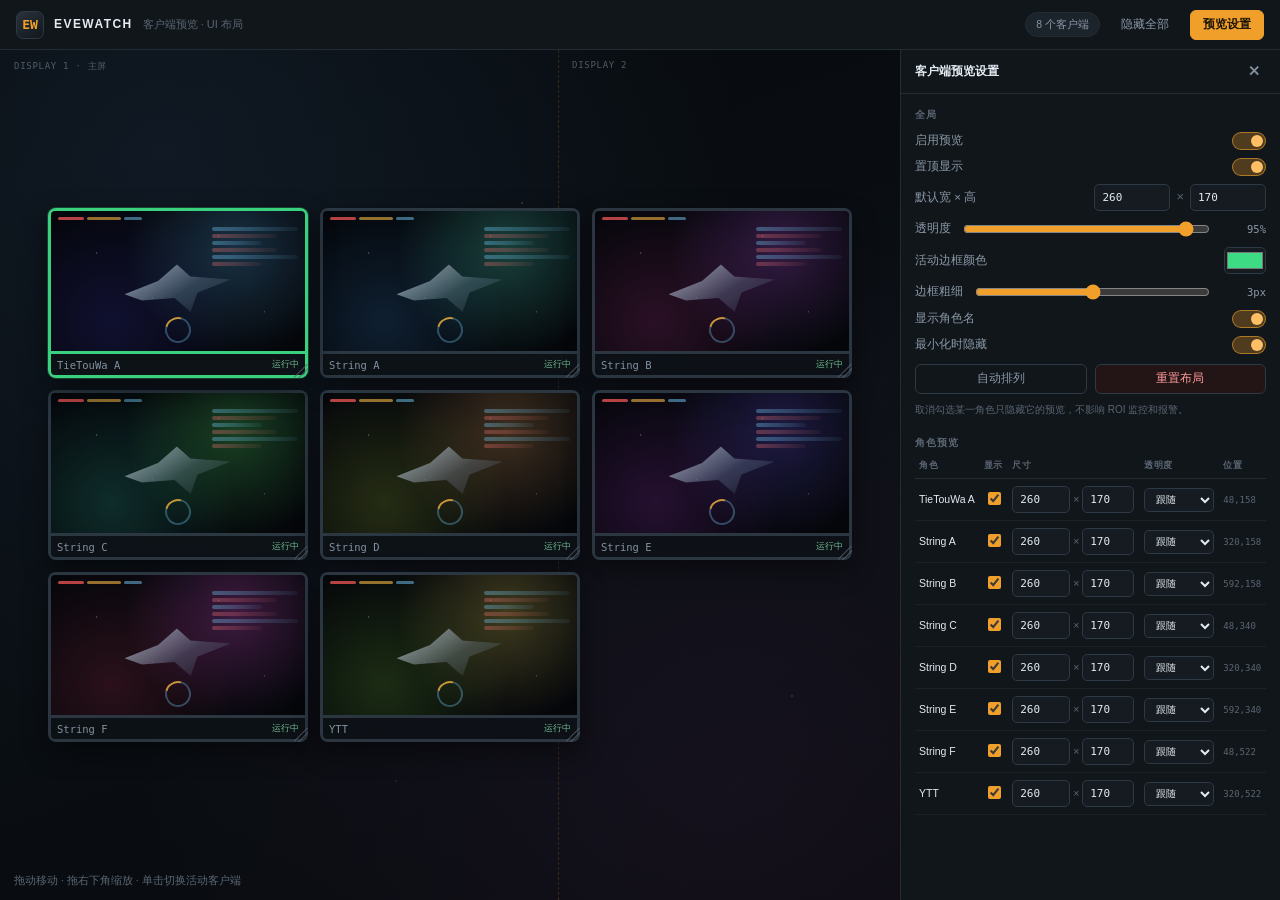
<file: mockup/client-preview/index.html>
<!DOCTYPE html>
<html lang="zh-CN">
<head>
<meta charset="utf-8" />
<meta name="viewport" content="width=device-width, initial-scale=1" />
<title>EveWatch · 客户端预览布局</title>
<style>
  :root {
    --bg: #0a0d10;
    --surface: #11161b;
    --surface2: #151b21;
    --surface3: #1b232b;
    --border: #232c35;
    --border-strong: #2d3944;
    --primary: #f0a02a;
    --primary-hi: #ffbf66;
    --danger: #ff4d4d;
    --text: #e3ebf2;
    --text-sub: #8a98a6;
    --text-dim: #5a6672;
    --active: #3ddc84;
    --bw: 3px;
    --gap: 12px;
    --mono: "Cascadia Mono", "Consolas", monospace;
  }

  * { box-sizing: border-box; }
  html, body { height: 100%; }
  body {
    margin: 0;
    background: var(--bg);
    color: var(--text);
    font: 13px/1.45 "Segoe UI Variable Text", "Microsoft YaHei UI", sans-serif;
    overflow: hidden;
  }

  .app { display: flex; flex-direction: column; height: 100vh; }

  /* ---------------- 顶栏 ---------------- */
  .topbar {
    height: 50px; flex: 0 0 50px;
    display: flex; align-items: center; justify-content: space-between;
    padding: 0 16px;
    background: var(--surface);
    border-bottom: 1px solid var(--border);
  }
  .brand { display: flex; align-items: center; gap: 10px; }
  .logo {
    width: 28px; height: 28px; border-radius: 7px;
    background: linear-gradient(145deg, #2a323c, #11161b);
    border: 1px solid var(--border-strong);
    display: grid; place-items: center;
    color: var(--primary); font: 700 13px var(--mono);
  }
  .brand strong { font-size: 12px; letter-spacing: .12em; }
  .brand span { color: var(--text-dim); font-size: 11px; }
  .top-actions { display: flex; align-items: center; gap: 8px; }
  .chip {
    padding: 4px 10px; border-radius: 999px; font-size: 10.5px;
    background: var(--surface3); color: var(--text-sub);
    border: 1px solid var(--border);
  }
  .btn {
    height: 30px; padding: 0 12px; border-radius: 6px; cursor: pointer;
    background: transparent; color: var(--text-sub);
    border: 1px solid transparent;
    font: 11.5px "Microsoft YaHei UI", sans-serif;
  }
  .btn:hover { background: var(--surface3); color: var(--text); border-color: var(--border-strong); }
  .btn.primary { background: var(--primary); color: #1a1204; font-weight: 600; border-color: var(--primary); }
  .btn.primary:hover { background: var(--primary-hi); }
  .btn.danger { color: #ff9b9b; border-color: #4a2626; background: #231416; }
  .btn.danger:hover { background: #2d181a; }

  /* ---------------- 工作区 ---------------- */
  .workspace { flex: 1; display: flex; min-height: 0; }
  .desk {
    position: relative; flex: 1; min-width: 0; overflow: hidden;
    background:
      radial-gradient(ellipse at 18% 12%, rgba(48, 82, 120, .20), transparent 55%),
      radial-gradient(ellipse at 82% 88%, rgba(80, 46, 92, .18), transparent 58%),
      linear-gradient(160deg, #070a0d 0%, #0a0f14 55%, #07090c 100%);
  }
  .desk::before {
    content: ""; position: absolute; inset: 0; pointer-events: none;
    background-image:
      radial-gradient(1px 1px at 12% 22%, rgba(255,255,255,.55), transparent 100%),
      radial-gradient(1px 1px at 32% 62%, rgba(255,255,255,.35), transparent 100%),
      radial-gradient(1px 1px at 58% 18%, rgba(255,255,255,.45), transparent 100%),
      radial-gradient(1px 1px at 76% 48%, rgba(255,255,255,.30), transparent 100%),
      radial-gradient(1px 1px at 88% 76%, rgba(255,255,255,.40), transparent 100%),
      radial-gradient(1px 1px at 44% 86%, rgba(255,255,255,.25), transparent 100%);
  }
  .monitor-line {
    position: absolute; top: 0; bottom: 0; left: 62%;
    border-left: 1px dashed rgba(240, 160, 42, .18); pointer-events: none;
  }
  .monitor-label {
    position: absolute; top: 10px; font: 9px var(--mono);
    color: rgba(138, 152, 166, .55); pointer-events: none;
    letter-spacing: .08em;
  }
  .monitor-label.a { left: 14px; }
  .monitor-label.b { left: calc(62% + 14px); }

  .hint {
    position: absolute; left: 14px; bottom: 12px;
    font-size: 10.5px; color: var(--text-dim); pointer-events: none;
  }

  /* ---------------- 预览窗 ---------------- */
  .preview {
    position: absolute;
    display: flex; flex-direction: column;
    background: var(--border-strong);
    padding: var(--bw);
    border-radius: 8px;
    box-shadow: 0 10px 28px rgba(0, 0, 0, .5);
    cursor: grab;
    user-select: none;
  }
  .preview.active { background: var(--active); box-shadow: 0 0 0 1px rgba(61, 220, 132, .25), 0 10px 30px rgba(0, 0, 0, .55); }
  .preview.dragging { cursor: grabbing; }
  .preview.hidden { display: none; }

  .thumb {
    position: relative; flex: 1; min-height: 0; overflow: hidden;
    border-radius: 4px 4px 0 0;
    background:
      radial-gradient(circle at 72% 28%, hsla(var(--hue), 68%, 60%, .28), transparent 52%),
      radial-gradient(circle at 24% 78%, hsla(calc(var(--hue) + 40), 62%, 52%, .20), transparent 56%),
      #04060a;
  }
  .thumb::before {
    content: ""; position: absolute; inset: 0;
    background-image:
      radial-gradient(1px 1px at 18% 30%, rgba(255,255,255,.6), transparent 100%),
      radial-gradient(1px 1px at 66% 18%, rgba(255,255,255,.5), transparent 100%),
      radial-gradient(1px 1px at 40% 62%, rgba(255,255,255,.4), transparent 100%),
      radial-gradient(1px 1px at 84% 72%, rgba(255,255,255,.45), transparent 100%);
    opacity: .8;
  }
  .hud-top {
    position: absolute; left: 7px; top: 6px; right: 7px;
    display: flex; gap: 3px; align-items: center;
  }
  .hud-top i {
    display: block; height: 3px; border-radius: 2px;
    background: rgba(120, 210, 255, .55);
  }
  .hud-top i:nth-child(1) { width: 26px; background: rgba(255, 90, 90, .75); }
  .hud-top i:nth-child(2) { width: 34px; background: rgba(255, 190, 70, .6); }
  .hud-top i:nth-child(3) { width: 18px; background: rgba(120, 210, 255, .5); }

  .hud-right {
    position: absolute; right: 7px; top: 16px; width: 34%;
    display: flex; flex-direction: column; gap: 3px;
  }
  .hud-right span {
    height: 4px; border-radius: 2px;
    background: linear-gradient(90deg, rgba(120, 210, 255, .38), rgba(120, 210, 255, .06));
  }
  .hud-right span:nth-child(2n) { width: 76%; background: linear-gradient(90deg, rgba(255, 120, 120, .35), rgba(255, 120, 120, .05)); }
  .hud-right span:nth-child(3n) { width: 58%; }

  .ship {
    position: absolute; left: 50%; top: 56%; width: 46%; height: 38%;
    transform: translate(-50%, -50%) rotate(-8deg);
    background: linear-gradient(155deg, rgba(210, 224, 238, .85), rgba(80, 96, 112, .55) 55%, rgba(20, 26, 32, .3));
    clip-path: polygon(4% 46%, 34% 30%, 52% 4%, 62% 30%, 96% 46%, 66% 62%, 58% 96%, 46% 66%, 18% 62%);
    filter: drop-shadow(0 0 10px hsla(var(--hue), 60%, 60%, .25));
    opacity: .9;
  }
  .cap-ring {
    position: absolute; left: 50%; bottom: 8px; width: 26px; height: 26px;
    margin-left: -13px; border-radius: 50%;
    border: 2px solid rgba(120, 210, 255, .35);
    border-top-color: rgba(255, 190, 70, .8);
    transform: rotate(-30deg);
  }

  .caption {
    height: 21px; flex: 0 0 21px; margin-top: var(--bw);
    display: flex; align-items: center; justify-content: space-between;
    padding: 0 6px; border-radius: 0 0 4px 4px;
    background: #0d1217; color: var(--text-sub);
    font: 10.5px var(--mono);
  }
  .caption b { font-weight: 500; overflow: hidden; text-overflow: ellipsis; white-space: nowrap; }
  .caption em {
    font-style: normal; font-size: 8.5px; color: #7fd6a3;
    opacity: .9; margin-left: 6px;
  }
  .caption.hide { display: none; }

  .resize {
    position: absolute; right: 0; bottom: 0; width: 14px; height: 14px;
    cursor: nwse-resize; z-index: 5;
    background:
      linear-gradient(135deg, transparent 45%, var(--text-dim) 45%, var(--text-dim) 52%, transparent 52%),
      linear-gradient(135deg, transparent 62%, var(--text-dim) 62%, var(--text-dim) 69%, transparent 69%);
    opacity: .55;
  }

  /* ---------------- 设置面板 ---------------- */
  .settings {
    width: 380px; flex: 0 0 380px; min-height: 0;
    display: flex; flex-direction: column;
    background: var(--surface); border-left: 1px solid var(--border);
  }
  .settings.closed { display: none; }
  .panel-head {
    height: 44px; flex: 0 0 44px; display: flex; align-items: center; justify-content: space-between;
    padding: 0 12px 0 14px; border-bottom: 1px solid var(--border);
    font-size: 12px; font-weight: 600;
  }
  .panel-head button {
    width: 28px; height: 28px; border: 0; border-radius: 6px;
    background: transparent; color: var(--text-sub); cursor: pointer;
  }
  .panel-head button:hover { background: var(--surface3); color: var(--text); }
  .panel-body { flex: 1; overflow: auto; padding: 14px; }

  .group { margin-bottom: 18px; }
  .group h4 {
    margin: 0 0 9px; font-size: 10px; font-weight: 600; letter-spacing: .1em;
    color: var(--text-dim); text-transform: uppercase;
  }
  .row { display: flex; align-items: center; justify-content: space-between; gap: 10px; margin: 8px 0; }
  .row label { color: var(--text-sub); font-size: 11.5px; }
  .row .val { width: 44px; text-align: right; font: 10.5px var(--mono); color: var(--text-sub); }
  input[type="number"], select {
    height: 27px; width: 76px; padding: 0 7px; border-radius: 5px;
    background: var(--surface2); color: var(--text);
    border: 1px solid var(--border-strong); outline: none;
    font: 11px var(--mono);
  }
  select { width: 96px; font-family: inherit; }
  input[type="range"] { flex: 1; accent-color: var(--primary); }
  input[type="color"] {
    width: 42px; height: 27px; padding: 0; border: 1px solid var(--border-strong);
    border-radius: 5px; background: var(--surface2); cursor: pointer;
  }
  .switch { position: relative; width: 34px; height: 18px; flex: 0 0 34px; }
  .switch input { opacity: 0; width: 0; height: 0; }
  .switch i {
    position: absolute; inset: 0; border-radius: 999px; cursor: pointer;
    background: #2a343e; border: 1px solid var(--border-strong); transition: .15s;
  }
  .switch i::after {
    content: ""; position: absolute; top: 2px; left: 2px; width: 12px; height: 12px;
    border-radius: 50%; background: #77848f; transition: .15s;
  }
  .switch input:checked + i { background: rgba(240, 160, 42, .28); border-color: rgba(240, 160, 42, .6); }
  .switch input:checked + i::after { left: 18px; background: var(--primary-hi); }

  .actions { display: flex; gap: 8px; margin-top: 10px; }
  .actions .btn { flex: 1; height: 30px; border: 1px solid var(--border-strong); }

  table { width: 100%; border-collapse: collapse; }
  th {
    text-align: left; font-size: 9px; font-weight: 600; color: var(--text-dim);
    padding: 0 4px 6px; border-bottom: 1px solid var(--border);
    letter-spacing: .06em;
  }
  td { padding: 7px 4px; border-bottom: 1px solid rgba(35, 44, 53, .55); font-size: 10.5px; vertical-align: middle; }
  td.name { max-width: 96px; overflow: hidden; text-overflow: ellipsis; white-space: nowrap; }
  td.pos { font: 9px var(--mono); color: var(--text-dim); }
  td .mini-check { accent-color: var(--primary); }
  td select { width: 70px; height: 24px; font-size: 10px; }
  .row-off td { opacity: .45; }

  .note { font-size: 10px; color: var(--text-dim); line-height: 1.6; margin-top: 8px; }
  .empty {
    position: absolute; inset: 0; display: grid; place-items: center;
    color: var(--text-dim); font-size: 12px; pointer-events: none;
  }
  .empty.hidden { display: none; }
</style>
</head>
<body>
<div class="app">
  <header class="topbar">
    <div class="brand">
      <div class="logo">EW</div>
      <strong>EVEWATCH</strong>
      <span>客户端预览 · UI 布局</span>
    </div>
    <div class="top-actions">
      <span class="chip" id="summaryChip">8 个客户端</span>
      <button class="btn" id="toggleAllBtn">隐藏全部</button>
      <button class="btn primary" id="openSettingsBtn">预览设置</button>
    </div>
  </header>

  <div class="workspace">
    <main class="desk" id="desk">
      <div class="monitor-line"></div>
      <div class="monitor-label a">DISPLAY 1 · 主屏</div>
      <div class="monitor-label b">DISPLAY 2</div>
      <div class="hint">拖动移动 · 拖右下角缩放 · 单击切换活动客户端</div>
      <div class="empty hidden" id="emptyState">预览已关闭</div>
    </main>

    <aside class="settings" id="settingsPanel">
      <div class="panel-head">
        客户端预览设置
        <button id="closeSettingsBtn" title="关闭">✕</button>
      </div>
      <div class="panel-body">
        <section class="group">
          <h4>全局</h4>
          <div class="row">
            <label>启用预览</label>
            <span class="switch"><input type="checkbox" id="enabled" checked /><i></i></span>
          </div>
          <div class="row">
            <label>置顶显示</label>
            <span class="switch"><input type="checkbox" id="topmost" checked /><i></i></span>
          </div>
          <div class="row">
            <label>默认宽 × 高</label>
            <div style="display:flex;align-items:center;gap:6px">
              <input type="number" id="defaultW" value="260" min="140" max="800" />
              <span style="color:var(--text-dim)">×</span>
              <input type="number" id="defaultH" value="170" min="100" max="600" />
            </div>
          </div>
          <div class="row">
            <label>透明度</label>
            <input type="range" id="opacity" min="30" max="100" value="95" />
            <span class="val" id="opacityVal">95%</span>
          </div>
          <div class="row">
            <label>活动边框颜色</label>
            <input type="color" id="activeColor" value="#3ddc84" />
          </div>
          <div class="row">
            <label>边框粗细</label>
            <input type="range" id="borderWidth" min="0" max="6" value="3" />
            <span class="val" id="borderWidthVal">3px</span>
          </div>
          <div class="row">
            <label>显示角色名</label>
            <span class="switch"><input type="checkbox" id="showLabel" checked /><i></i></span>
          </div>
          <div class="row">
            <label>最小化时隐藏</label>
            <span class="switch"><input type="checkbox" id="hideMin" checked /><i></i></span>
          </div>
          <div class="actions">
            <button class="btn" id="autoArrange">自动排列</button>
            <button class="btn danger" id="resetLayout">重置布局</button>
          </div>
          <p class="note">取消勾选某一角色只隐藏它的预览，不影响 ROI 监控和报警。</p>
        </section>

        <section class="group">
          <h4>角色预览</h4>
          <table>
            <thead>
              <tr>
                <th>角色</th>
                <th>显示</th>
                <th>尺寸</th>
                <th>透明度</th>
                <th>位置</th>
              </tr>
            </thead>
            <tbody id="accountRows"></tbody>
          </table>
        </section>
      </div>
    </aside>
  </div>
</div>

<script>
(function () {
  const accounts = [
    { name: "TieTouWa A", hue: 205, running: true },
    { name: "String A", hue: 168, running: true },
    { name: "String B", hue: 282, running: true },
    { name: "String C", hue: 128, running: true },
    { name: "String D", hue: 32, hue2: 0, running: true },
    { name: "String E", hue: 248, running: true },
    { name: "String F", hue: 305, running: true },
    { name: "YTT", hue: 52, running: true }
  ];

  const STORAGE_KEY = "evewatch.preview.mock.v1";
  const desk = document.getElementById("desk");
  const emptyState = document.getElementById("emptyState");
  const settingsPanel = document.getElementById("settingsPanel");
  const summaryChip = document.getElementById("summaryChip");
  const toggleAllBtn = document.getElementById("toggleAllBtn");

  let state = loadState();
  let activeName = accounts[0].name;

  function defaults() {
    return {
      enabled: true,
      topmost: true,
      showLabel: true,
      hideMin: true,
      defaultW: 260,
      defaultH: 170,
      opacity: 95,
      activeColor: "#3ddc84",
      borderWidth: 3,
      accounts: {}
    };
  }

  function loadState() {
    const base = defaults();
    try {
      const saved = JSON.parse(localStorage.getItem(STORAGE_KEY) || "{}");
      const merged = Object.assign(base, saved);
      merged.accounts = saved.accounts || {};
      return merged;
    } catch (e) {
      return base;
    }
  }

  function saveState() {
    localStorage.setItem(STORAGE_KEY, JSON.stringify(state));
  }

  function ensureAccount(name) {
    if (!state.accounts[name]) {
      state.accounts[name] = { visible: true, left: null, top: null, width: state.defaultW, height: state.defaultH, opacity: "" };
    }
    return state.accounts[name];
  }

  function clamp(v, min, max) { return Math.max(min, Math.min(max, v)); }

  function applyGlobals() {
    document.documentElement.style.setProperty("--active", state.activeColor);
    document.documentElement.style.setProperty("--bw", state.borderWidth + "px");
    emptyState.classList.toggle("hidden", state.enabled);
    summaryChip.textContent = accounts.length + " 个客户端";
    toggleAllBtn.textContent = state.enabled ? "隐藏全部" : "显示全部";
  }

  function autoArrange() {
    const width = state.defaultW;
    const height = state.defaultH;
    const gap = 12;
    const deskW = Math.max(320, desk.clientWidth);
    const deskH = Math.max(240, desk.clientHeight);
    const columns = Math.max(1, Math.floor((deskW - 24 + gap) / (width + gap)));
    const rows = Math.ceil(accounts.length / columns);
    const totalW = columns * width + (columns - 1) * gap;
    const totalH = rows * height + (rows - 1) * gap;
    const startX = Math.max(14, (deskW - totalW) / 2);
    const startY = Math.max(14, (deskH - totalH) / 2);

    accounts.forEach(function (account, index) {
      const col = index % columns;
      const row = Math.floor(index / columns);
      const item = ensureAccount(account.name);
      item.left = Math.round(startX + col * (width + gap));
      item.top = Math.round(startY + row * (height + gap));
      item.width = width;
      item.height = height;
    });

    saveState();
    render();
  }

  function render() {
    applyGlobals();
    renderPreviews();
    renderRows();
  }

  function renderPreviews() {
    desk.querySelectorAll(".preview").forEach(function (el) { el.remove(); });
    if (!state.enabled) return;

    accounts.forEach(function (account) {
      const item = ensureAccount(account.name);
      if (item.visible === false) return;

      const el = document.createElement("article");
      el.className = "preview" + (account.name === activeName ? " active" : "");
      el.dataset.name = account.name;
      el.style.setProperty("--hue", account.hue);
      el.style.left = (item.left ?? 40) + "px";
      el.style.top = (item.top ?? 40) + "px";
      el.style.width = item.width + "px";
      el.style.height = item.height + "px";
      el.style.opacity = String((item.opacity === "" ? state.opacity : Number(item.opacity)) / 100);
      el.style.zIndex = account.name === activeName ? 30 : 10;

      el.innerHTML =
        '<div class="thumb">' +
          '<div class="hud-top"><i></i><i></i><i></i></div>' +
          '<div class="hud-right"><span></span><span></span><span></span><span></span><span></span><span></span></div>' +
          '<div class="ship"></div>' +
          '<div class="cap-ring"></div>' +
        '</div>' +
        '<div class="caption' + (state.showLabel ? "" : " hide") + '">' +
          '<b>' + account.name + '</b>' +
          (account.running ? '<em>运行中</em>' : '<em style="color:#8a98a6">未运行</em>') +
        '</div>' +
        '<div class="resize" title="拖动缩放"></div>';

      if (!state.topmost) el.style.zIndex = account.name === activeName ? 30 : 10;

      el.addEventListener("pointerdown", onPreviewPointerDown);
      desk.appendChild(el);
    });
  }

  function renderRows() {
    const tbody = document.getElementById("accountRows");
    tbody.innerHTML = "";

    accounts.forEach(function (account) {
      const item = ensureAccount(account.name);
      const tr = document.createElement("tr");
      if (item.visible === false) tr.className = "row-off";

      const position = (item.left == null || item.top == null)
        ? "—"
        : Math.round(item.left) + "," + Math.round(item.top);

      tr.innerHTML =
        '<td class="name" title="' + account.name + '">' + account.name + '</td>' +
        '<td><input class="mini-check" type="checkbox" ' + (item.visible !== false ? "checked" : "") + ' data-act="visible" /></td>' +
        '<td><input type="number" value="' + item.width + '" min="140" max="800" style="width:58px" data-act="width" /><span style="color:var(--text-dim)"> × </span><input type="number" value="' + item.height + '" min="100" max="600" style="width:52px" data-act="height" /></td>' +
        '<td><select data-act="opacity">' +
          '<option value="">跟随</option>' +
          '<option value="80"' + (item.opacity === "80" ? " selected" : "") + '>80%</option>' +
          '<option value="60"' + (item.opacity === "60" ? " selected" : "") + '>60%</option>' +
        '</select></td>' +
        '<td class="pos">' + position + '</td>';

      tr.querySelector('[data-act="visible"]').addEventListener("change", function (e) {
        item.visible = e.target.checked;
        saveState();
        render();
      });

      tr.querySelectorAll('[data-act="width"], [data-act="height"]').forEach(function (input) {
        input.addEventListener("change", function (e) {
          const key = e.target.dataset.act;
          item[key] = clamp(Number(e.target.value) || (key === "width" ? 260 : 170),
            key === "width" ? 140 : 100,
            key === "width" ? 800 : 600);
          saveState();
          render();
        });
      });

      tr.querySelector('[data-act="opacity"]').addEventListener("change", function (e) {
        item.opacity = e.target.value;
        saveState();
        render();
      });

      tbody.appendChild(tr);
    });
  }

  /* ---------------- 拖动 / 缩放 / 激活 ---------------- */
  let drag = null;

  function onPreviewPointerDown(e) {
    if (e.button !== 0) return;
    const el = e.currentTarget;
    const name = el.dataset.name;
    const item = ensureAccount(name);

    if (e.target.classList.contains("resize")) {
      drag = { mode: "resize", name: name, startX: e.clientX, startY: e.clientY, width: item.width, height: item.height, el: el };
      el.setPointerCapture(e.pointerId);
      e.preventDefault();
      return;
    }

    drag = { mode: "move", name: name, startX: e.clientX, startY: e.clientY, left: item.left, top: item.top, el: el, moved: false };
    el.setPointerCapture(e.pointerId);
    e.preventDefault();
  }

  window.addEventListener("pointermove", function (e) {
    if (!drag) return;
    const dx = e.clientX - drag.startX;
    const dy = e.clientY - drag.startY;

    if (drag.mode === "move") {
      if (!drag.moved && Math.abs(dx) + Math.abs(dy) > 4) {
        drag.moved = true;
        drag.el.classList.add("dragging");
      }
      if (!drag.moved) return;

      const item = ensureAccount(drag.name);
      item.left = clamp(drag.left + dx, 0, Math.max(0, desk.clientWidth - 60));
      item.top = clamp(drag.top + dy, 0, Math.max(0, desk.clientHeight - 40));
      drag.el.style.left = item.left + "px";
      drag.el.style.top = item.top + "px";
    } else {
      const item = ensureAccount(drag.name);
      item.width = clamp(drag.width + dx, 140, 800);
      item.height = clamp(drag.height + dy, 100, 600);
      drag.el.style.width = item.width + "px";
      drag.el.style.height = item.height + "px";
    }
  });

  window.addEventListener("pointerup", function () {
    if (!drag) return;

    if (drag.mode === "move" && !drag.moved) {
      activeName = drag.name;
    }

    drag.el.classList.remove("dragging");
    saveState();
    drag = null;
    render();
  });

  /* ---------------- 设置事件 ---------------- */
  function bindSwitch(id, key) {
    document.getElementById(id).addEventListener("change", function (e) {
      state[key] = e.target.checked;
      saveState();
      render();
    });
  }

  bindSwitch("enabled", "enabled");
  bindSwitch("topmost", "topmost");
  bindSwitch("showLabel", "showLabel");
  bindSwitch("hideMin", "hideMin");

  document.getElementById("defaultW").addEventListener("change", function (e) {
    state.defaultW = clamp(Number(e.target.value) || 260, 140, 800);
    saveState();
  });
  document.getElementById("defaultH").addEventListener("change", function (e) {
    state.defaultH = clamp(Number(e.target.value) || 170, 100, 600);
    saveState();
  });

  document.getElementById("opacity").addEventListener("input", function (e) {
    state.opacity = Number(e.target.value);
    document.getElementById("opacityVal").textContent = state.opacity + "%";
    saveState();
    renderPreviews();
  });

  document.getElementById("borderWidth").addEventListener("input", function (e) {
    state.borderWidth = Number(e.target.value);
    document.getElementById("borderWidthVal").textContent = state.borderWidth + "px";
    saveState();
    renderPreviews();
  });

  document.getElementById("activeColor").addEventListener("input", function (e) {
    state.activeColor = e.target.value;
    saveState();
    renderPreviews();
  });

  document.getElementById("autoArrange").addEventListener("click", autoArrange);

  document.getElementById("resetLayout").addEventListener("click", function () {
    state.accounts = {};
    saveState();
    autoArrange();
  });

  document.getElementById("openSettingsBtn").addEventListener("click", function () {
    settingsPanel.classList.remove("closed");
  });
  document.getElementById("closeSettingsBtn").addEventListener("click", function () {
    settingsPanel.classList.add("closed");
  });

  toggleAllBtn.addEventListener("click", function () {
    state.enabled = !state.enabled;
    document.getElementById("enabled").checked = state.enabled;
    saveState();
    render();
  });

  window.addEventListener("resize", function () {
    // 保持窗口在桌面范围内
    accounts.forEach(function (account) {
      const item = ensureAccount(account.name);
      if (item.left != null) {
        item.left = clamp(item.left, 0, Math.max(0, desk.clientWidth - 80));
        item.top = clamp(item.top, 0, Math.max(0, desk.clientHeight - 50));
      }
    });
    saveState();
    renderPreviews();
  });

  /* ---------------- 初始化 ---------------- */
  document.getElementById("enabled").checked = state.enabled;
  document.getElementById("topmost").checked = state.topmost;
  document.getElementById("showLabel").checked = state.showLabel;
  document.getElementById("hideMin").checked = state.hideMin;
  document.getElementById("defaultW").value = state.defaultW;
  document.getElementById("defaultH").value = state.defaultH;
  document.getElementById("opacity").value = state.opacity;
  document.getElementById("opacityVal").textContent = state.opacity + "%";
  document.getElementById("borderWidth").value = state.borderWidth;
  document.getElementById("borderWidthVal").textContent = state.borderWidth + "px";
  document.getElementById("activeColor").value = state.activeColor;

  accounts.forEach(function (account) { ensureAccount(account.name); });
  const hasPosition = accounts.some(function (a) { return state.accounts[a.name].left != null; });
  if (!hasPosition) {
    autoArrange();
  } else {
    render();
  }
})();
</script>
</body>
</html>
</file>
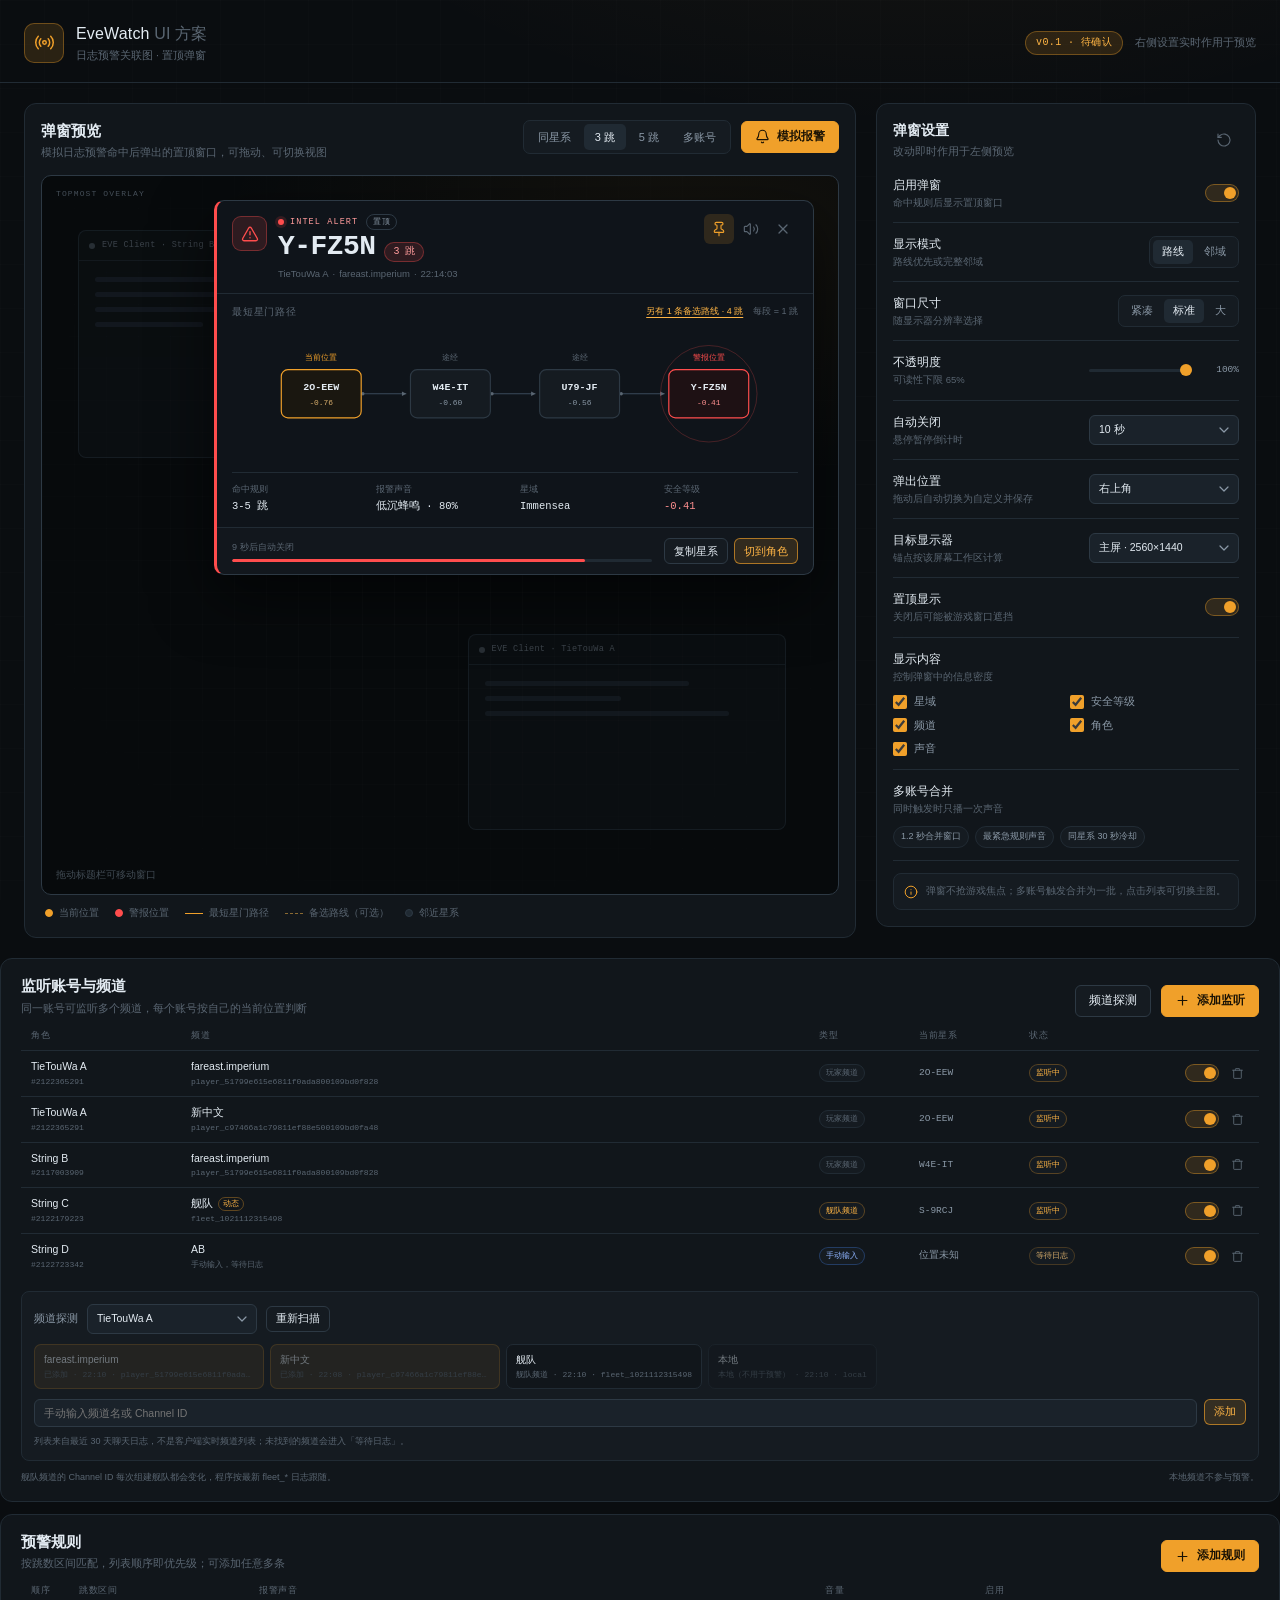
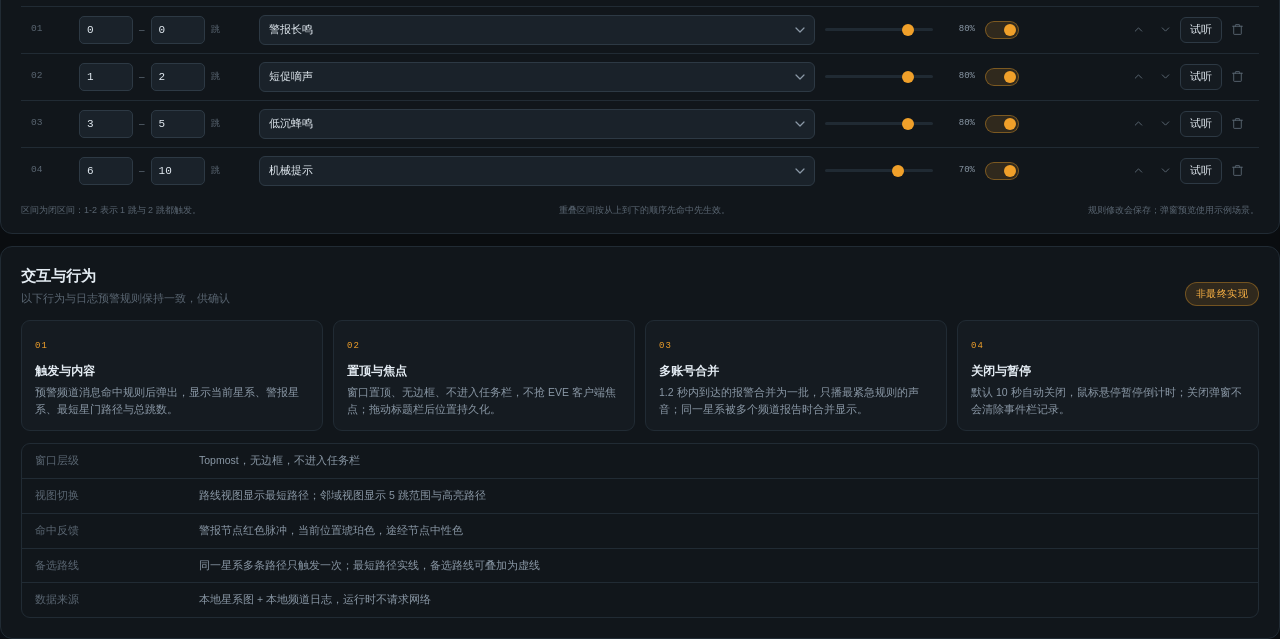
<file: mockup/intel-alert-window/index.html>
<!DOCTYPE html>
<html lang="zh-CN">
<head>
  <meta charset="UTF-8">
  <meta name="viewport" content="width=device-width, initial-scale=1">
  <title>EveWatch · 日志预警弹窗 UI 方案</title>
  <link rel="stylesheet" href="styles.css">
</head>
<body>
  <header class="app-header reveal">
    <div class="brand">
      <span class="brand-mark" aria-hidden="true">
        <svg viewBox="0 0 24 24" fill="none" stroke="currentColor" stroke-width="1.7" stroke-linecap="round" stroke-linejoin="round">
          <path d="M4.9 19.1C1 15.2 1 8.8 4.9 4.9"/>
          <path d="M7.8 16.2a6 6 0 0 1 0-8.4"/>
          <path d="M16.2 7.8a6 6 0 0 1 0 8.4"/>
          <path d="M19.1 4.9C23 8.8 23 15.2 19.1 19.1"/>
          <circle cx="12" cy="12" r="2"/>
        </svg>
      </span>
      <div>
        <div class="brand-title">EveWatch <span>UI 方案</span></div>
        <div class="brand-sub">日志预警关联图 · 置顶弹窗</div>
      </div>
    </div>
    <div class="header-meta">
      <span class="status-chip">v0.1 · 待确认</span>
      <span class="header-note">右侧设置实时作用于预览</span>
    </div>
  </header>

  <main class="workspace">
    <section class="preview-panel reveal">
      <div class="panel-head">
        <div>
          <h1>弹窗预览</h1>
          <p>模拟日志预警命中后弹出的置顶窗口，可拖动、可切换视图</p>
        </div>
        <div class="preview-actions">
          <div class="segmented" data-segment="scenario" aria-label="报警场景">
            <button type="button" data-value="same">同星系</button>
            <button type="button" data-value="jump3" class="active">3 跳</button>
            <button type="button" data-value="jump5">5 跳</button>
            <button type="button" data-value="batch">多账号</button>
          </div>
          <button type="button" class="btn btn-primary" id="simulateBtn">
            <svg class="icon" viewBox="0 0 24 24" fill="none" stroke="currentColor" stroke-width="1.8" stroke-linecap="round" stroke-linejoin="round" aria-hidden="true">
              <path d="M10.268 21a2 2 0 0 0 3.464 0"/>
              <path d="M3.262 15.326A1 1 0 0 0 4 17h16a1 1 0 0 0 .74-1.673C19.41 13.956 18 12.499 18 8A6 6 0 0 0 6 8c0 4.499-1.411 5.956-2.738 7.326"/>
            </svg>
            模拟报警
          </button>
        </div>
      </div>

      <div class="stage" id="stage">
        <div class="stage-bg" aria-hidden="true">
          <div class="stage-grid"></div>
          <div class="fake-window fw-one">
            <div class="fake-title"><i></i><span>EVE Client · String B</span></div>
            <div class="fake-lines"><i></i><i></i><i></i><i></i></div>
          </div>
          <div class="fake-window fw-two">
            <div class="fake-title"><i></i><span>EVE Client · TieTouWa A</span></div>
            <div class="fake-lines"><i></i><i></i><i></i></div>
          </div>
          <span class="stage-tag">TOPMOST OVERLAY</span>
        </div>

        <article class="alert-window" id="alertWindow" data-position="top-right" data-size="standard" data-view="route" data-topmost="true">
          <header class="alert-head" id="alertHead">
            <span class="alert-icon" aria-hidden="true">
              <svg viewBox="0 0 24 24" fill="none" stroke="currentColor" stroke-width="1.8" stroke-linecap="round" stroke-linejoin="round">
                <path d="m21.73 18-8-14a2 2 0 0 0-3.48 0l-8 14A2 2 0 0 0 4 21h16a2 2 0 0 0 1.73-3Z"/>
                <path d="M12 9v4"/>
                <path d="M12 17h.01"/>
              </svg>
            </span>

            <div class="alert-head-text">
              <div class="alert-kicker">
                <span class="pulse-dot"></span>
                <span id="alertKickerText">INTEL ALERT</span>
                <span class="topmost-chip" id="topmostChip">置顶</span>
              </div>
              <div class="alert-title-row">
                <h2 id="alertSystem">Y-FZ5N</h2>
                <span class="jump-badge" id="jumpBadge">3 跳</span>
              </div>
              <div class="alert-sub">
                <span data-part="character" id="alertCharacter">TieTouWa A</span>
                <span class="sub-sep" data-part="character">·</span>
                <span data-part="channel" id="alertChannel">fareast.imperium</span>
                <span class="sub-sep" data-part="channel">·</span>
                <span id="alertTime">22:14:03</span>
              </div>
            </div>

            <div class="alert-actions">
              <button type="button" class="icon-btn is-active" id="pinBtn" title="取消置顶">
                <svg viewBox="0 0 24 24" fill="none" stroke="currentColor" stroke-width="1.7" stroke-linecap="round" stroke-linejoin="round" aria-hidden="true">
                  <path d="M12 17v5"/>
                  <path d="M9 10.76a2 2 0 0 1-1.11 1.79l-1.78.9A2 2 0 0 0 5 15.24V16a1 1 0 0 0 1 1h12a1 1 0 0 0 1-1v-.76a2 2 0 0 0-1.11-1.79l-1.78-.9A2 2 0 0 1 15 10.76V7a1 1 0 0 1 1-1 2 2 0 0 0 0-4H8a2 2 0 0 0 0 4 1 1 0 0 1 1 1z"/>
                </svg>
              </button>
              <button type="button" class="icon-btn" id="muteBtn" title="静音">
                <svg viewBox="0 0 24 24" fill="none" stroke="currentColor" stroke-width="1.7" stroke-linecap="round" stroke-linejoin="round" aria-hidden="true">
                  <path d="M11 4.7a.7.7 0 0 0-1.2-.5L6.4 7.6A1.4 1.4 0 0 1 5.4 8H3a1 1 0 0 0-1 1v6a1 1 0 0 0 1 1h2.4a1.4 1.4 0 0 1 1 .4l3.4 3.4a.7.7 0 0 0 1.2-.5z"/>
                  <path d="M16 9a5 5 0 0 1 0 6"/>
                  <path d="M19.4 18.4a9 9 0 0 0 0-12.8"/>
                </svg>
              </button>
              <button type="button" class="icon-btn danger" id="closeBtn" title="关闭">
                <svg viewBox="0 0 24 24" fill="none" stroke="currentColor" stroke-width="1.9" stroke-linecap="round" aria-hidden="true">
                  <path d="M18 6 6 18"/>
                  <path d="m6 6 12 12"/>
                </svg>
              </button>
            </div>
          </header>

          <div class="alert-body">
            <div class="viz-head">
              <span id="vizTitle">最短星门路径</span>
              <div class="viz-tools">
                <button type="button" class="link-btn" id="altRouteBtn" hidden>备选路线</button>
                <span class="viz-hint" id="vizHint">每段 = 1 跳</span>
              </div>
            </div>
            <div class="viz" id="routeViz"></div>
            <div class="viz alt-viz" id="altRouteViz" hidden></div>
            <div class="viz viz-neighborhood" id="neighborhoodViz" hidden></div>

            <div class="meta-row">
              <div class="meta-item">
                <span>命中规则</span>
                <strong id="ruleText">2-5 跳</strong>
              </div>
              <div class="meta-item" data-content="sound">
                <span>报警声音</span>
                <strong id="soundText">低沉蜂鸣 · 80%</strong>
              </div>
              <div class="meta-item" data-content="region">
                <span>星域</span>
                <strong id="regionText">Immensea</strong>
              </div>
              <div class="meta-item" data-content="security">
                <span>安全等级</span>
                <strong id="securityText" class="danger-text">-0.41</strong>
              </div>
            </div>

            <div class="batch-list" id="batchList" hidden></div>
            <div class="batch-note" id="batchNote" hidden></div>
          </div>

          <footer class="alert-foot">
            <div class="countdown" id="countdown">
              <span id="countdownText">10 秒后自动关闭</span>
              <div class="progress"><i id="progressBar"></i></div>
            </div>
            <div class="foot-actions">
              <button type="button" class="btn btn-mini" id="copyBtn">复制星系</button>
              <button type="button" class="btn btn-mini primary" id="focusBtn">切到角色</button>
            </div>
          </footer>
        </article>

        <div class="stage-empty" id="stageEmpty" hidden>
          <span class="stage-empty-icon" aria-hidden="true">
            <svg viewBox="0 0 24 24" fill="none" stroke="currentColor" stroke-width="1.6" stroke-linecap="round" stroke-linejoin="round">
              <path d="M18 8A6 6 0 0 0 6 8c0 7-3 9-3 9h18s-3-2-3-9"/>
              <path d="M13.73 21a2 2 0 0 1-3.46 0"/>
              <path d="m2 2 20 20"/>
            </svg>
          </span>
          <strong id="stageEmptyTitle">弹窗已关闭</strong>
          <span id="stageEmptyDetail">点击「模拟报警」重新显示</span>
        </div>

        <div class="stage-hint">拖动标题栏可移动窗口</div>
      </div>

      <div class="legend">
        <span><i class="legend-dot current"></i>当前位置</span>
        <span><i class="legend-dot alert"></i>警报位置</span>
        <span><i class="legend-line"></i>最短星门路径</span>
        <span><i class="legend-line alt"></i>备选路线（可选）</span>
        <span><i class="legend-dot muted"></i>邻近星系</span>
      </div>
    </section>

    <aside class="settings-panel reveal">
      <div class="panel-head compact">
        <div>
          <h2>弹窗设置</h2>
          <p>改动即时作用于左侧预览</p>
        </div>
        <button type="button" class="icon-btn" id="resetBtn" title="重置设置">
          <svg viewBox="0 0 24 24" fill="none" stroke="currentColor" stroke-width="1.7" stroke-linecap="round" stroke-linejoin="round" aria-hidden="true">
            <path d="M3 12a9 9 0 1 0 3-6.7L3 8"/>
            <path d="M3 3v5h5"/>
          </svg>
        </button>
      </div>

      <div class="setting-group">
        <div class="setting-label">
          <span>启用弹窗</span>
          <small>命中规则后显示置顶窗口</small>
        </div>
        <button type="button" class="switch" role="switch" aria-checked="true" data-toggle="enabled"><i></i></button>
      </div>

      <div class="setting-group">
        <div class="setting-label">
          <span>显示模式</span>
          <small>路线优先或完整邻域</small>
        </div>
        <div class="segmented small" data-segment="view" aria-label="显示模式">
          <button type="button" data-value="route" class="active">路线</button>
          <button type="button" data-value="neighborhood">邻域</button>
        </div>
      </div>

      <div class="setting-group">
        <div class="setting-label">
          <span>窗口尺寸</span>
          <small>随显示器分辨率选择</small>
        </div>
        <div class="segmented small" data-segment="size" aria-label="窗口尺寸">
          <button type="button" data-value="compact">紧凑</button>
          <button type="button" data-value="standard" class="active">标准</button>
          <button type="button" data-value="large">大</button>
        </div>
      </div>

      <div class="setting-group">
        <div class="setting-label">
          <span>不透明度</span>
          <small>可读性下限 65%</small>
        </div>
        <div class="range-row">
          <input type="range" id="opacityRange" min="65" max="100" value="100" aria-label="不透明度">
          <output id="opacityValue">100%</output>
        </div>
      </div>

      <div class="setting-group">
        <div class="setting-label">
          <span>自动关闭</span>
          <small>悬停暂停倒计时</small>
        </div>
        <select id="autoCloseSelect" aria-label="自动关闭">
          <option value="5">5 秒</option>
          <option value="10" selected>10 秒</option>
          <option value="30">30 秒</option>
          <option value="0">不自动关闭</option>
        </select>
      </div>

      <div class="setting-group">
        <div class="setting-label">
          <span>弹出位置</span>
          <small>拖动后自动切换为自定义并保存</small>
        </div>
        <select id="positionSelect" aria-label="弹出位置">
          <option value="top-right" selected>右上角</option>
          <option value="top-left">左上角</option>
          <option value="bottom-right">右下角</option>
          <option value="bottom-left">左下角</option>
          <option value="center">屏幕居中</option>
          <option value="wall-side">ROI 并排窗旁</option>
          <option value="custom">自定义（拖拽）</option>
        </select>
      </div>

      <div class="setting-group">
        <div class="setting-label">
          <span>目标显示器</span>
          <small>锚点按该屏幕工作区计算</small>
        </div>
        <select id="monitorSelect" aria-label="目标显示器">
          <option value="primary" selected>主屏 · 2560×1440</option>
          <option value="secondary">扩展屏 · 1920×1080</option>
        </select>
      </div>

      <div class="setting-group">
        <div class="setting-label">
          <span>置顶显示</span>
          <small>关闭后可能被游戏窗口遮挡</small>
        </div>
        <button type="button" class="switch" role="switch" aria-checked="true" data-toggle="topmost"><i></i></button>
      </div>

      <div class="setting-group stack">
        <div class="setting-label">
          <span>显示内容</span>
          <small>控制弹窗中的信息密度</small>
        </div>
        <div class="check-grid">
          <label class="check"><input type="checkbox" data-content-toggle="region" checked><span>星域</span></label>
          <label class="check"><input type="checkbox" data-content-toggle="security" checked><span>安全等级</span></label>
          <label class="check"><input type="checkbox" data-content-toggle="channel" checked><span>频道</span></label>
          <label class="check"><input type="checkbox" data-content-toggle="character" checked><span>角色</span></label>
          <label class="check"><input type="checkbox" data-content-toggle="sound" checked><span>声音</span></label>
        </div>
      </div>

      <div class="setting-group stack">
        <div class="setting-label">
          <span>多账号合并</span>
          <small>同时触发时只播一次声音</small>
        </div>
        <div class="static-chips">
          <span>1.2 秒合并窗口</span>
          <span>最紧急规则声音</span>
          <span>同星系 30 秒冷却</span>
        </div>
      </div>

      <div class="settings-note">
        <svg viewBox="0 0 24 24" fill="none" stroke="currentColor" stroke-width="1.7" stroke-linecap="round" stroke-linejoin="round" aria-hidden="true">
          <circle cx="12" cy="12" r="10"/>
          <path d="M12 16v-4"/>
          <path d="M12 8h.01"/>
        </svg>
        <span>弹窗不抢游戏焦点；多账号触发合并为一批，点击列表可切换主图。</span>
      </div>
    </aside>
  </main>

  <section class="listeners-panel reveal">
    <div class="rules-head">
      <div>
        <h2>监听账号与频道</h2>
        <p>同一账号可监听多个频道，每个账号按自己的当前位置判断</p>
      </div>
      <div class="preview-actions">
        <button type="button" class="btn" id="probeToggleBtn">频道探测</button>
        <button type="button" class="btn btn-primary" id="addListenerBtn">
          <svg class="icon" viewBox="0 0 24 24" fill="none" stroke="currentColor" stroke-width="1.9" stroke-linecap="round" aria-hidden="true">
            <path d="M12 5v14"/>
            <path d="M5 12h14"/>
          </svg>
          添加监听
        </button>
      </div>
    </div>

    <div class="listener-table-head" aria-hidden="true">
      <span>角色</span>
      <span>频道</span>
      <span>类型</span>
      <span>当前星系</span>
      <span>状态</span>
      <span></span>
    </div>

    <div class="listener-table" id="listenerTable"></div>

    <div class="listener-probe" id="listenerProbe">
      <div class="probe-head">
        <span>频道探测</span>
        <select id="probeCharacter" aria-label="探测角色"></select>
        <button type="button" class="btn btn-mini" id="rescanChannelsBtn">重新扫描</button>
      </div>

      <div class="probe-channels" id="probeChannels"></div>

      <div class="probe-manual">
        <input type="text" id="manualChannel" placeholder="手动输入频道名或 Channel ID">
        <button type="button" class="btn btn-mini primary" id="addManualChannelBtn">添加</button>
      </div>

      <div class="probe-note">列表来自最近 30 天聊天日志，不是客户端实时频道列表；未找到的频道会进入「等待日志」。</div>
    </div>

    <div class="rules-foot">
      <span>舰队频道的 Channel ID 每次组建舰队都会变化，程序按最新 fleet_* 日志跟随。</span>
      <span>本地频道不参与预警。</span>
    </div>
  </section>

  <section class="rules-panel reveal">
    <div class="rules-head">
      <div>
        <h2>预警规则</h2>
        <p>按跳数区间匹配，列表顺序即优先级；可添加任意多条</p>
      </div>
      <button type="button" class="btn btn-primary" id="addRuleBtn">
        <svg class="icon" viewBox="0 0 24 24" fill="none" stroke="currentColor" stroke-width="1.9" stroke-linecap="round" aria-hidden="true">
          <path d="M12 5v14"/>
          <path d="M5 12h14"/>
        </svg>
        添加规则
      </button>
    </div>

    <div class="rule-table-head" aria-hidden="true">
      <span>顺序</span>
      <span>跳数区间</span>
      <span>报警声音</span>
      <span>音量</span>
      <span>启用</span>
      <span></span>
    </div>

    <div class="rule-table" id="ruleTable"></div>

    <div class="rules-foot">
      <span>区间为闭区间：1-2 表示 1 跳与 2 跳都触发。</span>
      <span>重叠区间按从上到下的顺序先命中先生效。</span>
      <span>规则修改会保存；弹窗预览使用示例场景。</span>
    </div>
  </section>

  <section class="notes reveal">
    <div class="notes-head">
      <div>
        <h2>交互与行为</h2>
        <p>以下行为与日志预警规则保持一致，供确认</p>
      </div>
      <span class="notes-tag">非最终实现</span>
    </div>

    <div class="note-grid">
      <article class="note-card">
        <span class="note-index">01</span>
        <h3>触发与内容</h3>
        <p>预警频道消息命中规则后弹出，显示当前星系、警报星系、最短星门路径与总跳数。</p>
      </article>
      <article class="note-card">
        <span class="note-index">02</span>
        <h3>置顶与焦点</h3>
        <p>窗口置顶、无边框、不进入任务栏，不抢 EVE 客户端焦点；拖动标题栏后位置持久化。</p>
      </article>
      <article class="note-card">
        <span class="note-index">03</span>
        <h3>多账号合并</h3>
        <p>1.2 秒内到达的报警合并为一批，只播最紧急规则的声音；同一星系被多个频道报告时合并显示。</p>
      </article>
      <article class="note-card">
        <span class="note-index">04</span>
        <h3>关闭与暂停</h3>
        <p>默认 10 秒自动关闭，鼠标悬停暂停倒计时；关闭弹窗不会清除事件栏记录。</p>
      </article>
    </div>

    <div class="spec-table">
      <div class="spec-row"><span>窗口层级</span><strong>Topmost，无边框，不进入任务栏</strong></div>
      <div class="spec-row"><span>视图切换</span><strong>路线视图显示最短路径；邻域视图显示 5 跳范围与高亮路径</strong></div>
      <div class="spec-row"><span>命中反馈</span><strong>警报节点红色脉冲，当前位置琥珀色，途经节点中性色</strong></div>
      <div class="spec-row"><span>备选路线</span><strong>同一星系多条路径只触发一次；最短路径实线，备选路线可叠加为虚线</strong></div>
      <div class="spec-row"><span>数据来源</span><strong>本地星系图 + 本地频道日志，运行时不请求网络</strong></div>
    </div>
  </section>

  <div class="toast" id="toast" role="status" aria-live="polite"></div>

  <script src="mock.js"></script>
  <script src="app.js"></script>
</body>
</html>
</file>
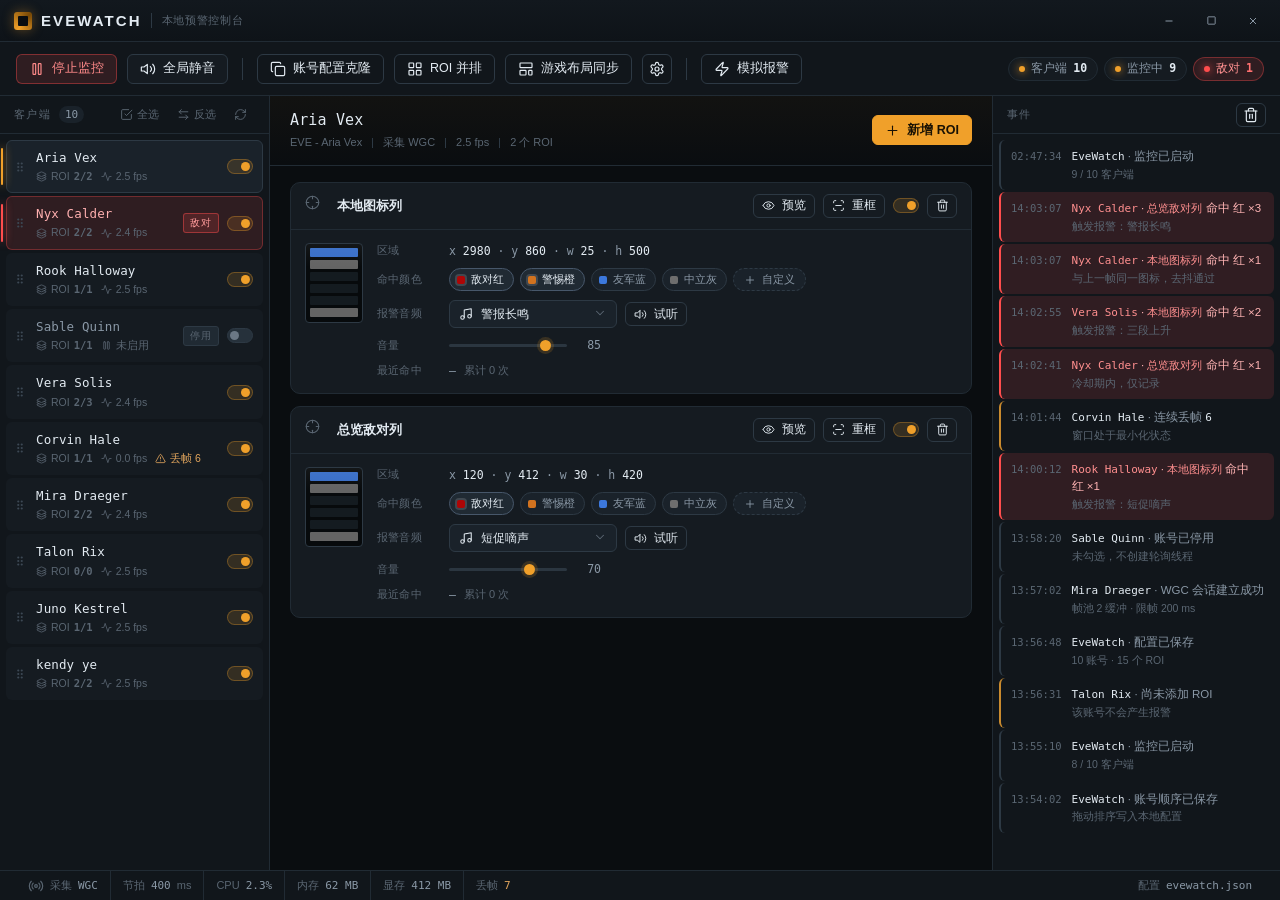
<file: mockup/ui-layout.html>
<!DOCTYPE html>
<html lang="zh-CN">
<head>
<meta charset="UTF-8">
<meta name="viewport" content="width=device-width, initial-scale=1">
<title>EveWatch · 本地预警控制台</title>
<style>
/* ============================================================
   Design Tokens — tech-dark / industrial-utilitarian
   ============================================================ */
:root{
  --bg:            #0a0d10;
  --surface:       #11161b;
  --surface-2:     #151b21;
  --surface-3:     #1a222a;
  --surface-4:     #202a33;
  --border:        #212b34;
  --border-strong: #2d3944;

  --text:      #e3ebf2;
  --text-sub:  #8a98a6;
  --text-dim:  #5a6672;

  --primary:      #f0a02a;
  --primary-hi:   #ffb545;
  --primary-dim:  rgba(240,160,42,.14);
  --primary-line: rgba(240,160,42,.32);

  --danger:     #ff4d4d;
  --danger-dim: rgba(255,77,77,.13);

  --st-red:   #ad0606;
  --st-grey:  #6e6e6e;
  --st-blue:  #3c78dc;
  --st-orange:#d2731f;

  --font-display: "Bahnschrift", "DIN Alternate", "Segoe UI Variable Display", "Microsoft YaHei UI", sans-serif;
  --font-body:    "Segoe UI Variable Text", "Segoe UI", "Microsoft YaHei UI", "PingFang SC", sans-serif;
  --font-mono:    "Cascadia Mono", "Consolas", "SFMono-Regular", monospace;

  --r-sm: 4px;  --r-md: 6px;  --r-lg: 10px;
  --sh-1: 0 1px 2px rgba(0,0,0,.45);
  --sh-2: 0 10px 30px rgba(0,0,0,.5);

  --titlebar-h: 42px;
  --toolbar-h:  54px;
  --statusbar-h: 30px;

  --ease: cubic-bezier(.2,.7,.3,1);
}

*{ box-sizing:border-box; margin:0; padding:0; }

html,body{ height:100%; }
body{
  background:var(--bg);
  color:var(--text);
  font-family:var(--font-body);
  font-size:13px;
  line-height:1.45;
  overflow:hidden;
  -webkit-font-smoothing:antialiased;
}
body::before{
  content:""; position:fixed; inset:0; pointer-events:none; z-index:0;
  background:
    radial-gradient(720px 420px at 12% -8%, rgba(240,160,42,.09), transparent 62%),
    radial-gradient(640px 380px at 96% 4%, rgba(60,120,220,.06), transparent 60%);
}
body::after{
  content:""; position:fixed; inset:0; pointer-events:none; z-index:0; opacity:.32;
  background-image:
    linear-gradient(to right, rgba(255,255,255,.018) 1px, transparent 1px),
    linear-gradient(to bottom, rgba(255,255,255,.018) 1px, transparent 1px);
  background-size:36px 36px;
}

.ic{ flex:none; }
.ic-slot{ display:inline-flex; align-items:center; }

/* ============================================================
   Shell
   ============================================================ */
.app{
  position:relative; z-index:1;
  height:100vh; min-width:1180px;
  display:grid;
  grid-template-rows:var(--titlebar-h) var(--toolbar-h) 1fr var(--statusbar-h);
}

/* ---- Title bar ---- */
.titlebar{
  display:flex; align-items:center; gap:10px;
  padding:0 6px 0 14px;
  background:linear-gradient(180deg,#12181e,#0e1318);
  border-bottom:1px solid var(--border);
  -webkit-app-region:drag;
}
.brand{ display:flex; align-items:center; gap:9px; }
.brand-mark{
  width:18px; height:18px; border-radius:3px; position:relative;
  background:conic-gradient(from 210deg, var(--primary), #7a4a06 55%, var(--primary));
  box-shadow:0 0 12px rgba(240,160,42,.35);
}
.brand-mark::after{
  content:""; position:absolute; inset:4px; border-radius:1px; background:var(--bg);
}
.brand-name{
  font-family:var(--font-display); font-size:15px; letter-spacing:.14em;
  text-transform:uppercase; font-weight:600;
}
.brand-sub{
  font-size:11px; color:var(--text-dim); letter-spacing:.06em;
  padding-left:10px; border-left:1px solid var(--border-strong);
}
.win-controls{ margin-left:auto; display:flex; }
.win-btn{
  width:42px; height:var(--titlebar-h); border:0; background:transparent;
  color:var(--text-sub); cursor:pointer; display:grid; place-items:center;
  transition:background .12s var(--ease), color .12s var(--ease);
}
.win-btn:hover{ background:var(--surface-3); color:var(--text); }
.win-btn.close:hover{ background:#c0392b; color:#fff; }

/* ---- Toolbar ---- */
.toolbar{
  display:flex; align-items:center; gap:10px;
  padding:0 16px;
  background:var(--surface);
  border-bottom:1px solid var(--border);
}
.tb-sep{ width:1px; height:22px; background:var(--border-strong); margin:0 4px; }
.tb-spacer{ flex:1; }

.btn{
  display:inline-flex; align-items:center; gap:7px;
  height:30px; padding:0 12px;
  border:1px solid var(--border-strong); border-radius:var(--r-md);
  background:var(--surface-2); color:var(--text);
  font-family:var(--font-body); font-size:12.5px; cursor:pointer;
  transition:background .12s var(--ease), border-color .12s var(--ease), color .12s var(--ease);
  white-space:nowrap;
}
.btn:hover{ background:var(--surface-3); border-color:#3b4956; }
.btn:active{ transform:translateY(1px); }
.btn[aria-pressed="true"]{ background:var(--primary-dim); border-color:var(--primary-line); color:var(--primary-hi); }
.btn.primary{
  background:var(--primary); border-color:var(--primary); color:#1a1204; font-weight:600;
}
.btn.primary:hover{ background:var(--primary-hi); border-color:var(--primary-hi); }
.btn.running{ background:var(--danger-dim); border-color:rgba(255,77,77,.4); color:#ff8a8a; }
.btn.running:hover{ background:rgba(255,77,77,.2); }
.btn.ghost{ background:transparent; }
.btn.sm{ height:24px; padding:0 8px; font-size:11.5px; }
.btn.icon-only{ width:30px; padding:0; justify-content:center; }
.btn:disabled{ opacity:.4; cursor:not-allowed; }

.summary{ display:flex; align-items:center; gap:6px; }
.pill{
  display:inline-flex; align-items:center; gap:6px;
  height:24px; padding:0 10px; border-radius:100px;
  background:var(--surface-2); border:1px solid var(--border);
  font-size:11.5px; color:var(--text-sub); font-variant-numeric:tabular-nums;
}
.pill b{ color:var(--text); font-weight:600; font-family:var(--font-mono); font-size:11.5px; }
.pill.alarm{ background:var(--danger-dim); border-color:rgba(255,77,77,.35); color:#ff9090; }
.pill.alarm b{ color:#ff7070; }
.dot{ width:6px; height:6px; border-radius:50%; background:var(--text-dim); flex:none; }
.dot.on{ background:var(--primary); box-shadow:0 0 8px var(--primary); }
.dot.danger{ background:var(--danger); box-shadow:0 0 8px var(--danger); }

/* ---- Workspace ---- */
.workspace{
  display:grid;
  grid-template-columns:298px minmax(420px,1fr) 340px;
  min-height:0;
  background:var(--bg);
}
.col{ display:flex; flex-direction:column; min-height:0; min-width:0; }
.col-accounts{ background:var(--surface); border-right:1px solid var(--border); }
.col-detail{ background:var(--bg); }
.col-events{ background:var(--surface); border-left:1px solid var(--border); }

.col-head{
  display:flex; align-items:center; gap:8px;
  height:38px; padding:0 14px; flex:none;
  border-bottom:1px solid var(--border);
}
.col-title{
  font-family:var(--font-display); font-size:11px; letter-spacing:.12em;
  text-transform:uppercase; color:var(--text-dim);
}
.col-head .count{
  font-family:var(--font-mono); font-size:11px; color:var(--text-sub);
  padding:1px 6px; border-radius:100px; background:var(--surface-3);
}
.col-head .tb-spacer{ flex:1; }

.col-body{ flex:1; overflow-y:auto; min-height:0; }
.col-body::-webkit-scrollbar{ width:9px; }
.col-body::-webkit-scrollbar-thumb{ background:#232e38; border-radius:9px; border:2px solid transparent; background-clip:content-box; }
.col-body::-webkit-scrollbar-thumb:hover{ background:#313e4a; background-clip:content-box; }
.col-body::-webkit-scrollbar-track{ background:transparent; }

/* ---- Account list ---- */
.acc-list{ padding:6px; display:flex; flex-direction:column; gap:3px; }

.acc-row{
  position:relative;
  display:grid; grid-template-columns:14px 1fr auto; align-items:center; gap:9px;
  padding:8px 9px 8px 6px;
  border:1px solid transparent; border-radius:var(--r-md);
  background:var(--surface-2);
  cursor:pointer;
  transition:background .12s var(--ease), border-color .12s var(--ease);
}
.acc-row:hover{ background:var(--surface-3); }
.acc-row.selected{ background:var(--surface-3); border-color:var(--border-strong); }
.acc-row.selected::before{
  content:""; position:absolute; left:-6px; top:7px; bottom:7px; width:2px;
  border-radius:2px; background:var(--primary); box-shadow:0 0 10px var(--primary);
}
.acc-row.off{ opacity:.52; }
.acc-row.hostile{ background:var(--danger-dim); border-color:rgba(255,77,77,.32); }
.acc-row.hostile::before{
  content:""; position:absolute; left:-6px; top:7px; bottom:7px; width:2px;
  border-radius:2px; background:var(--danger); box-shadow:0 0 10px var(--danger);
}
.acc-row.dragging{ opacity:.35; background:var(--surface-4); }
.acc-row.flash{ animation:flash .7s ease-out 2; }
@keyframes flash{ 0%,100%{ box-shadow:0 0 0 0 rgba(255,77,77,0) } 50%{ box-shadow:0 0 0 3px rgba(255,77,77,.3) } }

.grip{ color:#3c4854; cursor:grab; display:grid; place-items:center; }
.grip:active{ cursor:grabbing; }
.acc-row:hover .grip{ color:var(--text-dim); }

.acc-main{ min-width:0; }
.acc-name{
  font-family:var(--font-mono); font-size:12.5px; letter-spacing:.01em;
  color:var(--text); white-space:nowrap; overflow:hidden; text-overflow:ellipsis;
}
.acc-row.off .acc-name{ color:var(--text-sub); }
.acc-row.hostile .acc-name{ color:#ffb0b0; }
.acc-meta{
  display:flex; align-items:center; gap:8px; margin-top:2px;
  font-size:10.5px; color:var(--text-dim); font-variant-numeric:tabular-nums;
}
.acc-meta .m{ display:inline-flex; align-items:center; gap:4px; }
.acc-meta .m.warn{ color:#e0a45c; }
.acc-right{ display:flex; align-items:center; gap:8px; }

.badge{
  font-size:9.5px; font-family:var(--font-display); letter-spacing:.1em; text-transform:uppercase;
  padding:2px 6px; border-radius:3px; border:1px solid transparent;
}
.badge.hostile{ background:rgba(255,77,77,.16); border-color:rgba(255,77,77,.45); color:#ff9b9b; }
.badge.disabled{ background:var(--surface-4); border-color:var(--border-strong); color:var(--text-dim); }

/* switch */
.switch{
  position:relative; width:32px; height:18px; flex:none;
  border-radius:100px; background:#26313b; border:1px solid var(--border-strong);
  cursor:pointer; transition:background .16s var(--ease), border-color .16s var(--ease);
}
.switch::after{
  content:""; position:absolute; top:2px; left:2px; width:12px; height:12px; border-radius:50%;
  background:#6b7885; transition:transform .18s var(--ease), background .18s var(--ease);
}
.switch[aria-checked="true"]{ background:var(--primary-dim); border-color:var(--primary-line); }
.switch[aria-checked="true"]::after{ transform:translateX(14px); background:var(--primary); }
.switch.sm{ width:26px; height:15px; }
.switch.sm::after{ width:9px; height:9px; top:2px; left:2px; }
.switch.sm[aria-checked="true"]::after{ transform:translateX(11px); }

/* ---- Detail column ---- */
.detail-head{
  display:flex; align-items:center; gap:12px; flex:none;
  padding:14px 20px; border-bottom:1px solid var(--border);
  background:linear-gradient(180deg, rgba(240,160,42,.035), transparent);
}
.dh-name{
  font-family:var(--font-mono); font-size:15px; letter-spacing:.01em;
}
.dh-sub{ display:flex; align-items:center; gap:10px; margin-top:3px; font-size:11px; color:var(--text-dim); font-variant-numeric:tabular-nums; }
.dh-sub .sep{ width:1px; height:10px; background:var(--border-strong); }
.detail-actions{ margin-left:auto; display:flex; gap:8px; }

.roi-list{ padding:16px 20px 28px; display:flex; flex-direction:column; gap:12px; }

.roi-card{
  border:1px solid var(--border); border-radius:var(--r-lg);
  background:var(--surface-2);
  transition:border-color .14s var(--ease), background .14s var(--ease);
}
.roi-card:hover{ border-color:var(--border-strong); }
.roi-card.off{ opacity:.6; }
.roi-card.hit{ border-color:rgba(255,77,77,.42); background:linear-gradient(180deg, rgba(255,77,77,.07), transparent 60%), var(--surface-2); }

.roi-head{
  display:flex; align-items:center; gap:10px;
  padding:11px 14px; border-bottom:1px solid var(--border);
}
.roi-title{ font-size:13px; font-weight:600; letter-spacing:.01em; }
.roi-title-input{
  background:transparent; border:1px solid transparent; border-radius:var(--r-sm);
  color:var(--text); font-family:var(--font-body); font-size:13px; font-weight:600;
  padding:2px 6px; width:190px;
}
.roi-title-input:hover{ border-color:var(--border-strong); }
.roi-title-input:focus{ outline:none; border-color:var(--primary-line); background:var(--surface-3); }
.roi-head .right{ margin-left:auto; display:flex; align-items:center; gap:8px; }

.roi-body{ display:grid; grid-template-columns:58px 1fr; gap:14px; padding:13px 14px; }

/* ROI preview strip */
.roi-preview{
  width:58px; height:80px; border-radius:var(--r-sm);
  background:#070a0c; border:1px solid var(--border-strong);
  padding:4px; display:flex; flex-direction:column; gap:3px; overflow:hidden; position:relative;
}
.roi-preview .px{ height:9px; border-radius:1px; flex:none; opacity:.9; }
.roi-preview .px.empty{ background:#161d23; }
.roi-preview::after{
  content:""; position:absolute; inset:0;
  background:linear-gradient(180deg, rgba(255,255,255,.05), transparent 30%);
  pointer-events:none;
}

.roi-fields{ display:flex; flex-direction:column; gap:9px; min-width:0; }
.field{ display:grid; grid-template-columns:62px 1fr; align-items:center; gap:10px; }
.field-label{ font-size:11px; color:var(--text-dim); letter-spacing:.02em; }
.field-value{ display:flex; align-items:center; gap:8px; min-width:0; flex-wrap:wrap; }
.mono{ font-family:var(--font-mono); font-size:11.5px; color:var(--text-sub); font-variant-numeric:tabular-nums; }
.mono b{ color:var(--text); font-weight:500; }

/* color chips */
.chips{ display:flex; gap:6px; }
.chip{
  display:inline-flex; align-items:center; gap:6px;
  height:23px; padding:0 9px 0 7px; border-radius:100px;
  border:1px solid var(--border-strong); background:var(--surface-3);
  font-size:11px; color:var(--text-sub); cursor:pointer;
  transition:border-color .12s var(--ease), color .12s var(--ease), background .12s var(--ease);
}
.chip:hover{ border-color:#3b4956; color:var(--text); }
.chip .sw{ width:8px; height:8px; border-radius:2px; flex:none; }
.chip[aria-pressed="true"]{ background:var(--surface-4); border-color:#47576a; color:var(--text); }
.chip[aria-pressed="true"] .sw{ box-shadow:0 0 0 2px rgba(255,255,255,.14); }

/* audio select trigger */
.audio-trigger{
  display:inline-flex; align-items:center; gap:8px;
  height:28px; padding:0 9px; min-width:168px;
  border:1px solid var(--border-strong); border-radius:var(--r-md);
  background:var(--surface-3); color:var(--text); cursor:pointer;
  font-size:12px; transition:border-color .12s var(--ease), background .12s var(--ease);
}
.audio-trigger:hover{ background:var(--surface-4); border-color:#47576a; }
.audio-trigger .label{ flex:1; text-align:left; white-space:nowrap; overflow:hidden; text-overflow:ellipsis; }
.audio-trigger.custom .label{ font-family:var(--font-mono); font-size:11px; color:var(--primary-hi); }
.audio-trigger .caret{ color:var(--text-dim); transition:transform .16s var(--ease); }
.audio-trigger.open{ border-color:var(--primary-line); }
.audio-trigger.open .caret{ transform:rotate(180deg); }

/* popover */
.popover{
  position:fixed; z-index:90; min-width:250px;
  background:var(--surface-3); border:1px solid var(--border-strong); border-radius:var(--r-md);
  box-shadow:var(--sh-2); padding:5px;
  animation:pop .14s var(--ease) both;
}
@keyframes pop{ from{ opacity:0; transform:translateY(-4px) scale(.985) } to{ opacity:1; transform:none } }
.pop-item{
  display:flex; align-items:center; gap:9px;
  padding:7px 9px; border-radius:var(--r-sm); cursor:pointer;
  transition:background .1s var(--ease);
}
.pop-item:hover{ background:var(--surface-4); }
.pop-item .pi-name{ font-size:12px; display:block; }
.pop-item .pi-desc{ font-size:10.5px; color:var(--text-dim); margin-top:1px; display:block; }
.pop-item .pi-main{ flex:1; min-width:0; display:flex; flex-direction:column; }
.pop-item .pi-check{ color:var(--primary); opacity:0; }
.pop-item[aria-selected="true"] .pi-check{ opacity:1; }
.pop-sep{ height:1px; background:var(--border-strong); margin:5px 4px; }
.pop-wave{
  width:26px; height:16px; flex:none; display:flex; align-items:center; gap:1.5px;
}
.pop-wave i{ flex:1; background:var(--text-dim); border-radius:1px; }

/* volume */
.range{ -webkit-appearance:none; appearance:none; width:118px; height:16px; background:transparent; cursor:pointer; }
.range::-webkit-slider-runnable-track{ height:3px; border-radius:3px; background:#2b3640; }
.range::-webkit-slider-thumb{
  -webkit-appearance:none; width:11px; height:11px; margin-top:-4px; border-radius:50%;
  background:var(--primary); box-shadow:0 0 0 3px rgba(240,160,42,.16);
}
.range::-moz-range-track{ height:3px; border-radius:3px; background:#2b3640; }
.range::-moz-range-thumb{ width:11px; height:11px; border:0; border-radius:50%; background:var(--primary); }

/* empty state */
.empty{
  margin:auto; padding:40px 24px; text-align:center; max-width:340px;
}
.empty .mark{
  width:56px; height:56px; margin:0 auto 14px; border-radius:var(--r-lg);
  display:grid; place-items:center; color:var(--text-dim);
  border:1px dashed var(--border-strong); background:var(--surface);
}
.empty h3{ font-family:var(--font-display); font-size:14px; letter-spacing:.04em; font-weight:600; }
.empty p{ margin:7px 0 16px; font-size:12px; color:var(--text-dim); line-height:1.6; }

/* ---- Event column ---- */
.ev-list{ padding:6px 6px 16px; display:flex; flex-direction:column; gap:2px; }
.ev{
  display:grid; grid-template-columns:auto 1fr; gap:10px;
  padding:8px 10px; border-radius:var(--r-md);
  border-left:2px solid transparent;
  transition:background .12s var(--ease);
}
.ev:hover{ background:var(--surface-2); }
.ev .t{ font-family:var(--font-mono); font-size:10.5px; color:var(--text-dim); padding-top:1px; }
.ev .c{ font-size:11.5px; color:var(--text-sub); }
.ev .c b{ color:var(--text); font-weight:500; font-family:var(--font-mono); font-size:11px; }
.ev .c .tagline{ display:block; margin-top:2px; color:var(--text-dim); font-size:10.5px; }
.ev.hit{ border-left-color:var(--danger); background:var(--danger-dim); }
.ev.hit .c{ color:#ffb4b4; }
.ev.hit .c b{ color:#ff8f8f; }
.ev.info{ border-left-color:var(--border-strong); }
.ev.warn{ border-left-color:#c98a2e; }

/* ---- Status bar ---- */
.statusbar{
  display:flex; align-items:center; gap:0;
  padding:0 16px; background:var(--surface);
  border-top:1px solid var(--border);
  font-size:11px; color:var(--text-dim); font-variant-numeric:tabular-nums;
}
.sb-item{ display:flex; align-items:center; gap:6px; padding:0 12px; height:100%; }
.sb-item + .sb-item{ border-left:1px solid var(--border); }
.sb-item b{ font-family:var(--font-mono); color:var(--text-sub); font-weight:500; }
.sb-item.warn b{ color:#e0a45c; }

/* ---- Toast ---- */
.toast-host{ position:fixed; right:18px; bottom:44px; z-index:120; display:flex; flex-direction:column; gap:8px; align-items:flex-end; }
.toast{
  display:flex; align-items:center; gap:9px;
  padding:9px 13px; border-radius:var(--r-md);
  background:var(--surface-3); border:1px solid var(--border-strong);
  box-shadow:var(--sh-2); font-size:12px; color:var(--text);
  animation:toastIn .22s var(--ease) both;
}
.toast.out{ animation:toastOut .2s var(--ease) both; }
.toast .ic{ color:var(--primary); }
@keyframes toastIn{ from{ opacity:0; transform:translateX(14px) } to{ opacity:1; transform:none } }
@keyframes toastOut{ to{ opacity:0; transform:translateX(14px) } }

/* ---- Modal ---- */
.backdrop{
  position:fixed; inset:0; z-index:100; background:rgba(4,6,8,.68);
  backdrop-filter:blur(3px); display:grid; place-items:center;
  animation:fade .16s var(--ease) both;
}
@keyframes fade{ from{opacity:0} to{opacity:1} }
.modal{
  width:420px; background:var(--surface-2);
  border:1px solid var(--border-strong); border-radius:var(--r-lg);
  box-shadow:var(--sh-2); overflow:hidden;
  animation:pop .2s var(--ease) both;
}
.modal-head{
  display:flex; align-items:center; gap:9px; padding:14px 16px;
  border-bottom:1px solid var(--border);
}
.modal-head h3{ font-family:var(--font-display); font-size:13px; letter-spacing:.06em; text-transform:uppercase; }
.modal-body{ padding:16px; display:flex; flex-direction:column; gap:10px; }
.path-box{
  display:flex; align-items:center; gap:8px;
  padding:9px 11px; border-radius:var(--r-md);
  background:var(--bg); border:1px solid var(--border-strong);
  font-family:var(--font-mono); font-size:11.5px; color:var(--text);
}
.path-box .ic{ color:var(--primary); }
.path-box span{ flex:1; overflow:hidden; text-overflow:ellipsis; white-space:nowrap; }
.hint{ font-size:11px; color:var(--text-dim); line-height:1.6; }
.modal-foot{ display:flex; justify-content:flex-end; gap:8px; padding:0 16px 16px; }

/* ---- header mini actions ---- */
.head-actions{ display:flex; align-items:center; gap:2px; }
.mini-btn{
  display:inline-flex; align-items:center; gap:4px;
  height:22px; padding:0 7px;
  border:1px solid transparent; border-radius:var(--r-sm);
  background:transparent; color:var(--text-dim);
  font-family:var(--font-body); font-size:11px; cursor:pointer;
  transition:background .12s var(--ease), color .12s var(--ease), border-color .12s var(--ease);
}
.mini-btn:hover{ background:var(--surface-3); color:var(--text); border-color:var(--border-strong); }
.mini-btn:active{ transform:translateY(1px); }

/* ============================================================
   ROI 并排显示 · 置顶窗
   ============================================================ */
.wall{
  position:fixed; z-index:80; width:648px;
  background:var(--surface); border:1px solid var(--border-strong);
  border-radius:var(--r-lg); box-shadow:0 20px 54px rgba(0,0,0,.62), 0 0 0 1px rgba(0,0,0,.4);
  overflow:hidden; animation:pop .2s var(--ease) both;
}
.wall-bar{
  display:flex; align-items:center; gap:9px;
  height:32px; padding:0 8px 0 12px;
  background:linear-gradient(180deg,#161d24,#111619);
  border-bottom:1px solid var(--border); cursor:grab; user-select:none;
}
.wall-bar:active{ cursor:grabbing; }
.wall-title{
  font-family:var(--font-display); font-size:11px; letter-spacing:.11em;
  text-transform:uppercase; color:var(--text-sub);
}
.wall-pin{
  display:inline-flex; align-items:center; gap:5px;
  height:19px; padding:0 8px; border-radius:100px;
  background:var(--primary-dim); border:1px solid var(--primary-line);
  color:var(--primary-hi); font-size:10px; letter-spacing:.02em;
}
.wall-stat{
  margin-left:auto; font-family:var(--font-mono); font-size:10.5px; color:var(--text-dim);
}
.wall-body{
  display:flex; align-items:flex-start; gap:5px;
  padding:12px; background:var(--bg);
  max-height:212px; overflow-x:auto; overflow-y:hidden;
}
.wall-body::-webkit-scrollbar{ height:8px; }
.wall-body::-webkit-scrollbar-thumb{ background:#232e38; border-radius:8px; border:2px solid transparent; background-clip:content-box; }
.wall-strip{
  flex:none; width:48px; padding:5px 3px;
  display:flex; flex-direction:column; align-items:center; gap:4px;
  border:1px solid transparent; border-radius:var(--r-sm);
  cursor:pointer;
  transition:background .18s var(--ease), border-color .18s var(--ease), box-shadow .18s var(--ease);
}
.wall-strip:hover{ background:var(--surface-2); border-color:var(--border-strong); }
.wall-strip.alarm{
  background:var(--danger-dim); border-color:rgba(255,77,77,.5);
  box-shadow:inset 0 0 22px rgba(255,77,77,.16), 0 0 16px rgba(255,77,77,.14);
}
.wall-strip.focused{ border-color:var(--primary-line); background:var(--primary-dim); }
.wall-strip.alarm.focused{ border-color:rgba(255,120,120,.72); }
.wall-name{
  width:40px; text-align:center;
  font-family:var(--font-mono); font-size:9.5px; color:var(--text-sub);
  overflow:hidden; text-overflow:ellipsis; white-space:nowrap;
}
.wall-strip.alarm .wall-name{ color:#ffa3a3; }
.wall-col{
  width:26px; padding:2px; border-radius:3px;
  background:#070a0c; border:1px solid var(--border-strong);
  display:flex; flex-direction:column; gap:2px;
}
.wall-col i{ display:block; height:7px; border-radius:1px; }
.wall-strip.alarm .wall-col{ border-color:rgba(255,77,77,.45); }
.wall-tag{ font-family:var(--font-mono); font-size:9px; color:var(--text-dim); }

/* ============================================================
   对话框 · 选项列表
   ============================================================ */
.notice{
  display:flex; gap:9px; padding:10px 12px; border-radius:var(--r-md);
  background:rgba(240,160,42,.07); border:1px solid var(--primary-line);
  color:#d9ae6c; font-size:11.5px; line-height:1.6;
}
.notice .ic{ margin-top:2px; flex:none; }
.opt-list{ display:flex; flex-direction:column; gap:2px; }
.opt{
  display:flex; align-items:center; gap:10px;
  padding:9px 10px; border-radius:var(--r-md);
  border:1px solid transparent; cursor:pointer;
  transition:background .12s var(--ease), border-color .12s var(--ease);
}
.opt:hover{ background:var(--surface-3); }
.opt.on{ background:var(--surface-3); border-color:var(--border-strong); }
.checkbox{
  width:16px; height:16px; flex:none; border-radius:3px;
  border:1px solid var(--border-strong); background:var(--surface);
  display:grid; place-items:center; color:transparent;
  transition:background .12s var(--ease), border-color .12s var(--ease);
}
.opt.on .checkbox{ background:var(--primary); border-color:var(--primary); color:#1a1204; }
.opt-main{ flex:1; min-width:0; }
.opt-label{ font-size:12.5px; }
.opt-desc{ font-size:10.5px; color:var(--text-dim); margin-top:1px; }
.src-box{
  display:flex; align-items:center; gap:9px;
  padding:10px 12px; border-radius:var(--r-md);
  background:var(--bg); border:1px solid var(--border-strong);
}
.src-box .k{ font-size:11px; color:var(--text-dim); }
.src-box .v{ font-family:var(--font-mono); font-size:12px; color:var(--text); }
.src-box .arrow{ color:var(--text-dim); }
.src-box .to{ font-family:var(--font-mono); font-size:12px; color:var(--primary-hi); }

/* ============================================================
   颜色提取器
   ============================================================ */
.picker-cols{ display:grid; grid-template-columns:252px 1fr; gap:16px; }
.pg-cap{ display:flex; align-items:center; justify-content:space-between; margin-bottom:7px; }
.pg-cap .t{ font-size:11px; color:var(--text-dim); }
.pg-cap .mono{ font-size:10.5px; }
.pg{
  display:grid;
  grid-template-columns:repeat(16, 1fr);
  grid-template-rows:repeat(16, 1fr);
  width:252px; height:252px;
  border:1px solid var(--border-strong); border-radius:var(--r-sm);
  overflow:hidden; background:#0b0f13; cursor:crosshair;
}
.pg i{ display:block; }
.pg i:hover{ position:relative; z-index:1; outline:1px solid #fff; outline-offset:-1px; }
.swatch{
  display:flex; align-items:center; gap:11px;
  padding:11px 12px; border-radius:var(--r-md);
  background:var(--bg); border:1px solid var(--border-strong);
}
.swatch .big{ width:40px; height:40px; flex:none; border-radius:var(--r-sm); border:1px solid rgba(255,255,255,.18); }
.swatch .meta{ min-width:0; }
.swatch .hex{ font-family:var(--font-mono); font-size:15px; letter-spacing:.02em; }
.swatch .nm{ font-size:11px; color:var(--text-dim); margin-top:2px; }
.io{ display:grid; grid-template-columns:44px 1fr; align-items:center; gap:9px; }
.io .k{ font-size:11px; color:var(--text-dim); }
.inp{
  height:28px; width:100%; padding:0 9px; border-radius:var(--r-md);
  background:var(--surface-3); border:1px solid var(--border-strong);
  color:var(--text); font-family:var(--font-mono); font-size:12px;
}
.inp::placeholder{ color:#46525e; font-family:var(--font-body); }
.inp:focus{ outline:none; border-color:var(--primary-line); background:var(--surface-4); }
.inp.rgb3{ width:58px; }
.pal-list{ display:flex; flex-wrap:wrap; gap:6px; }
.pal-item{
  display:inline-flex; align-items:center; gap:7px;
  height:26px; padding:0 5px 0 8px; border-radius:100px;
  background:var(--surface-3); border:1px solid var(--border-strong);
  font-size:11px; color:var(--text-sub);
}
.pal-item .sw2{ width:10px; height:10px; flex:none; border-radius:2px; }
.pal-item .rm{
  width:16px; height:16px; flex:none; border:0; border-radius:50%;
  background:transparent; color:var(--text-dim); cursor:pointer;
  display:grid; place-items:center;
}
.pal-item .rm:hover{ background:rgba(255,77,77,.18); color:#ff8f8f; }
.chip.add{ border-style:dashed; padding:0 10px; }
.chip.add:hover{ color:var(--primary-hi); border-color:var(--primary-line); }

/* ============================================================
   游戏布局同步 · 独立窗口
   ============================================================ */
.sync{
  position:fixed; z-index:82; width:944px;
  display:flex; flex-direction:column;
  max-height:calc(100vh - 96px);
  background:var(--surface); border:1px solid var(--border-strong);
  border-radius:var(--r-lg); box-shadow:0 24px 60px rgba(0,0,0,.66), 0 0 0 1px rgba(0,0,0,.4);
  overflow:hidden; animation:pop .2s var(--ease) both;
}
.sync-bar{
  display:flex; align-items:center; gap:9px; flex:none;
  height:34px; padding:0 8px 0 12px;
  background:linear-gradient(180deg,#161d24,#111619);
  border-bottom:1px solid var(--border); cursor:grab; user-select:none;
}
.sync-bar:active{ cursor:grabbing; }
.sync-title{
  font-family:var(--font-display); font-size:11px; letter-spacing:.11em;
  text-transform:uppercase; color:var(--text-sub);
}
.guard{
  display:inline-flex; align-items:center; gap:6px;
  height:21px; padding:0 9px; border-radius:100px; cursor:pointer;
  font-size:10.5px; border:1px solid var(--border-strong);
  background:var(--surface-3); color:var(--text-sub);
  transition:background .14s var(--ease), border-color .14s var(--ease), color .14s var(--ease);
}
.guard:hover{ border-color:#3b4956; }
.guard.ok{ background:rgba(240,160,42,.1); border-color:var(--primary-line); color:var(--primary-hi); }
.guard.bad{ background:var(--danger-dim); border-color:rgba(255,77,77,.45); color:#ff9b9b; }

.sync-toolbar{
  display:flex; align-items:center; gap:12px; flex:none;
  padding:12px 14px; border-bottom:1px solid var(--border);
}
.fld{ display:flex; align-items:center; gap:7px; }
.fld .k{ font-size:11px; color:var(--text-dim); }
.selwrap{ position:relative; display:inline-flex; align-items:center; }
.sel{
  appearance:none; -webkit-appearance:none;
  height:28px; width:214px; padding:0 26px 0 10px;
  border:1px solid var(--border-strong); border-radius:var(--r-md);
  background:var(--surface-3); color:var(--text);
  font-family:var(--font-body); font-size:11.5px; cursor:pointer;
}
.sel:focus{ outline:none; border-color:var(--primary-line); }
.selwrap .selcaret{ position:absolute; right:8px; display:flex; color:var(--text-dim); pointer-events:none; }
.seg{
  display:inline-flex; padding:2px; gap:2px;
  border:1px solid var(--border-strong); border-radius:var(--r-md); background:var(--surface-3);
}
.seg button{
  height:22px; padding:0 12px; border:0; border-radius:var(--r-sm);
  background:transparent; color:var(--text-sub);
  font-family:var(--font-body); font-size:11.5px; cursor:pointer;
  transition:background .12s var(--ease), color .12s var(--ease);
}
.seg button:hover{ color:var(--text); }
.seg button.on{ background:var(--surface-4); color:var(--text); box-shadow:var(--sh-1); }

.sync-warn{
  display:flex; gap:9px; flex:none;
  margin:12px 14px 0; padding:9px 12px; border-radius:var(--r-md);
  background:rgba(240,160,42,.07); border:1px solid var(--primary-line);
  color:#d9ae6c; font-size:11.5px; line-height:1.6;
}
.sync-warn .ic{ margin-top:1px; flex:none; }
.sync-warn.blocked{ background:var(--danger-dim); border-color:rgba(255,77,77,.4); color:#ffb0b0; }

.sync-cols{ display:grid; grid-template-columns:1fr 1.18fr; gap:14px; padding:12px 14px; min-height:0; }
.pane{ display:flex; flex-direction:column; min-height:0; min-width:0; }
.pane-head{ display:flex; align-items:center; gap:6px; flex:none; margin-bottom:7px; }
.pane-title{ font-size:11.5px; color:var(--text-sub); }
.pane-box{
  flex:1; min-height:132px; max-height:232px; overflow-y:auto;
  padding:4px; border:1px solid var(--border); border-radius:var(--r-md);
  background:var(--surface-2);
}
.pane-box::-webkit-scrollbar{ width:8px; }
.pane-box::-webkit-scrollbar-thumb{ background:#232e38; border-radius:8px; border:2px solid transparent; background-clip:content-box; }

.row{
  display:grid; grid-template-columns:16px minmax(0,1fr) auto;
  align-items:center; gap:9px;
  padding:7px 9px; border-radius:var(--r-sm); cursor:pointer;
  transition:background .12s var(--ease), box-shadow .12s var(--ease);
}
.row:hover{ background:var(--surface-3); }
.row.on{ background:var(--surface-4); }
.row.src{ background:var(--primary-dim); box-shadow:inset 2px 0 0 var(--primary); cursor:default; }
.row-main{ min-width:0; }
.row-name{
  display:flex; align-items:center; gap:7px;
  font-family:var(--font-mono); font-size:12px; color:var(--text);
  white-space:nowrap; overflow:hidden;
}
.row-name .id{ color:var(--text-dim); font-size:10.5px; }
.row-sub{ margin-top:1px; font-size:10.5px; color:var(--text-dim); font-variant-numeric:tabular-nums; }
.cbox{
  width:15px; height:15px; flex:none; border-radius:3px;
  border:1px solid var(--border-strong); background:var(--surface);
  display:grid; place-items:center; color:transparent;
}
.row.on .cbox{ background:var(--primary); border-color:var(--primary); color:#1a1204; }
.rad{
  width:14px; height:14px; flex:none; border-radius:50%;
  border:1px solid var(--border-strong); background:var(--surface);
  display:grid; place-items:center;
}
.rad::after{ content:""; width:6px; height:6px; border-radius:50%; background:transparent; }
.row.src .rad{ border-color:var(--primary); }
.row.src .rad::after{ background:var(--primary); }
.st{
  font-family:var(--font-display); font-size:9.5px; letter-spacing:.08em;
  padding:2px 6px; border-radius:3px; border:1px solid transparent; white-space:nowrap;
}
.st.same{ background:var(--surface-4); border-color:var(--border-strong); color:var(--text-dim); }
.st.diff{ background:var(--primary-dim); border-color:var(--primary-line); color:var(--primary-hi); }
.st.src{ background:rgba(60,120,220,.15); border-color:rgba(60,120,220,.42); color:#8ab4f0; }
.alias-inp{
  height:20px; width:100%; max-width:170px; padding:0 6px;
  border:1px solid transparent; border-radius:var(--r-sm);
  background:transparent; color:var(--text);
  font-family:var(--font-body); font-size:11.5px;
}
.alias-inp:hover{ border-color:var(--border-strong); }
.alias-inp:focus{ outline:none; background:var(--surface-3); border-color:var(--primary-line); }

.sync-foot{ display:flex; align-items:center; gap:10px; flex:none; padding:0 14px 12px; }
.sync-status{ flex:1; min-width:0; font-size:11.5px; color:var(--text-sub); }
.sync-status b{ font-family:var(--font-mono); color:var(--text); font-weight:500; }
.sync-log{
  flex:none; height:108px; margin:0 14px 14px; padding:9px 11px;
  border:1px solid var(--border); border-radius:var(--r-md);
  background:#080b0e; overflow-y:auto;
  font-family:var(--font-mono); font-size:11px; line-height:1.75;
}
.sync-log::-webkit-scrollbar{ width:8px; }
.sync-log::-webkit-scrollbar-thumb{ background:#232e38; border-radius:8px; border:2px solid transparent; background-clip:content-box; }
.sync-log div{ white-space:pre-wrap; word-break:break-all; }
.l-info{ color:var(--text-dim); }
.l-ok{ color:var(--text); }
.l-warn{ color:#e0a45c; }
.l-err{ color:#ff8f8f; }
.ts{ color:#3f4b57; }

/* ---- boot choreography ---- */
.reveal{ animation:rise .42s var(--ease) both; }
@keyframes rise{ from{ opacity:0; transform:translateY(7px) } to{ opacity:1; transform:none } }
.boot-row{ animation:rise .34s var(--ease) both; }

@media (max-width:1320px){
  .workspace{ grid-template-columns:270px 1fr 288px; }
  .wall{ width:566px; }
}
@media (max-width:1200px){
  .workspace{ grid-template-columns:260px 1fr; }
  .col-events{ display:none; }
}
</style>
</head>
<body>

<div class="app">

  <!-- Title bar -->
  <header class="titlebar reveal" style="animation-delay:.02s">
    <div class="brand">
      <div class="brand-mark"></div>
      <span class="brand-name">EveWatch</span>
      <span class="brand-sub">本地预警控制台</span>
    </div>
    <div class="win-controls">
      <button class="win-btn" title="最小化">
        <svg width="12" height="12" viewBox="0 0 24 24" fill="none" stroke="currentColor" stroke-width="2"><line x1="5" y1="12" x2="19" y2="12"/></svg>
      </button>
      <button class="win-btn" title="最大化">
        <svg width="11" height="11" viewBox="0 0 24 24" fill="none" stroke="currentColor" stroke-width="2"><rect x="4" y="4" width="16" height="16" rx="1"/></svg>
      </button>
      <button class="win-btn close" title="关闭">
        <svg width="12" height="12" viewBox="0 0 24 24" fill="none" stroke="currentColor" stroke-width="2"><path d="M18 6 6 18"/><path d="m6 6 12 12"/></svg>
      </button>
    </div>
  </header>

  <!-- Toolbar -->
  <div class="toolbar reveal" style="animation-delay:.06s">
    <button class="btn primary" id="btnMonitor">
      <span class="ic-slot" data-icon="play"></span><span id="btnMonitorLabel">开始监控</span>
    </button>
    <button class="btn" id="btnMute" aria-pressed="false">
      <span class="ic-slot" data-icon="volume2"></span><span id="btnMuteLabel">全局静音</span>
    </button>
    <div class="tb-sep"></div>
    <button class="btn ghost" id="btnClone">
      <span class="ic-slot" data-icon="copy"></span>账号配置克隆
    </button>
    <button class="btn ghost" id="btnWall" aria-pressed="false">
      <span class="ic-slot" data-icon="layoutGrid"></span>ROI 并排
    </button>
    <button class="btn ghost" id="btnLayoutSync" aria-pressed="false">
      <span class="ic-slot" data-icon="layoutTemplate"></span>游戏布局同步
    </button>
    <button class="btn ghost icon-only" id="btnSettings" title="设置">
      <span class="ic-slot" data-icon="settings"></span>
    </button>
    <div class="tb-sep"></div>
    <button class="btn ghost" id="btnDemo">
      <span class="ic-slot" data-icon="zap"></span>模拟报警
    </button>
    <div class="tb-spacer"></div>
    <div class="summary">
      <span class="pill"><span class="dot on"></span>客户端 <b id="sumClients">10</b></span>
      <span class="pill"><span class="dot on"></span>监控中 <b id="sumEnabled">8</b></span>
      <span class="pill alarm" id="sumAlarm" hidden><span class="dot danger"></span>敌对 <b id="sumHostile">1</b></span>
    </div>
  </div>

  <!-- Workspace -->
  <main class="workspace">

    <!-- Accounts -->
    <aside class="col col-accounts reveal" style="animation-delay:.12s">
      <div class="col-head">
        <span class="col-title">客户端</span>
        <span class="count" id="accCount">10</span>
        <div class="tb-spacer"></div>
        <div class="head-actions">
          <button class="mini-btn" id="btnSelectAll" title="全部启用监控">
            <span class="ic-slot" data-icon="checkSquare" data-size="13"></span>全选
          </button>
          <button class="mini-btn" id="btnInvert" title="启用状态取反">
            <span class="ic-slot" data-icon="arrowLeftRight" data-size="13"></span>反选
          </button>
          <button class="mini-btn" id="btnRefresh" title="重新枚举窗口">
            <span class="ic-slot" data-icon="refresh" data-size="13"></span>
          </button>
        </div>
      </div>
      <div class="col-body">
        <div class="acc-list" id="accList"></div>
      </div>
    </aside>

    <!-- Detail -->
    <section class="col col-detail reveal" style="animation-delay:.18s">
      <div id="detailHost" style="display:flex; flex-direction:column; min-height:0; flex:1;"></div>
    </section>

    <!-- Events -->
    <aside class="col col-events reveal" style="animation-delay:.24s">
      <div class="col-head">
        <span class="col-title">事件</span>
        <div class="tb-spacer"></div>
        <button class="btn ghost icon-only sm" id="btnClearLog" title="清空">
          <span class="ic-slot" data-icon="trash"></span>
        </button>
      </div>
      <div class="col-body">
        <div class="ev-list" id="evList"></div>
      </div>
    </aside>

  </main>

  <!-- Status bar -->
  <footer class="statusbar reveal" style="animation-delay:.3s">
    <div class="sb-item"><span class="ic-slot" data-icon="radio"></span>采集 <b>WGC</b></div>
    <div class="sb-item">节拍 <b id="sbTick">400</b> ms</div>
    <div class="sb-item">CPU <b id="sbCpu">1.8%</b></div>
    <div class="sb-item">内存 <b id="sbMem">62 MB</b></div>
    <div class="sb-item">显存 <b id="sbVram">412 MB</b></div>
    <div class="sb-item warn">丢帧 <b id="sbDrop">12</b></div>
    <div class="tb-spacer"></div>
    <div class="sb-item">配置 <b>evewatch.json</b></div>
  </footer>

</div>

<div class="toast-host" id="toastHost"></div>
<div id="wallHost"></div>
<div id="syncHost"></div>
<div id="modalHost"></div>

<script>
/* ============================================================
   Icons — Lucide, inlined
   ============================================================ */
const ICONS = {
  play:'<polygon points="6 3 20 12 6 21 6 3"/>',
  pause:'<rect x="6" y="4" width="4" height="16" rx="1"/><rect x="14" y="4" width="4" height="16" rx="1"/>',
  volume2:'<polygon points="11 5 6 9 2 9 2 15 6 15 11 19 11 5"/><path d="M15.54 8.46a5 5 0 0 1 0 7.07"/><path d="M19.07 4.93a10 10 0 0 1 0 14.14"/>',
  volumeX:'<polygon points="11 5 6 9 2 9 2 15 6 15 11 19 11 5"/><line x1="22" x2="16" y1="9" y2="15"/><line x1="16" x2="22" y1="9" y2="15"/>',
  settings:'<path d="M12.22 2h-.44a2 2 0 0 0-2 2v.18a2 2 0 0 1-1 1.73l-.43.25a2 2 0 0 1-2 0l-.15-.08a2 2 0 0 0-2.73.73l-.22.38a2 2 0 0 0 .73 2.73l.15.1a2 2 0 0 1 1 1.72v.51a2 2 0 0 1-1 1.74l-.15.09a2 2 0 0 0-.73 2.73l.22.38a2 2 0 0 0 2.73.73l.15-.08a2 2 0 0 1 2 0l.43.25a2 2 0 0 1 1 1.73V20a2 2 0 0 0 2 2h.44a2 2 0 0 0 2-2v-.18a2 2 0 0 1 1-1.73l.43-.25a2 2 0 0 1 2 0l.15.08a2 2 0 0 0 2.73-.73l.22-.39a2 2 0 0 0-.73-2.73l-.15-.08a2 2 0 0 1-1-1.74v-.5a2 2 0 0 1 1-1.74l.15-.09a2 2 0 0 0 .73-2.73l-.22-.38a2 2 0 0 0-2.73-.73l-.15.08a2 2 0 0 1-2 0l-.43-.25a2 2 0 0 1-1-1.73V4a2 2 0 0 0-2-2z"/><circle cx="12" cy="12" r="3"/>',
  plus:'<path d="M5 12h14"/><path d="M12 5v14"/>',
  trash:'<path d="M3 6h18"/><path d="M19 6v14a2 2 0 0 1-2 2H7a2 2 0 0 1-2-2V6"/><path d="M8 6V4a2 2 0 0 1 2-2h4a2 2 0 0 1 2 2v2"/><line x1="10" x2="10" y1="11" y2="17"/><line x1="14" x2="14" y1="11" y2="17"/>',
  grip:'<circle cx="9" cy="6" r="1"/><circle cx="9" cy="12" r="1"/><circle cx="9" cy="18" r="1"/><circle cx="15" cy="6" r="1"/><circle cx="15" cy="12" r="1"/><circle cx="15" cy="18" r="1"/>',
  crosshair:'<circle cx="12" cy="12" r="10"/><line x1="22" x2="18" y1="12" y2="12"/><line x1="6" x2="2" y1="12" y2="12"/><line x1="12" x2="12" y1="6" y2="2"/><line x1="12" x2="12" y1="22" y2="18"/>',
  refresh:'<path d="M3 12a9 9 0 0 1 9-9 9.75 9.75 0 0 1 6.74 2.74L21 8"/><path d="M21 3v5h-5"/><path d="M21 12a9 9 0 0 1-9 9 9.75 9.75 0 0 1-6.74-2.74L3 16"/><path d="M8 16H3v5"/>',
  chevronDown:'<path d="m6 9 6 6 6-6"/>',
  check:'<path d="M20 6 9 17l-5-5"/>',
  x:'<path d="M18 6 6 18"/><path d="m6 6 12 12"/>',
  bell:'<path d="M10.268 21a2 2 0 0 0 3.464 0"/><path d="M3.262 15.326A1 1 0 0 0 4 17h16a1 1 0 0 0 .74-1.673C19.41 13.956 18 12.499 18 8A6 6 0 0 0 6 8c0 4.499-1.411 5.956-2.738 7.326"/>',
  activity:'<path d="M22 12h-4l-3 9L9 3l-3 9H2"/>',
  alert:'<path d="m21.73 18-8-14a2 2 0 0 0-3.48 0l-8 14A2 2 0 0 0 4 21h16a2 2 0 0 0 1.73-3"/><path d="M12 9v4"/><path d="M12 17h.01"/>',
  folder:'<path d="m6 14 1.45-2.9A2 2 0 0 1 9.24 10H20a2 2 0 0 1 1.94 2.5l-1.55 6a2 2 0 0 1-1.94 1.5H4a2 2 0 0 1-2-2V5a2 2 0 0 1 2-2h3.9a2 2 0 0 1 1.69.9l.81 1.2a2 2 0 0 0 1.67.9H18a2 2 0 0 1 2 2v2"/>',
  monitor:'<rect width="20" height="14" x="2" y="3" rx="2"/><line x1="8" x2="16" y1="21" y2="21"/><line x1="12" x2="12" y1="17" y2="21"/>',
  zap:'<path d="M4 14a1 1 0 0 1-.78-1.63l9.9-10.2a.5.5 0 0 1 .86.46l-1.92 6.02A1 1 0 0 0 13 10h7a1 1 0 0 1 .78 1.63l-9.9 10.2a.5.5 0 0 1-.86-.46l1.92-6.02A1 1 0 0 0 11 14z"/>',
  clock:'<circle cx="12" cy="12" r="10"/><polyline points="12 6 12 12 16 14"/>',
  scan:'<path d="M3 7V5a2 2 0 0 1 2-2h2"/><path d="M17 3h2a2 2 0 0 1 2 2v2"/><path d="M21 17v2a2 2 0 0 1-2 2h-2"/><path d="M7 21H5a2 2 0 0 1-2-2v-2"/><line x1="7" x2="17" y1="12" y2="12"/>',
  eye:'<path d="M2.062 12.348a1 1 0 0 1 0-.696 10.75 10.75 0 0 1 19.876 0 1 1 0 0 1 0 .696 10.75 10.75 0 0 1-19.876 0"/><circle cx="12" cy="12" r="3"/>',
  layers:'<path d="m12.83 2.18a2 2 0 0 0-1.66 0L2.6 6.08a1 1 0 0 0 0 1.83l8.58 3.91a2 2 0 0 0 1.66 0l8.58-3.9a1 1 0 0 0 0-1.83z"/><path d="m6.08 9.5-3.5 1.6a1 1 0 0 0 0 1.81l8.6 3.91a2 2 0 0 0 1.65 0l8.58-3.9a1 1 0 0 0 0-1.83l-3.5-1.59"/><path d="m6.08 14.5-3.5 1.6a1 1 0 0 0 0 1.81l8.6 3.91a2 2 0 0 0 1.65 0l8.58-3.9a1 1 0 0 0 0-1.83l-3.5-1.59"/>',
  radio:'<path d="M4.9 19.1C1 15.2 1 8.8 4.9 4.9"/><path d="M7.8 16.2c-2.3-2.3-2.3-6.1 0-8.5"/><circle cx="12" cy="12" r="2"/><path d="M16.2 7.8c2.3 2.3 2.3 6.1 0 8.5"/><path d="M19.1 4.9C23 8.8 23 15.1 19.1 19"/>',
  music:'<path d="M9 18V5l12-2v13"/><circle cx="6" cy="18" r="3"/><circle cx="18" cy="16" r="3"/>',
  filePlus:'<path d="M15 2H6a2 2 0 0 0-2 2v16a2 2 0 0 0 2 2h12a2 2 0 0 0 2-2V7Z"/><path d="M14 2v4a2 2 0 0 0 2 2h4"/><path d="M9 15h6"/><path d="M12 12v6"/>',
  checkSquare:'<path d="m9 11 3 3L22 4"/><path d="M21 12v7a2 2 0 0 1-2 2H5a2 2 0 0 1-2-2V5a2 2 0 0 1 2-2h11"/>',
  arrowLeftRight:'<path d="M8 3 4 7l4 4"/><path d="M4 7h16"/><path d="m16 21 4-4-4-4"/><path d="M20 17H4"/>',
  copy:'<rect width="14" height="14" x="8" y="8" rx="2" ry="2"/><path d="M4 16c-1.1 0-2-.9-2-2V4c0-1.1.9-2 2-2h10c1.1 0 2 .9 2 2"/>',
  layoutGrid:'<rect width="7" height="7" x="3" y="3" rx="1"/><rect width="7" height="7" x="14" y="3" rx="1"/><rect width="7" height="7" x="14" y="14" rx="1"/><rect width="7" height="7" x="3" y="14" rx="1"/>',
  pin:'<path d="M12 17v5"/><path d="M9 10.76a2 2 0 0 1-1.11 1.79l-1.78.9A2 2 0 0 0 5 15.24V16a1 1 0 0 0 1 1h12a1 1 0 0 0 1-1v-.76a2 2 0 0 0-1.11-1.79l-1.78-.9A2 2 0 0 1 15 10.76V7a1 1 0 0 1 1-1 2 2 0 0 0 0-4H8a2 2 0 0 0 0 4 1 1 0 0 1 1 1z"/>',
  minimize:'<path d="M8 3v3a2 2 0 0 1-2 2H3"/><path d="M21 8h-3a2 2 0 0 1-2-2V3"/><path d="M3 16h3a2 2 0 0 1 2 2v3"/><path d="M16 21v-3a2 2 0 0 1 2-2h3"/>',
  droplet:'<path d="M12 22a7 7 0 0 0 7-7c0-2-1-3.9-3-5.5s-3.5-4-4-6.5c-.5 2.5-2 4.9-4 6.5C6 11.1 5 13 5 15a7 7 0 0 0 7 7z"/>',
  layoutTemplate:'<rect width="18" height="7" x="3" y="3" rx="1"/><rect width="9" height="7" x="3" y="14" rx="1"/><rect width="5" height="7" x="16" y="14" rx="1"/>',
  shield:'<path d="M20 13c0 5-3.5 7.5-7.66 8.95a1 1 0 0 1-.67-.01C7.5 20.5 4 18 4 13V6a1 1 0 0 1 1-1c2 0 4.5-1.2 6.24-2.72a1.17 1.17 0 0 1 1.52 0C14.51 3.81 17 5 19 5a1 1 0 0 1 1 1z"/>'
};
function ic(name, size){
  size = size || 16;
  return '<svg class="ic" width="'+size+'" height="'+size+'" viewBox="0 0 24 24" fill="none" stroke="currentColor" stroke-width="1.75" stroke-linecap="round" stroke-linejoin="round">' + (ICONS[name] || '') + '</svg>';
}
function hydrateIcons(root){
  (root || document).querySelectorAll('.ic-slot').forEach(function(el){
    if (el.dataset.done) return;
    el.innerHTML = ic(el.dataset.icon, el.dataset.size ? +el.dataset.size : 16);
    el.dataset.done = '1';
  });
}

/* ============================================================
   Mock data — single source
   ============================================================ */
const AUDIO_PRESETS = [
  { id:'alarm',  name:'警报长鸣', desc:'800 Hz 长音 ×2', wave:'sawtooth', pattern:[[800,0,560],[800,660,560]] },
  { id:'beep',   name:'短促嘀声', desc:'1200 Hz 短音 ×3', wave:'square',  pattern:[[1200,0,85],[1200,150,85],[1200,300,85]] },
  { id:'rising', name:'三段上升', desc:'520 / 700 / 900 Hz', wave:'triangle', pattern:[[520,0,140],[700,160,140],[900,320,240]] },
  { id:'buzz',   name:'低沉蜂鸣', desc:'180 Hz 方波长音', wave:'square', pattern:[[180,0,620]] },
  { id:'mech',   name:'机械提示', desc:'620 Hz 双击', wave:'square', pattern:[[620,0,70],[620,115,70]] }
];
const CUSTOM_FILES = [
  'D:\\EVE\\sounds\\hostile-alarm.wav',
  'D:\\EVE\\sounds\\local-ping.wav',
  'D:\\EVE\\sounds\\klaxon.mp3'
];
/* 颜色库：内置四项为 EVE standing 色，用户可继续添加自定义颜色 */
const DEFAULT_PALETTE = [
  { id:'red',    name:'敌对红', tag:'敌对', hex:'#ad0606', builtin:true },
  { id:'orange', name:'警惕橙', tag:'警惕', hex:'#d2731f', builtin:true },
  { id:'blue',   name:'友军蓝', tag:'友军', hex:'#3c78dc', builtin:true },
  { id:'grey',   name:'中立灰', tag:'中立', hex:'#6e6e6e', builtin:true }
];

const DB = {
  accounts: [
    { id:'a1', name:'Aria Vex', enabled:true, window:'normal', fps:2.5, drop:0, hostile:false, lastAlarm:'—',
      rois:[
        { id:'r1', label:'本地图标列', x:2980, y:860, w:25, h:500, colors:['red','orange'], audio:'alarm', volume:85, enabled:true, hits:0, lastHit:'—' },
        { id:'r2', label:'总览敌对列', x:120, y:412, w:30, h:420, colors:['red'], audio:'beep', volume:70, enabled:true, hits:0, lastHit:'—' }
      ]},
    { id:'a2', name:'Nyx Calder', enabled:true, window:'normal', fps:2.4, drop:0, hostile:true, lastAlarm:'14:03:07',
      rois:[
        { id:'r3', label:'本地图标列', x:2980, y:860, w:25, h:500, colors:['red'], audio:'alarm', volume:90, enabled:true, hits:4, lastHit:'14:03:07' },
        { id:'r4', label:'总览敌对列', x:120, y:412, w:30, h:420, colors:['red','orange'], audio:'rising', volume:75, enabled:true, hits:2, lastHit:'14:02:41' }
      ]},
    { id:'a3', name:'Rook Halloway', enabled:true, window:'normal', fps:2.5, drop:0, hostile:false, lastAlarm:'14:00:12',
      rois:[
        { id:'r5', label:'本地图标列', x:2980, y:860, w:25, h:500, colors:['red'], audio:'beep', volume:80, enabled:true, hits:1, lastHit:'14:00:12' }
      ]},
    { id:'a4', name:'Sable Quinn', enabled:false, window:'normal', fps:0, drop:0, hostile:false, lastAlarm:'—',
      rois:[
        { id:'r6', label:'本地图标列', x:2980, y:860, w:25, h:500, colors:['red'], audio:'alarm', volume:80, enabled:true, hits:0, lastHit:'—' }
      ]},
    { id:'a5', name:'Vera Solis', enabled:true, window:'normal', fps:2.4, drop:1, hostile:false, lastAlarm:'14:02:55',
      rois:[
        { id:'r7', label:'本地图标列', x:2980, y:860, w:25, h:500, colors:['red'], audio:'rising', volume:85, enabled:true, hits:3, lastHit:'14:02:55' },
        { id:'r8', label:'舰队成员列', x:2980, y:1388, w:25, h:300, colors:['red','orange'], audio:'mech', volume:60, enabled:true, hits:0, lastHit:'—' },
        { id:'r9', label:'总览敌对列', x:120, y:412, w:30, h:420, colors:['red'], audio:'buzz', volume:80, enabled:false, hits:0, lastHit:'—' }
      ]},
    { id:'a6', name:'Corvin Hale', enabled:true, window:'minimized', fps:0, drop:6, hostile:false, lastAlarm:'—',
      rois:[
        { id:'r10', label:'本地图标列', x:2980, y:860, w:25, h:500, colors:['red'], audio:'alarm', volume:80, enabled:true, hits:0, lastHit:'—' }
      ]},
    { id:'a7', name:'Mira Draeger', enabled:true, window:'normal', fps:2.4, drop:0, hostile:false, lastAlarm:'—',
      rois:[
        { id:'r11', label:'本地图标列', x:2980, y:860, w:25, h:500, colors:['red'], audio:'alarm', volume:75, enabled:true, hits:0, lastHit:'—' },
        { id:'r12', label:'总览敌对列', x:120, y:412, w:30, h:420, colors:['red','orange'], audio:'beep', volume:75, enabled:true, hits:0, lastHit:'—' }
      ]},
    { id:'a8', name:'Talon Rix', enabled:true, window:'normal', fps:2.5, drop:0, hostile:false, lastAlarm:'—', rois:[] },
    { id:'a9', name:'Juno Kestrel', enabled:true, window:'normal', fps:2.5, drop:0, hostile:false, lastAlarm:'—',
      rois:[
        { id:'r13', label:'本地图标列', x:2980, y:860, w:25, h:500, colors:['red'], audio:'mech', volume:80, enabled:true, hits:0, lastHit:'—' }
      ]},
    { id:'a10', name:'kendy ye', enabled:true, window:'normal', fps:2.5, drop:0, hostile:false, lastAlarm:'—',
      rois:[
        { id:'r14', label:'本地图标列', x:2980, y:860, w:25, h:500, colors:['red'], audio:'alarm', volume:85, enabled:true, hits:0, lastHit:'—' },
        { id:'r15', label:'总览敌对列', x:120, y:412, w:30, h:420, colors:['red'], audio:'buzz', volume:70, enabled:true, hits:0, lastHit:'—' }
      ]}
  ],
  events: [
    { t:'14:03:07', kind:'hit',  acc:'Nyx Calder',  text:'<b>总览敌对列</b> 命中 红 ×3', note:'触发报警：警报长鸣' },
    { t:'14:03:07', kind:'hit',  acc:'Nyx Calder',  text:'<b>本地图标列</b> 命中 红 ×1', note:'与上一帧同一图标，去抖通过' },
    { t:'14:02:55', kind:'hit',  acc:'Vera Solis',  text:'<b>本地图标列</b> 命中 红 ×2', note:'触发报警：三段上升' },
    { t:'14:02:41', kind:'hit',  acc:'Nyx Calder',  text:'<b>总览敌对列</b> 命中 红 ×1', note:'冷却期内，仅记录' },
    { t:'14:01:44', kind:'warn', acc:'Corvin Hale', text:'连续丢帧 <b>6</b>', note:'窗口处于最小化状态' },
    { t:'14:00:12', kind:'hit',  acc:'Rook Halloway', text:'<b>本地图标列</b> 命中 红 ×1', note:'触发报警：短促嘀声' },
    { t:'13:58:20', kind:'info', acc:'Sable Quinn', text:'账号已停用', note:'未勾选，不创建轮询线程' },
    { t:'13:57:02', kind:'info', acc:'Mira Draeger', text:'WGC 会话建立成功', note:'帧池 2 缓冲 · 限帧 200 ms' },
    { t:'13:56:48', kind:'info', acc:'EveWatch', text:'配置已保存', note:'10 账号 · 15 个 ROI' },
    { t:'13:56:31', kind:'warn', acc:'Talon Rix', text:'尚未添加 ROI', note:'该账号不会产生报警' },
    { t:'13:55:10', kind:'info', acc:'EveWatch', text:'监控已启动', note:'8 / 10 客户端' },
    { t:'13:54:02', kind:'info', acc:'EveWatch', text:'账号顺序已保存', note:'拖动排序写入本地配置' }
  ]
};

/* runtime state */
const state = {
  accounts: DB.accounts,
  events: DB.events.slice(),
  selectedId: 'a1',
  monitoring: true,
  muted: false,
  firstRender: true,
  wallVisible: false,
  focusedId: null,
  wallPos: null,
  palette: DEFAULT_PALETTE.slice()
};

/* ============================================================
   Persistence — account order
   ============================================================ */
const ORDER_KEY = 'evewatch.accountOrder';
function loadOrder(){
  try{
    const raw = localStorage.getItem(ORDER_KEY);
    if (!raw) return;
    const ids = JSON.parse(raw);
    const map = new Map(state.accounts.map(function(a){ return [a.id, a]; }));
    const ordered = ids.map(function(id){ return map.get(id); }).filter(Boolean);
    state.accounts.forEach(function(a){ if (ids.indexOf(a.id) === -1) ordered.push(a); });
    state.accounts = ordered;
  }catch(e){ /* 首次运行或本地存储不可用，按默认顺序 */ }
}
function saveOrder(){
  try{
    localStorage.setItem(ORDER_KEY, JSON.stringify(state.accounts.map(function(a){ return a.id; })));
  }catch(e){ /* 本地存储不可用，本次会话内仍保持顺序 */ }
}

/* ============================================================
   Helpers
   ============================================================ */
function $(sel, root){ return (root || document).querySelector(sel); }
function $$(sel, root){ return Array.prototype.slice.call((root || document).querySelectorAll(sel)); }
function accById(id){ return state.accounts.find(function(a){ return a.id === id; }); }
function audioById(id){ return AUDIO_PRESETS.find(function(p){ return p.id === id; }); }
function esc(s){ return String(s).replace(/[&<>"]/g, function(c){ return ({'&':'&amp;','<':'&lt;','>':'&gt;','"':'&quot;'})[c]; }); }
function audioLabel(roi){
  if (roi.audio === 'custom') return roi.customFile ? roi.customFile.split('\\').pop() : '自定义文件…';
  const p = audioById(roi.audio);
  return p ? p.name : '未选择';
}
function isHitRoi(roi){ return roi.hits > 0; }

function toast(msg, iconName){
  const host = $('#toastHost');
  const el = document.createElement('div');
  el.className = 'toast';
  el.innerHTML = ic(iconName || 'check', 15) + '<span>' + esc(msg) + '</span>';
  host.appendChild(el);
  setTimeout(function(){
    el.classList.add('out');
    setTimeout(function(){ el.remove(); }, 220);
  }, 2200);
}

/* ============================================================
   Audio preview — Web Audio, no asset files
   ============================================================ */
let audioCtx = null;
function playPreset(preset, volume){
  if (state.muted) { toast('全局静音已开启，不出声', 'volumeX'); return; }
  try{
    if (!audioCtx) audioCtx = new (window.AudioContext || window.webkitAudioContext)();
    const t0 = audioCtx.currentTime;
    const gainScale = Math.max(0.05, (volume == null ? 80 : volume) / 100) * 0.22;
    preset.pattern.forEach(function(step){
      const freq = step[0], delay = step[1] / 1000, dur = step[2] / 1000;
      const osc = audioCtx.createOscillator();
      const g = audioCtx.createGain();
      osc.type = preset.wave || 'triangle';
      osc.frequency.value = freq;
      const start = t0 + delay, end = start + dur;
      g.gain.setValueAtTime(0.0001, start);
      g.gain.linearRampToValueAtTime(gainScale, start + 0.012);
      g.gain.exponentialRampToValueAtTime(0.0001, end);
      osc.connect(g); g.connect(audioCtx.destination);
      osc.start(start); osc.stop(end + 0.03);
    });
  }catch(e){ toast('音频设备不可用', 'alert'); }
}
function playRoi(roi){
  if (roi.audio === 'custom'){ toast('试听自定义文件：' + audioLabel(roi), 'volume2'); return; }
  const p = audioById(roi.audio);
  if (!p) { toast('该 ROI 未选择报警音频', 'alert'); return; }
  playPreset(p, roi.volume);
  toast('试听：' + p.name, 'volume2');
}

/* ============================================================
   Render — accounts
   ============================================================ */
function renderAccounts(){
  const list = $('#accList');
  list.innerHTML = state.accounts.map(function(a, i){
    const roiOn = a.rois.filter(function(r){ return r.enabled; }).length;
    const dropWarn = a.drop >= 3;
    const winWarn = a.window === 'minimized';
    const cls = ['acc-row'];
    if (a.id === state.selectedId) cls.push('selected');
    if (!a.enabled) cls.push('off');
    if (a.hostile) cls.push('hostile');
    const delay = state.firstRender ? ('animation-delay:' + (i * 22 + 120) + 'ms') : 'animation:none';
    return ''
      + '<div class="acc-row' + (cls.length > 1 ? ' ' + cls.slice(1).join(' ') : '') + (state.firstRender ? ' boot-row' : '') + '" data-id="' + a.id + '" style="' + delay + '">'
      +   '<span class="grip">' + ic('grip', 14) + '</span>'
      +   '<div class="acc-main">'
      +     '<div class="acc-name">' + esc(a.name) + '</div>'
      +     '<div class="acc-meta">'
      +       '<span class="m">' + ic('layers', 11) + 'ROI <b style="font-family:var(--font-mono)">' + roiOn + '/' + a.rois.length + '</b></span>'
      +       (a.enabled
              ? '<span class="m">' + ic('activity', 11) + a.fps.toFixed(1) + ' fps</span>'
              : '<span class="m">' + ic('pause', 11) + '未启用</span>')
      +       (dropWarn || winWarn ? '<span class="m warn">' + ic('alert', 11) + '丢帧 ' + a.drop + '</span>' : '')
      +     '</div>'
      +   '</div>'
      +   '<div class="acc-right">'
      +     (a.hostile ? '<span class="badge hostile">敌对</span>' : '')
      +     (!a.enabled ? '<span class="badge disabled">停用</span>' : '')
      +     '<div class="switch sm" data-act="toggle-acc" data-id="' + a.id + '" role="switch" tabindex="0" aria-checked="' + a.enabled + '"></div>'
      +   '</div>'
      + '</div>';
  }).join('');
  $('#accCount').textContent = state.accounts.length;
  hydrateIcons(list);
}

/* ============================================================
   Render — detail
   ============================================================ */
function previewHtml(roi){
  // 模拟图标列：一列站位色块，命中时其中一格变为敌对红
  const base = ['blue', 'grey', 'empty', 'empty', 'empty', 'grey'];
  if (roi.hits > 0) base[2] = 'red';
  const colorOf = { blue:'var(--st-blue)', grey:'var(--st-grey)', red:'var(--st-red)', empty:'#161d23' };
  return base.map(function(k){
    return '<div class="px" style="background:' + colorOf[k] + '"></div>';
  }).join('');
}

function renderDetail(){
  const host = $('#detailHost');
  const a = accById(state.selectedId);
  if (!a) { host.innerHTML = ''; return; }

  if (a.rois.length === 0){
    host.innerHTML = ''
      + '<div class="detail-head">'
      +   '<div><div class="dh-name">' + esc(a.name) + '</div>'
      +   '<div class="dh-sub"><span>窗口 EVE - ' + esc(a.name) + '</span></div></div>'
      +   '<div class="detail-actions"><button class="btn primary" data-act="add-roi">' + ic('plus', 15) + '新增 ROI</button></div>'
      + '</div>'
      + '<div class="col-body" style="display:flex"><div class="empty">'
      +   '<div class="mark">' + ic('crosshair', 24) + '</div>'
      +   '<h3>尚未添加 ROI</h3>'
      +   '<p>截取该客户端窗口，在本地成员列表左侧的图标列上拖出一个竖条区域。添加完成前该账号不会产生报警。</p>'
      +   '<button class="btn primary" data-act="add-roi">' + ic('plus', 15) + '新增 ROI</button>'
      + '</div></div>';
    hydrateIcons(host);
    return;
  }

  const cards = a.rois.map(function(roi){
    const cls = ['roi-card'];
    if (!roi.enabled) cls.push('off');
    if (isHitRoi(roi)) cls.push('hit');
    const chips = state.palette.map(function(s){
      const on = roi.colors.indexOf(s.id) !== -1;
      return '<button class="chip" data-act="toggle-color" data-roi="' + roi.id + '" data-color="' + s.id + '" aria-pressed="' + on + '">'
           + '<span class="sw" style="background:' + s.hex + '"></span>' + esc(s.name) + '</button>';
    }).join('')
      + '<button class="chip add" data-act="open-picker" data-roi="' + roi.id + '" title="从 ROI 截图或屏幕上提取颜色">'
      +   ic('plus', 12) + '自定义</button>';
    return ''
      + '<div class="' + cls.join(' ') + '" data-roi="' + roi.id + '">'
      +   '<div class="roi-head">'
      +     '<span style="color:var(--text-dim)">' + ic('crosshair', 15) + '</span>'
      +     '<input class="roi-title-input" value="' + esc(roi.label) + '" data-act="rename-roi" data-roi="' + roi.id + '" aria-label="ROI 名称">'
      +     (isHitRoi(roi) ? '<span class="badge hostile">命中 ' + roi.hits + '</span>' : '')
      +     '<div class="right">'
      +       '<button class="btn ghost sm" data-act="preview-roi" data-roi="' + roi.id + '">' + ic('eye', 13) + '预览</button>'
      +       '<button class="btn ghost sm" data-act="rebox-roi" data-roi="' + roi.id + '" title="重画这一条 ROI 的矩形，保留命中颜色与报警音频">' + ic('scan', 13) + '重框</button>'
      +       '<div class="switch sm" data-act="toggle-roi" data-roi="' + roi.id + '" role="switch" tabindex="0" aria-checked="' + roi.enabled + '"></div>'
      +       '<button class="btn ghost icon-only sm" data-act="del-roi" data-roi="' + roi.id + '" title="删除该 ROI">' + ic('trash', 13) + '</button>'
      +     '</div>'
      +   '</div>'
      +   '<div class="roi-body">'
      +     '<div class="roi-preview">' + previewHtml(roi) + '</div>'
      +     '<div class="roi-fields">'
      +       '<div class="field"><span class="field-label">区域</span><div class="field-value">'
      +         '<span class="mono">x <b>' + roi.x + '</b> · y <b>' + roi.y + '</b> · w <b>' + roi.w + '</b> · h <b>' + roi.h + '</b></span>'
      +       '</div></div>'
      +       '<div class="field"><span class="field-label">命中颜色</span><div class="field-value"><div class="chips">' + chips + '</div></div></div>'
      +       '<div class="field"><span class="field-label">报警音频</span><div class="field-value">'
      +         '<button class="audio-trigger' + (roi.audio === 'custom' ? ' custom' : '') + '" data-act="open-audio" data-roi="' + roi.id + '">'
      +           ic('music', 14)
      +           '<span class="label">' + esc(audioLabel(roi)) + '</span>'
      +           '<span class="caret">' + ic('chevronDown', 14) + '</span>'
      +         '</button>'
      +         '<button class="btn ghost sm" data-act="preview-audio" data-roi="' + roi.id + '">' + ic('volume2', 13) + '试听</button>'
      +       '</div></div>'
      +       '<div class="field"><span class="field-label">音量</span><div class="field-value">'
      +         '<input class="range" type="range" min="0" max="100" value="' + roi.volume + '" data-act="volume" data-roi="' + roi.id + '" aria-label="音量">'
      +         '<span class="mono" style="width:26px; text-align:right">' + roi.volume + '</span>'
      +       '</div></div>'
      +       '<div class="field"><span class="field-label">最近命中</span><div class="field-value">'
      +         '<span class="mono">' + roi.lastHit + '</span>'
      +         '<span style="color:var(--text-dim); font-size:11px">累计 ' + roi.hits + ' 次</span>'
      +       '</div></div>'
      +     '</div>'
      +   '</div>'
      + '</div>';
  }).join('');

  host.innerHTML = ''
    + '<div class="detail-head">'
    +   '<div>'
    +     '<div class="dh-name">' + esc(a.name) + '</div>'
    +     '<div class="dh-sub">'
    +       '<span>EVE - ' + esc(a.name) + '</span><span class="sep"></span>'
    +       '<span>采集 WGC</span><span class="sep"></span>'
    +       '<span>' + (a.enabled ? a.fps.toFixed(1) + ' fps' : '未启用') + '</span><span class="sep"></span>'
    +       '<span>' + a.rois.length + ' 个 ROI</span>'
    +       (a.drop > 0 ? '<span class="sep"></span><span style="color:#e0a45c">丢帧 ' + a.drop + '</span>' : '')
    +     '</div>'
    +   '</div>'
    +   '<div class="detail-actions">'
    +     '<button class="btn primary" data-act="add-roi">' + ic('plus', 15) + '新增 ROI</button>'
    +   '</div>'
    + '</div>'
    + '<div class="col-body"><div class="roi-list">' + cards + '</div></div>';

  hydrateIcons(host);
}

/* ============================================================
   Render — events / toolbar / status
   ============================================================ */
function renderEvents(){
  const host = $('#evList');
  host.innerHTML = state.events.slice(0, 40).map(function(e){
    return '<div class="ev ' + e.kind + '">'
         +   '<span class="t">' + e.t + '</span>'
         +   '<span class="c"><b>' + esc(e.acc) + '</b> · ' + e.text
         +     (e.note ? '<span class="tagline">' + e.note + '</span>' : '') + '</span>'
         + '</div>';
  }).join('');
}

function renderToolbar(){
  const btn = $('#btnMonitor');
  $('#btnMonitorLabel').textContent = state.monitoring ? '停止监控' : '开始监控';
  btn.classList.toggle('running', state.monitoring);
  btn.classList.toggle('primary', !state.monitoring);
  $('.ic-slot', btn).innerHTML = ic(state.monitoring ? 'pause' : 'play', 16);

  const mute = $('#btnMute');
  mute.setAttribute('aria-pressed', String(state.muted));
  $('#btnMuteLabel').textContent = state.muted ? '已静音' : '全局静音';
  $('.ic-slot', mute).innerHTML = ic(state.muted ? 'volumeX' : 'volume2', 16);

  const enabled = state.accounts.filter(function(a){ return a.enabled; }).length;
  const hostile = state.accounts.filter(function(a){ return a.hostile; }).length;
  $('#sumClients').textContent = state.accounts.length;
  $('#sumEnabled').textContent = enabled;
  $('#sumHostile').textContent = hostile;
  $('#sumAlarm').hidden = hostile === 0;

  const drop = state.accounts.reduce(function(n, a){ return n + a.drop; }, 0);
  $('#sbDrop').textContent = drop;
  $('#sbCpu').textContent = state.monitoring ? (0.9 + enabled * 0.16).toFixed(1) + '%' : '0.2%';
  $('#sbMem').textContent = (48 + state.accounts.length * 1.4).toFixed(0) + ' MB';
}

function renderAll(){
  renderAccounts();
  renderDetail();
  renderEvents();
  renderToolbar();
  renderWall();
  state.firstRender = false;
}

/* ============================================================
   Interactions — account list
   ============================================================ */
const accList = $('#accList');
let dragId = null;

accList.addEventListener('click', function(e){
  const toggle = e.target.closest('[data-act="toggle-acc"]');
  if (toggle){
    const a = accById(toggle.dataset.id);
    a.enabled = !a.enabled;
    toast(a.name + (a.enabled ? ' 已启用监控' : ' 已停止监控'), a.enabled ? 'play' : 'pause');
    renderAll();
    return;
  }
  const row = e.target.closest('.acc-row');
  if (!row) return;
  state.selectedId = row.dataset.id;
  renderAccounts();
  renderDetail();
});

accList.addEventListener('keydown', function(e){
  if (e.key !== 'Enter' && e.key !== ' ') return;
  const toggle = e.target.closest('[data-act="toggle-acc"]');
  if (!toggle) return;
  e.preventDefault();
  toggle.click();
});

/* drag sort */
accList.addEventListener('dragstart', function(e){
  const row = e.target.closest('.acc-row');
  if (!row) return;
  dragId = row.dataset.id;
  row.classList.add('dragging');
  e.dataTransfer.effectAllowed = 'move';
  try{ e.dataTransfer.setData('text/plain', dragId); }catch(err){}
});
accList.addEventListener('dragover', function(e){
  e.preventDefault();
  const dragging = accList.querySelector('.acc-row.dragging');
  if (!dragging) return;
  const after = rowAfter(accList, e.clientY);
  if (after == null) accList.appendChild(dragging);
  else accList.insertBefore(dragging, after);
});
accList.addEventListener('dragend', function(){
  const dragging = accList.querySelector('.acc-row.dragging');
  if (dragging) dragging.classList.remove('dragging');
  if (!dragId) return;
  const ids = $$('.acc-row', accList).map(function(r){ return r.dataset.id; });
  state.accounts.sort(function(x, y){ return ids.indexOf(x.id) - ids.indexOf(y.id); });
  saveOrder();
  dragId = null;
  toast('账号顺序已保存', 'check');
});
function rowAfter(container, y){
  const rows = $$('.acc-row:not(.dragging)', container);
  for (let i = 0; i < rows.length; i++){
    const box = rows[i].getBoundingClientRect();
    if (y < box.top + box.height / 2) return rows[i];
  }
  return null;
}

/* ============================================================
   Interactions — detail
   ============================================================ */
$('#detailHost').addEventListener('click', function(e){
  const act = e.target.closest('[data-act]');
  if (!act) return;
  const a = accById(state.selectedId);
  if (!a) return;
  const kind = act.dataset.act;
  const roi = act.dataset.roi ? a.rois.find(function(r){ return r.id === act.dataset.roi; }) : null;

  if (kind === 'add-roi'){
    const id = 'r' + (Date.now() % 100000);
    a.rois.push({ id:id, label:'新 ROI ' + (a.rois.length + 1), x:2980, y:860, w:25, h:500,
      colors:['red'], audio:'alarm', volume:80, enabled:true, hits:0, lastHit:'—' });
    toast('已新增 ROI，请在截图上拖出区域', 'plus');
    renderAccounts(); renderDetail();
    return;
  }
  if (kind === 'toggle-roi'){
    roi.enabled = !roi.enabled;
    renderAccounts(); renderDetail();
    return;
  }
  if (kind === 'del-roi'){
    a.rois = a.rois.filter(function(r){ return r.id !== roi.id; });
    toast('已删除 ROI「' + roi.label + '」', 'trash');
    renderAccounts(); renderDetail();
    return;
  }
  if (kind === 'toggle-color'){
    const c = act.dataset.color;
    const i = roi.colors.indexOf(c);
    if (i === -1) roi.colors.push(c); else roi.colors.splice(i, 1);
    renderDetail();
    return;
  }
  if (kind === 'preview-roi'){ toast('正在刷新「' + roi.label + '」实况预览', 'eye'); return; }
  if (kind === 'rebox-roi'){ toast('已请求重框「' + roi.label + '」（演示）', 'scan'); return; }
  if (kind === 'preview-audio'){ playRoi(roi); return; }
  if (kind === 'open-audio'){ openAudioPopover(act, roi); return; }
  if (kind === 'open-picker'){ openColorPicker(roi.id); return; }
});

$('#detailHost').addEventListener('input', function(e){
  const el = e.target.closest('[data-act]');
  if (!el) return;
  const a = accById(state.selectedId);
  const roi = a && a.rois.find(function(r){ return r.id === el.dataset.roi; });
  if (!roi) return;
  if (el.dataset.act === 'volume'){
    roi.volume = +el.value;
    const out = el.parentElement.querySelector('.mono');
    if (out) out.textContent = roi.volume;
  }
  if (el.dataset.act === 'rename-roi'){
    roi.label = el.value;
  }
});

/* ============================================================
   Audio popover
   ============================================================ */
let activePopover = null;
function closePopover(){
  if (activePopover){ activePopover.remove(); activePopover = null; }
  $$('.audio-trigger.open').forEach(function(t){ t.classList.remove('open'); });
}
function openAudioPopover(trigger, roi){
  if (activePopover && activePopover.dataset.roi === roi.id){ closePopover(); return; }
  closePopover();
  trigger.classList.add('open');

  const pop = document.createElement('div');
  pop.className = 'popover';
  pop.dataset.roi = roi.id;

  const waves = [4, 9, 14, 7, 16];
  let html = '<div style="padding:7px 9px 5px; font-size:10.5px; letter-spacing:.1em; text-transform:uppercase; color:var(--text-dim); font-family:var(--font-display)">内置音频</div>';
  AUDIO_PRESETS.forEach(function(p){
    const bars = p.pattern.map(function(_, i){
      const h = waves[i % waves.length];
      return '<i style="height:' + h + 'px"></i>';
    }).join('');
    html += '<div class="pop-item" data-pick="' + p.id + '" aria-selected="' + (roi.audio === p.id) + '">'
         +    '<span class="pop-wave">' + bars + '</span>'
         +    '<span class="pi-main"><span class="pi-name">' + p.name + '</span><span class="pi-desc">' + p.desc + '</span></span>'
         +    '<span class="pi-check">' + ic('check', 14) + '</span>'
         +  '</div>';
  });
  html += '<div class="pop-sep"></div>';
  html += '<div class="pop-item" data-pick="__custom">'
       +    '<span class="pop-wave" style="color:var(--text-dim)">' + ic('folder', 16) + '</span>'
       +    '<span class="pi-main"><span class="pi-name">自定义文件…</span><span class="pi-desc">选择本机 wav / mp3</span></span>'
       +    '<span class="pi-check" style="opacity:' + (roi.audio === 'custom' ? 1 : 0) + '">' + ic('check', 14) + '</span>'
       +  '</div>';
  pop.innerHTML = html;
  document.body.appendChild(pop);

  const r = trigger.getBoundingClientRect();
  const w = pop.offsetWidth, h = pop.offsetHeight;
  let left = r.left;
  if (left + w > window.innerWidth - 12) left = window.innerWidth - w - 12;
  let top = r.bottom + 6;
  if (top + h > window.innerHeight - 12) top = r.top - h - 6;
  pop.style.left = left + 'px';
  pop.style.top = top + 'px';

  pop.addEventListener('click', function(ev){
    const item = ev.target.closest('[data-pick]');
    if (!item) return;
    const pick = item.dataset.pick;
    if (pick === '__custom'){
      closePopover();
      openFileModal(roi);
      return;
    }
    roi.audio = pick;
    delete roi.customFile;
    closePopover();
    const p = audioById(pick);
    toast('「' + roi.label + '」报警音频设为 ' + p.name, 'music');
    playPreset(p, roi.volume);
    renderDetail();
  });

  activePopover = pop;
}
document.addEventListener('mousedown', function(e){
  if (!activePopover) return;
  if (e.target.closest('.popover') || e.target.closest('[data-act="open-audio"]')) return;
  closePopover();
});
window.addEventListener('resize', closePopover);

/* ============================================================
   Custom audio file modal
   ============================================================ */
function openFileModal(roi){
  let idx = 0;
  const host = $('#modalHost');
  host.innerHTML = ''
    + '<div class="backdrop" id="audioBackdrop">'
    +   '<div class="modal" role="dialog" aria-label="选择音频文件">'
    +     '<div class="modal-head">' + ic('folder', 16) + '<h3>选择音频文件</h3></div>'
    +     '<div class="modal-body">'
    +       '<div class="path-box">' + ic('music', 15) + '<span id="pathText">' + esc(CUSTOM_FILES[0]) + '</span></div>'
    +       '<div class="hint">支持 wav 与 mp3。该文件仅在本机读取并播放，不上传。每个 ROI 各自独立选择，互不影响。</div>'
    +     '</div>'
    +     '<div class="modal-foot">'
    +       '<button class="btn" id="btnBrowse">' + ic('refresh', 14) + '浏览…</button>'
    +       '<button class="btn" id="btnCancelFile">取消</button>'
    +       '<button class="btn primary" id="btnPickFile">确定</button>'
    +     '</div>'
    +   '</div>'
    + '</div>';
  hydrateIcons(host);

  $('#btnBrowse').addEventListener('click', function(){
    idx = (idx + 1) % CUSTOM_FILES.length;
    $('#pathText').textContent = CUSTOM_FILES[idx];
  });
  $('#btnCancelFile').addEventListener('click', function(){ host.innerHTML = ''; });
  $('#audioBackdrop').addEventListener('mousedown', function(e){
    if (e.target.id === 'audioBackdrop') host.innerHTML = '';
  });
  $('#btnPickFile').addEventListener('click', function(){
    roi.audio = 'custom';
    roi.customFile = CUSTOM_FILES[idx];
    host.innerHTML = '';
    toast('已绑定自定义音频：' + CUSTOM_FILES[idx].split('\\').pop(), 'check');
    renderDetail();
  });
}

/* ============================================================
   颜色提取器
   ============================================================ */
const PALETTE_KEY = 'evewatch.palette';

function loadPalette(){
  try{
    const raw = localStorage.getItem(PALETTE_KEY);
    if (!raw) return;
    const custom = JSON.parse(raw);
    if (!Array.isArray(custom) || !custom.length) return;
    state.palette = DEFAULT_PALETTE.concat(custom.map(function(c){
      return { id:c.id, name:c.name, tag:'自定义', hex:c.hex, builtin:false };
    }));
  }catch(e){ /* 首次运行或本地存储不可用，使用内置色 */ }
}
function savePalette(){
  try{
    localStorage.setItem(PALETTE_KEY, JSON.stringify(
      state.palette.filter(function(p){ return !p.builtin; })
        .map(function(p){ return { id:p.id, name:p.name, hex:p.hex }; })
    ));
  }catch(e){ /* 本地存储不可用，本次会话内仍生效 */ }
}

function hexToRgb(hex){
  const n = parseInt(String(hex).replace('#',''), 16);
  return { r:(n >> 16) & 255, g:(n >> 8) & 255, b:n & 255 };
}
function rgbToHex(r, g, b){
  function to(v){
    const n = Math.max(0, Math.min(255, Math.round(isNaN(v) ? 0 : v)));
    return n.toString(16).padStart(2, '0');
  }
  return '#' + to(r) + to(g) + to(b);
}
function isHex(v){ return /^#?([0-9a-fA-F]{3}|[0-9a-fA-F]{6})$/.test(String(v).trim()); }
function normHex(v){
  let h = String(v).trim();
  if (h.charAt(0) !== '#') h = '#' + h;
  if (h.length === 4) h = '#' + h.charAt(1) + h.charAt(1) + h.charAt(2) + h.charAt(2) + h.charAt(3) + h.charAt(3);
  return h.toLowerCase();
}

/* 按当前 ROI 的图标列内容生成 16×16 可点击像素网格 */
function sampleGrid(roi){
  const hexOf = { red:'#ad0606', grey:'#6e6e6e', blue:'#3c78dc', orange:'#d2731f' };
  const seq = roi.hits > 0 ? ['blue','grey','red','grey'] : ['blue','grey','grey','blue'];
  const grid = [];
  for (let y = 0; y < 16; y++){
    const band = Math.floor(y / 4), inBand = y % 4, row = [];
    for (let x = 0; x < 16; x++){
      let c = '#12181e';
      if (x >= 6 && x <= 11 && inBand !== 3){
        c = (inBand === 1) ? '#c9ced3' : hexOf[seq[band]];
      }
      row.push(c);
    }
    grid.push(row);
  }
  return grid;
}

function openColorPicker(roiId){
  const acc = accById(state.selectedId);
  const roi = acc && acc.rois.find(function(r){ return r.id === roiId; });
  if (!roi){ toast('请先选择一个 ROI', 'alert'); return; }

  const host = $('#modalHost');
  const draft = { hex:'#ad0606', source:'当前 ROI 截图' };
  const gridHtml = sampleGrid(roi).map(function(row){
    return row.map(function(c){ return '<i style="background:' + c + '" data-hex="' + c + '"></i>'; }).join('');
  }).join('');

  function palItems(){
    return state.palette.map(function(p){
      return '<span class="pal-item"><span class="sw2" style="background:' + p.hex + '"></span>' + esc(p.name)
        + (p.builtin ? '' : '<button class="rm" data-del="' + p.id + '" title="从颜色库移除">' + ic('x', 11) + '</button>')
        + '</span>';
    }).join('');
  }

  const rgb0 = hexToRgb(draft.hex);
  host.innerHTML = ''
    + '<div class="backdrop" id="pickerBackdrop">'
    +   '<div class="modal" style="width:632px" role="dialog" aria-label="颜色提取器">'
    +     '<div class="modal-head">' + ic('droplet', 16) + '<h3>颜色提取器</h3>'
    +       '<span style="margin-left:auto; font-size:11px; color:var(--text-dim)">' + esc(roi.label) + '</span>'
    +     '</div>'
    +     '<div class="modal-body">'
    +       '<div class="picker-cols">'
    +         '<div>'
    +           '<div class="pg-cap"><span class="t">当前 ROI 截图</span><span class="mono">16 × 16</span></div>'
    +           '<div class="pg" id="pgGrid">' + gridHtml + '</div>'
    +           '<button class="btn" id="btnEyeDrop" style="width:100%; margin-top:10px; justify-content:center">'
    +             ic('droplet', 15) + '屏幕取色</button>'
    +           '<div class="hint" id="eyeHint" style="margin-top:7px">点击左侧像素取色，或直接在客户端画面上取色。</div>'
    +         '</div>'
    +         '<div style="display:flex; flex-direction:column; gap:12px">'
    +           '<div class="swatch">'
    +             '<span class="big" id="swBig" style="background:' + draft.hex + '"></span>'
    +             '<div class="meta">'
    +               '<div class="hex" id="swHex">' + draft.hex.toUpperCase() + '</div>'
    +               '<div class="nm" id="swSrc">来源：' + draft.source + '</div>'
    +             '</div>'
    +           '</div>'
    +           '<div class="io"><span class="k">HEX</span><input class="inp" id="inHex" spellcheck="false" value="' + draft.hex.toUpperCase() + '"></div>'
    +           '<div class="io"><span class="k">RGB</span><div style="display:flex; gap:7px">'
    +             '<input class="inp rgb3" id="inR" value="' + rgb0.r + '">'
    +             '<input class="inp rgb3" id="inG" value="' + rgb0.g + '">'
    +             '<input class="inp rgb3" id="inB" value="' + rgb0.b + '">'
    +           '</div></div>'
    +           '<div class="io"><span class="k">名称</span><input class="inp" id="inName" spellcheck="false" placeholder="如：雇佣兵红" style="font-family:var(--font-body)"></div>'
    +           '<div class="io" style="align-items:flex-start"><span class="k" style="padding-top:6px">颜色库</span>'
    +             '<div class="pal-list" id="palList">' + palItems() + '</div></div>'
    +         '</div>'
    +       '</div>'
    +     '</div>'
    +     '<div class="modal-foot">'
    +       '<button class="btn" id="btnPickCancel">取消</button>'
    +       '<button class="btn primary" id="btnPickAdd">添加到颜色库</button>'
    +     '</div>'
    +   '</div>'
    + '</div>';
  hydrateIcons(host);

  function paint(){
    const rgb = hexToRgb(draft.hex);
    $('#swBig').style.background = draft.hex;
    $('#swHex').textContent = draft.hex.toUpperCase();
    $('#swSrc').textContent = '来源：' + draft.source;
    if (document.activeElement !== $('#inHex')) $('#inHex').value = draft.hex.toUpperCase();
    if (document.activeElement !== $('#inR')) $('#inR').value = rgb.r;
    if (document.activeElement !== $('#inG')) $('#inG').value = rgb.g;
    if (document.activeElement !== $('#inB')) $('#inB').value = rgb.b;
  }
  function setDraft(hex, source){
    draft.hex = hex;
    if (source) draft.source = source;
    paint();
  }

  $('#pgGrid').addEventListener('click', function(e){
    const cell = e.target.closest('[data-hex]');
    if (!cell) return;
    setDraft(cell.dataset.hex, 'ROI 截图像素');
  });
  $('#inHex').addEventListener('input', function(){
    if (isHex(this.value)){ this.style.borderColor = ''; setDraft(normHex(this.value), '手动输入'); }
    else this.style.borderColor = 'rgba(255,77,77,.55)';
  });
  ['inR','inG','inB'].forEach(function(id){
    $('#' + id).addEventListener('input', function(){
      setDraft(rgbToHex(+$('#inR').value, +$('#inG').value, +$('#inB').value), '手动输入');
    });
  });
  $('#btnEyeDrop').addEventListener('click', function(){
    if (!window.EyeDropper){
      $('#eyeHint').textContent = '当前环境不支持屏幕取色，请改用像素网格或手动输入 HEX。';
      toast('该环境不支持屏幕取色', 'alert');
      return;
    }
    window.EyeDropper && new window.EyeDropper().open().then(function(res){
      setDraft(String(res.sRGBHex).toLowerCase(), '屏幕取色');
    }).catch(function(){ /* 用户取消取色 */ });
  });
  $('#palList').addEventListener('click', function(e){
    const rm = e.target.closest('[data-del]');
    if (!rm) return;
    const id = rm.dataset.del;
    state.palette = state.palette.filter(function(p){ return p.id !== id; });
    state.accounts.forEach(function(a){
      a.rois.forEach(function(r){
        r.colors = r.colors.filter(function(c){ return c !== id; });
      });
    });
    savePalette();
    $('#palList').innerHTML = palItems();
    toast('已从颜色库移除该颜色', 'trash');
    renderAll();
  });
  $('#btnPickCancel').addEventListener('click', function(){ host.innerHTML = ''; });
  $('#pickerBackdrop').addEventListener('mousedown', function(e){
    if (e.target.id === 'pickerBackdrop') host.innerHTML = '';
  });
  $('#btnPickAdd').addEventListener('click', function(){
    const name = $('#inName').value.trim();
    const id = 'c' + Date.now().toString(36);
    state.palette.push({ id:id, name:name || ('自定义 ' + draft.hex.toUpperCase()), tag:'自定义', hex:draft.hex, builtin:false });
    savePalette();
    if (roi.colors.indexOf(id) === -1) roi.colors.push(id);
    host.innerHTML = '';
    toast('已加入颜色库并应用到「' + roi.label + '」', 'droplet');
    pushEvent('info', 'EveWatch', '颜色库新增',
      (name || draft.hex.toUpperCase()) + ' ' + draft.hex.toUpperCase() + ' → ' + esc(roi.label));
    renderAll();
  });
}

/* ============================================================
   游戏布局同步 · 独立窗口
   对应 EveSync.Core/Settings：定位 Profile → 扫描设置文件 →
   哈希比对跳过已一致 → 备份 → 覆盖 → 校验 → 可还原
   ============================================================ */
const SYNC_PROFILES = [
  { id:'p1', label:'Tranquility · 主安装  (eve_sharedcache_tq / settings_abc123)',
    folder:'eve_sharedcache_tq_settings_abc123' },
  { id:'p2', label:'Tranquility · 备用安装 (eve_steam_tq / settings_def456)',
    folder:'eve_steam_tq_settings_def456' }
];

/* 角色级 core_char_<角色ID>.dat —— UI 布局 / 总览 / 快捷键 */
const SYNC_CHARS = [
  { id:2114645150, name:'Aria Vex',      size:'148 KB', mtime:'10-15 22:14' },
  { id:2117003909, name:'Nyx Calder',    size:'148 KB', mtime:'10-15 21:58' },
  { id:2117485750, name:'Rook Halloway', size:'147 KB', mtime:'10-14 09:02' },
  { id:2122157380, name:'Sable Quinn',   size:'146 KB', mtime:'10-13 18:30' },
  { id:2122179223, name:'Vera Solis',    size:'148 KB', mtime:'10-15 20:11' },
  { id:2122365291, name:'Corvin Hale',   size:'147 KB', mtime:'10-14 22:41' },
  { id:2122723257, name:'Mira Draeger',  size:'148 KB', mtime:'10-15 19:07' },
  { id:2122723342, name:'Talon Rix',     size:'148 KB', mtime:'10-15 22:14' },
  { id:2123016830, name:'Juno Kestrel',  size:'148 KB', mtime:'10-15 22:14' },
  { id:2123016837, name:'kendy ye',      size:'148 KB', mtime:'10-15 22:14' }
];

/* 账号级 core_user_<账号ID>.dat —— 窗口位置与尺寸 / 硬件 / 分辨率 */
const SYNC_ACCOUNTS = [
  { id:189472311, alias:'账号 1 · 主', size:'12 KB', mtime:'10-15 22:14' },
  { id:189472312, alias:'账号 2',      size:'12 KB', mtime:'10-15 21:58' },
  { id:189472318, alias:'账号 3',      size:'11 KB', mtime:'10-14 09:02' },
  { id:189472320, alias:'账号 4',      size:'12 KB', mtime:'10-15 22:14' },
  { id:189472325, alias:'账号 5',      size:'11 KB', mtime:'10-13 18:30' },
  { id:189472331, alias:'账号 6',      size:'12 KB', mtime:'10-14 22:41' }
];

const syncUI = {
  visible:false,
  started:false,
  scope:'char',
  srcProfile:'p1',
  dstProfile:'p1',
  templateId:2114645150,
  templateIdUser:189472311,
  targets:{ char:null, user:null },
  clientRunning:false,
  log:[],
  pos:null,
  snapshot:null
};

function syncItems(){ return syncUI.scope === 'char' ? SYNC_CHARS : SYNC_ACCOUNTS; }
function syncTemplateId(){ return syncUI.scope === 'char' ? syncUI.templateId : syncUI.templateIdUser; }
function syncSetTemplate(id){
  if (syncUI.scope === 'char') syncUI.templateId = id;
  else syncUI.templateIdUser = id;
}
function syncProfile(id){
  return SYNC_PROFILES.find(function(p){ return p.id === id; }) || SYNC_PROFILES[0];
}
function syncName(it){ return it.name || it.alias || ('#' + it.id); }
function syncTemplate(){
  const items = syncItems();
  return items.find(function(i){ return i.id === syncTemplateId(); }) || items[0];
}
function syncIsSame(it, tpl){ return it.id !== tpl.id && it.size === tpl.size && it.mtime === tpl.mtime; }
function syncSelected(){
  const tpl = syncTemplate();
  const chosen = syncUI.targets[syncUI.scope] || [];
  return syncItems().filter(function(i){
    return i.id !== tpl.id && chosen.indexOf(i.id) !== -1;
  });
}
function syncInitTargets(){
  if (syncUI.targets[syncUI.scope]) return;
  const tplId = syncTemplateId();
  syncUI.targets[syncUI.scope] = syncItems()
    .filter(function(i){ return i.id !== tplId; })
    .map(function(i){ return i.id; });
}

function syncLogHtml(){
  return syncUI.log.map(function(l){
    return '<div class="' + l.cls + '"><span class="ts">' + l.ts + '</span>  ' + esc(l.text) + '</div>';
  }).join('');
}
function syncLog(cls, text){
  const d = new Date();
  const ts = [d.getHours(), d.getMinutes(), d.getSeconds()]
    .map(function(n){ return String(n).padStart(2, '0'); }).join(':');
  syncUI.log.push({ cls:cls, ts:ts, text:text });
  if (syncUI.log.length > 200) syncUI.log.shift();
  const box = document.getElementById('syncLogBox');
  if (box){ box.innerHTML = syncLogHtml(); box.scrollTop = box.scrollHeight; }
}
function syncStamp(){
  const d = new Date();
  return [d.getFullYear(), d.getMonth() + 1, d.getDate()].map(function(n){ return String(n).padStart(2, '0'); }).join('')
    + '_' + [d.getHours(), d.getMinutes(), d.getSeconds()].map(function(n){ return String(n).padStart(2, '0'); }).join('')
    + '_' + String(d.getMilliseconds()).padStart(3, '0');
}

function renderSync(){
  const host = $('#syncHost');
  if (!syncUI.visible){ host.innerHTML = ''; return; }

  const items = syncItems();
  const tpl = syncTemplate();
  const chosen = syncUI.targets[syncUI.scope] || [];
  const canAct = !syncUI.clientRunning;

  const rows = items.map(function(it){
    return { it:it, isSrc:it.id === tpl.id, same:syncIsSame(it, tpl), on:chosen.indexOf(it.id) !== -1 };
  });
  const picked = rows.filter(function(r){ return r.on && !r.isSrc; });
  const sameCount = picked.filter(function(r){ return r.same; }).length;
  const copyCount = picked.length - sameCount;

  function nameCell(it){
    if (syncUI.scope === 'user'){
      return '<input class="alias-inp" data-alias="' + it.id + '" value="' + esc(syncName(it)) + '" spellcheck="false" title="可编辑：给账号起别名，便于下次辨认">';
    }
    return '<span class="row-name">' + esc(syncName(it)) + ' <span class="id">#' + it.id + '</span></span>';
  }
  function rowSub(it){ return '<span class="row-sub">' + it.size + ' · ' + it.mtime + '</span>'; }

  const tplRows = rows.map(function(r){
    return '<div class="row' + (r.isSrc ? ' src' : '') + '" data-tpl="' + r.it.id + '">'
      +   '<span class="rad"></span>'
      +   '<span class="row-main">' + nameCell(r.it) + rowSub(r.it) + '</span>'
      +   (r.isSrc ? '<span class="st src">模板</span>' : '')
      + '</div>';
  }).join('');

  const tgtRows = rows.filter(function(r){ return !r.isSrc; }).map(function(r){
    return '<div class="row' + (r.on ? ' on' : '') + '" data-tgt="' + r.it.id + '">'
      +   '<span class="cbox">' + ic('check', 11) + '</span>'
      +   '<span class="row-main">' + nameCell(r.it) + rowSub(r.it) + '</span>'
      +   '<span class="st ' + (r.same ? 'same' : 'diff') + '">' + (r.same ? '一致' : '待覆盖') + '</span>'
      + '</div>';
  }).join('');

  const opts = function(sel){
    return SYNC_PROFILES.map(function(p){
      return '<option value="' + p.id + '"' + (p.id === sel ? ' selected' : '') + '>' + esc(p.label) + '</option>';
    }).join('');
  };

  host.innerHTML = ''
    + '<div class="sync" id="syncWin" data-winbox="sync">'
    +   '<div class="sync-bar" id="syncBar">'
    +     ic('layoutTemplate', 14)
    +     '<span class="sync-title">游戏布局同步</span>'
    +     '<span class="guard ' + (canAct ? 'ok' : 'bad') + '" id="syncGuard"'
    +       ' title="GameProcessGuard 检测 exefile / evelauncher。此处点击可切换模拟状态。">'
    +       ic(canAct ? 'shield' : 'alert', 11)
    +       + (canAct ? 'EVE 客户端未运行' : '检测到 EVE 客户端运行中')
    +     '</span>'
    +     '<button class="btn ghost icon-only sm" id="syncClose" title="关闭">' + ic('x', 13) + '</button>'
    +   '</div>'

    +   '<div class="sync-toolbar">'
    +     '<span class="fld"><span class="k">源</span><span class="selwrap">'
    +       '<select class="sel" id="syncSrc">' + opts(syncUI.srcProfile) + '</select>'
    +       '<span class="selcaret">' + ic('chevronDown', 14) + '</span></span></span>'
    +     '<span class="fld"><span class="k">目标</span><span class="selwrap">'
    +       '<select class="sel" id="syncDst">' + opts(syncUI.dstProfile) + '</select>'
    +       '<span class="selcaret">' + ic('chevronDown', 14) + '</span></span></span>'
    +     '<span class="fld"><span class="k">范围</span><span class="seg" id="syncScope">'
    +       '<button data-scope="char" class="' + (syncUI.scope === 'char' ? 'on' : '') + '"'
    +         ' title="core_char：UI 布局 / 总览 / 快捷键">角色</button>'
    +       '<button data-scope="user" class="' + (syncUI.scope === 'user' ? 'on' : '') + '"'
    +         ' title="core_user：窗口位置与尺寸 / 硬件 / 分辨率">账号</button>'
    +     '</span></span>'
    +     '<button class="btn ghost icon-only sm" id="syncRescan" title="重新扫描设置目录">' + ic('refresh', 13) + '</button>'
    +   '</div>'

    +   '<div class="sync-warn' + (canAct ? '' : ' blocked') + '">' + ic('alert', 14) + '<span>'
    +     (canAct
        ? '执行前必须完全关闭 EVE 客户端与启动器，否则客户端退出时会回写设置、覆盖本次改动。克隆会连带聊天频道设置，存在 alt 暴露风险；建议目标与模板使用相同分辨率。'
        : '检测到 EVE 客户端正在运行，克隆已锁定。请先退出全部客户端与启动器，再点上方状态条重新检测。')
    +   '</span></div>'

    +   '<div class="sync-cols">'
    +     '<div class="pane">'
    +       '<div class="pane-head"><span class="pane-title">模板（单选）</span></div>'
    +       '<div class="pane-box">' + tplRows + '</div>'
    +     '</div>'
    +     '<div class="pane">'
    +       '<div class="pane-head"><span class="pane-title">目标（多选）</span>'
    +         '<div class="tb-spacer"></div>'
    +         '<button class="mini-btn" id="syncAll">全选</button>'
    +         '<button class="mini-btn" id="syncInvert">反选</button>'
    +         '<button class="mini-btn" id="syncClear">清空</button>'
    +       '</div>'
    +       '<div class="pane-box">' + (tgtRows || '<div class="hint" style="padding:10px">没有可用的目标</div>') + '</div>'
    +     '</div>'
    +   '</div>'

    +   '<div class="sync-foot">'
    +     '<span class="sync-status" id="syncStatus">已选 <b>' + picked.length + '</b> 个目标 · 将覆盖 <b>' + copyCount
    +       '</b> 个 · 其中 <b>' + sameCount + '</b> 个内容已一致（跳过）</span>'
    +     '<button class="btn" id="syncPreview"' + (canAct ? '' : ' disabled') + '>' + ic('eye', 14) + '预览 (Dry-run)</button>'
    +     '<button class="btn primary" id="syncRun"' + (canAct ? '' : ' disabled') + '>' + ic('copy', 14) + '执行克隆</button>'
    +     '<button class="btn" id="syncBackup">' + ic('folder', 14) + '备份管理</button>'
    +     '<button class="btn" id="syncRestore"' + (syncUI.snapshot && canAct ? '' : ' disabled') + '>' + ic('refresh', 14) + '还原本次</button>'
    +   '</div>'

    +   '<div class="sync-log" id="syncLogBox">' + syncLogHtml() + '</div>'
    + '</div>';

  const win = $('#syncWin');
  if (syncUI.pos){
    win.style.left = syncUI.pos.left + 'px';
    win.style.top = syncUI.pos.top + 'px';
  } else {
    const w = win.offsetWidth, h = win.offsetHeight;
    win.style.left = Math.max(12, Math.round((window.innerWidth - w) / 2)) + 'px';
    win.style.top = Math.max(48, Math.round((window.innerHeight - h) / 2) - 24) + 'px';
  }
  const box = $('#syncLogBox');
  box.scrollTop = box.scrollHeight;

  bindSync();
}

function bindSync(){
  const win = $('#syncWin');
  if (!win) return;

  $('#syncClose').addEventListener('click', function(){ toggleSync(false); });

  $('#syncGuard').addEventListener('click', function(){
    syncUI.clientRunning = !syncUI.clientRunning;
    syncLog(syncUI.clientRunning ? 'l-warn' : 'l-ok', syncUI.clientRunning
      ? 'GameProcessGuard：检测到 exefile ×3、evelauncher ×1，克隆已锁定'
      : 'GameProcessGuard：未检测到客户端进程，可以写入设置文件');
    toast(syncUI.clientRunning ? '已锁定：模拟客户端运行中' : '客户端未运行，可执行克隆',
      syncUI.clientRunning ? 'alert' : 'shield');
    renderSync();
  });

  $('#syncSrc').addEventListener('change', function(){
    syncUI.srcProfile = this.value;
    syncLog('l-info', '源 Profile → ' + syncProfile(this.value).folder);
  });
  $('#syncDst').addEventListener('change', function(){
    syncUI.dstProfile = this.value;
    syncLog('l-info', '目标 Profile → ' + syncProfile(this.value).folder);
  });

  $('#syncScope').addEventListener('click', function(e){
    const b = e.target.closest('[data-scope]');
    if (!b || b.dataset.scope === syncUI.scope) return;
    syncUI.scope = b.dataset.scope;
    syncInitTargets();
    syncLog('l-info', '范围切换为 ' + (syncUI.scope === 'char'
      ? '角色 · core_char_*.dat（UI 布局 / 总览 / 快捷键）'
      : '账号 · core_user_*.dat（窗口位置与尺寸 / 硬件 / 分辨率）'));
    renderSync();
  });

  $('#syncRescan').addEventListener('click', function(){
    syncLog('l-info', '重新扫描 %LOCALAPPDATA%\\CCP\\EVE  →  发现 ' + SYNC_PROFILES.length + ' 个 Profile');
    syncLog('l-ok', '扫描到 ' + syncItems().length + ' 个 core_' + (syncUI.scope === 'char' ? 'char' : 'user') + '_*.dat');
    toast('已重新扫描设置目录', 'refresh');
  });

  $$('.row[data-tgt]', win).forEach(function(row){
    row.addEventListener('click', function(e){
      if (e.target.closest('.alias-inp')) return;
      const id = +row.dataset.tgt;
      const arr = syncUI.targets[syncUI.scope] || (syncUI.targets[syncUI.scope] = []);
      const i = arr.indexOf(id);
      if (i === -1) arr.push(id); else arr.splice(i, 1);
      renderSync();
    });
  });

  $$('.row[data-tpl]', win).forEach(function(row){
    row.addEventListener('click', function(e){
      if (e.target.closest('.alias-inp') || row.classList.contains('src')) return;
      const id = +row.dataset.tpl;
      syncSetTemplate(id);
      const arr = syncUI.targets[syncUI.scope];
      if (arr){
        const i = arr.indexOf(id);
        if (i !== -1) arr.splice(i, 1);
      }
      syncLog('l-info', '模板改为 ' + syncName(syncTemplate()));
      renderSync();
    });
  });

  $$('.alias-inp', win).forEach(function(inp){
    inp.addEventListener('input', function(){
      const it = syncItems().find(function(x){ return x.id === +inp.dataset.alias; });
      if (it){ it.alias = inp.value; }
    });
  });

  $('#syncAll').addEventListener('click', function(){
    syncUI.targets[syncUI.scope] = syncItems()
      .filter(function(i){ return i.id !== syncTemplateId(); })
      .map(function(i){ return i.id; });
    renderSync();
  });
  $('#syncInvert').addEventListener('click', function(){
    const cur = syncUI.targets[syncUI.scope] || [];
    syncUI.targets[syncUI.scope] = syncItems()
      .filter(function(i){ return i.id !== syncTemplateId() && cur.indexOf(i.id) === -1; })
      .map(function(i){ return i.id; });
    renderSync();
  });
  $('#syncClear').addEventListener('click', function(){
    syncUI.targets[syncUI.scope] = [];
    renderSync();
  });

  $('#syncPreview').addEventListener('click', function(){
    const tpl = syncTemplate();
    const sel = syncSelected();
    if (!sel.length){ syncLog('l-warn', '未选择任何目标'); toast('请先选择目标', 'alert'); return; }
    const copy = sel.filter(function(i){ return !syncIsSame(i, tpl); });
    const same = sel.filter(function(i){ return syncIsSame(i, tpl); });
    syncLog('l-info', '──────── 预览（Dry-run）────────');
    syncLog('l-info', '模板 ' + syncName(tpl) + '  →  ' + sel.length + ' 个目标');
    if (copy.length) syncLog('l-ok', '将覆盖 ' + copy.length + ' 个：' + copy.map(syncName).join('、'));
    if (same.length) syncLog('l-info', '跳过 ' + same.length + ' 个（内容已一致）：' + same.map(syncName).join('、'));
    syncLog('l-info', '备份目录 ' + SyncPaths.backupRoot(syncProfile(syncUI.dstProfile)) + '\\' + syncStamp());
    toast('预览已写入日志', 'eye');
  });

  $('#syncRun').addEventListener('click', function(){
    if (syncUI.clientRunning){
      syncLog('l-err', '拒绝执行：检测到 EVE 客户端正在运行，退出时会把设置回写覆盖');
      toast('请先关闭全部 EVE 客户端', 'alert');
      return;
    }
    const tpl = syncTemplate();
    const sel = syncSelected();
    if (!sel.length){ syncLog('l-warn', '未选择任何目标'); toast('请先选择目标', 'alert'); return; }

    const copy = sel.filter(function(i){ return !syncIsSame(i, tpl); });
    const same = sel.filter(function(i){ return syncIsSame(i, tpl); });
    const dim = syncUI.scope === 'char' ? 'char' : 'user';

    syncUI.snapshot = syncItems().map(function(i){
      return { id:i.id, size:i.size, mtime:i.mtime, alias:i.alias };
    });

    syncLog('l-info', '──────── 执行克隆 ────────');
    if (!copy.length){
      syncLog('l-info', '全部目标内容已一致，无需覆盖');
      toast('所有目标内容已一致，无需覆盖', 'check');
      return;
    }
    syncLog('l-ok', '备份 ' + copy.length + ' 个文件 → ' + SyncPaths.backupRoot(syncProfile(syncUI.dstProfile)) + '\\' + syncStamp());
    copy.forEach(function(i){
      syncLog('l-ok', '覆盖 core_' + dim + '_' + i.id + '.dat  (' + syncName(i) + ')  哈希校验通过');
    });
    same.forEach(function(i){
      syncLog('l-info', '跳过 core_' + dim + '_' + i.id + '.dat  (' + syncName(i) + ')  内容已一致');
    });
    copy.forEach(function(i){
      i.size = tpl.size;
      i.mtime = tpl.mtime;
    });
    syncLog('l-ok', '完成：覆盖 ' + copy.length + ' · 跳过 ' + same.length + ' · 失败 0');

    pushEvent('info', 'EveWatch', '客户端设置已同步',
      esc(syncName(tpl)) + ' → ' + copy.length + ' 个' + (syncUI.scope === 'char' ? '角色' : '账号'));
    toast('已覆盖 ' + copy.length + ' 个设置文件', 'check');
    renderSync();
  });

  $('#syncBackup').addEventListener('click', function(){
    syncLog('l-info', '备份根目录  ' + SyncPaths.backupRoot(syncProfile(syncUI.dstProfile)));
    syncLog('l-info', '  20261016_143207_412   10 个文件');
    syncLog('l-info', '  20261015_091133_887   10 个文件');
    toast('备份目录已列出（演示）', 'folder');
  });

  $('#syncRestore').addEventListener('click', function(){
    if (!syncUI.snapshot) return;
    const items = syncItems();
    let n = 0;
    syncUI.snapshot.forEach(function(s){
      const it = items.find(function(x){ return x.id === s.id; });
      if (!it) return;
      it.size = s.size;
      it.mtime = s.mtime;
      if (s.alias !== undefined) it.alias = s.alias;
      n++;
    });
    syncLog('l-ok', '已从本次备份还原 ' + n + ' 个文件，回到克隆前状态');
    syncUI.snapshot = null;
    toast('已还原到克隆前状态', 'refresh');
    renderSync();
  });
}

/* 路径来源对应 EveSync 的 SettingsRootLocator / SettingsBackupService */
const SyncPaths = {
  root: '%LOCALAPPDATA%\\CCP\\EVE',
  backupRoot: function(profile){ return '%APPDATA%\\EveWatch\\SettingsBackups\\' + profile.folder; }
};

function toggleSync(force){
  syncUI.visible = (force === undefined) ? !syncUI.visible : force;
  $('#btnLayoutSync').setAttribute('aria-pressed', String(syncUI.visible));
  if (!syncUI.visible){
    syncUI.pos = null;
    $('#syncHost').innerHTML = '';
    return;
  }
  if (!syncUI.started){
    syncUI.started = true;
    syncInitTargets();
    syncLog('l-info', '定位设置根目录 ' + SyncPaths.root);
    syncLog('l-info', '发现 ' + SYNC_PROFILES.length + ' 个 Profile（settings_*）');
    syncLog('l-ok', '扫描到 ' + SYNC_CHARS.length + ' 个 core_char_*.dat、' + SYNC_ACCOUNTS.length + ' 个 core_user_*.dat');
    syncLog('l-warn', '执行前请关闭全部 EVE 客户端与启动器');
  }
  renderSync();
  toast('游戏布局同步已打开', 'layoutTemplate');
}

/* ============================================================
   ROI 并排显示 · 置顶窗
   ============================================================ */
function wallBlocks(roi, seed){
  let out = '';
  for (let i = 0; i < 15; i++){
    let bg = '#141a20';
    const k = (i * 7 + seed * 5) % 13;
    if (k === 2 || k === 9 || k === 11) bg = 'var(--st-grey)';
    if (k === 5) bg = 'var(--st-blue)';
    if (roi.hits > 0 && i === 5) bg = 'var(--st-red)';
    out += '<i style="background:' + bg + '"></i>';
  }
  return out;
}

function wallColumns(){
  const cols = [];
  state.accounts.forEach(function(a){
    if (!a.enabled) return;
    a.rois.forEach(function(roi, i){
      if (!roi.enabled) return;
      cols.push({ acc:a, roi:roi, idx:i });
    });
  });
  return cols;
}

function renderWall(){
  const host = $('#wallHost');
  if (!state.wallVisible){ host.innerHTML = ''; return; }

  const cols = wallColumns();
  const alarms = cols.filter(function(c){ return c.roi.hits > 0; }).length;
  const strips = cols.map(function(c, i){
    const cls = ['wall-strip'];
    if (c.roi.hits > 0) cls.push('alarm');
    if (state.focusedId === c.acc.id) cls.push('focused');
    return '<div class="' + cls.join(' ') + '" data-acc="' + c.acc.id + '" data-roi="' + c.roi.id + '"'
      + ' title="' + esc(c.acc.name) + ' · ' + esc(c.roi.label) + '（双击切到该客户端）">'
      +   '<div class="wall-name">' + esc(c.acc.name) + '</div>'
      +   '<div class="wall-col">' + wallBlocks(c.roi, i) + '</div>'
      +   '<div class="wall-tag">R' + (c.idx + 1) + '</div>'
      + '</div>';
  }).join('');

  host.innerHTML = ''
    + '<div class="wall" id="wallWin" data-winbox="wall">'
    +   '<div class="wall-bar" id="wallBar">'
    +     ic('layoutGrid', 14)
    +     '<span class="wall-title">ROI 并排</span>'
    +     '<span class="wall-pin">' + ic('pin', 11) + '永远最前</span>'
    +     '<span class="wall-stat">' + cols.length + ' 路 · 报警 ' + alarms + '</span>'
    +     '<button class="btn ghost icon-only sm" id="wallClose" title="关闭">' + ic('x', 13) + '</button>'
    +   '</div>'
    +   '<div class="wall-body">'
    +     (strips || '<div style="padding:14px; font-size:12px; color:var(--text-dim)">没有启用的 ROI</div>')
    +   '</div>'
    + '</div>';

  const win = $('#wallWin');
  if (state.wallPos){
    win.style.left = state.wallPos.left + 'px';
    win.style.top = state.wallPos.top + 'px';
  } else {
    const w = win.offsetWidth, h = win.offsetHeight;
    win.style.left = Math.max(12, window.innerWidth - w - 26) + 'px';
    win.style.top = Math.max(56, window.innerHeight - h - 54) + 'px';
  }
  $('#wallClose').addEventListener('click', function(){ toggleWall(false); });
}

function focusAccount(a){
  state.selectedId = a.id;
  state.focusedId = a.id;
  renderAccounts();
  renderDetail();
  renderWall();
  toast('已切到 ' + a.name + '（演示：置前该客户端窗口）', 'monitor');
}

function toggleWall(force){
  state.wallVisible = (force === undefined) ? !state.wallVisible : force;
  $('#btnWall').setAttribute('aria-pressed', String(state.wallVisible));
  if (!state.wallVisible) state.wallPos = null;
  renderWall();
  toast(state.wallVisible ? 'ROI 并排已打开，窗口保持最前' : 'ROI 并排已关闭', 'layoutGrid');
}

/* 浮动窗口拖动（ROI 并排 / 游戏布局同步 共用） */
let winDrag = null;
document.addEventListener('mousedown', function(e){
  if (e.target.closest('button') || e.target.closest('select') || e.target.closest('#syncGuard')) return;
  const bar = e.target.closest('#wallBar, #syncBar');
  if (!bar) return;
  const win = bar.closest('[data-winbox]');
  if (!win) return;
  winDrag = { key:win.dataset.winbox, sx:e.clientX, sy:e.clientY, ox:win.offsetLeft, oy:win.offsetTop };
  e.preventDefault();
});
document.addEventListener('mousemove', function(e){
  if (!winDrag) return;
  const win = document.querySelector('[data-winbox="' + winDrag.key + '"]');
  if (!win){ winDrag = null; return; }
  const left = Math.max(4, Math.min(window.innerWidth - 90, winDrag.ox + e.clientX - winDrag.sx));
  const top = Math.max(4, Math.min(window.innerHeight - 44, winDrag.oy + e.clientY - winDrag.sy));
  win.style.left = left + 'px';
  win.style.top = top + 'px';
  if (winDrag.key === 'wall') state.wallPos = { left:left, top:top };
  else syncUI.pos = { left:left, top:top };
});
document.addEventListener('mouseup', function(){ winDrag = null; });

document.addEventListener('dblclick', function(e){
  const strip = e.target.closest('.wall-strip');
  if (!strip) return;
  const a = accById(strip.dataset.acc);
  if (!a) return;
  focusAccount(a);
});

/* ============================================================
   账号配置克隆
   ============================================================ */
function cloneOptions(){
  return [
    { id:'rois',   label:'ROI 列表与区域', desc:'含每个 ROI 的名称、坐标、尺寸与启用状态', on:true },
    { id:'colors', label:'命中颜色',       desc:'每个 ROI 判定的 standing 颜色',           on:true },
    { id:'audio',  label:'报警音频与音量', desc:'每个 ROI 独立绑定的音频与音量',            on:true },
    { id:'enable', label:'启用状态',       desc:'账号是否参与监控（默认不克隆）',           on:false }
  ];
}

function openCloneModal(){
  const src = accById(state.selectedId);
  if (!src){ toast('请先在左侧选择一个账号', 'alert'); return; }
  const targets = state.accounts.filter(function(a){ return a.id !== src.id; });
  const opts = cloneOptions();
  const host = $('#modalHost');

  function draw(){
    const rows = opts.map(function(o){
      return '<div class="opt' + (o.on ? ' on' : '') + '" data-opt="' + o.id + '" role="checkbox" aria-checked="' + o.on + '">'
        +   '<span class="checkbox">' + ic('check', 12) + '</span>'
        +   '<span class="opt-main"><span class="opt-label">' + o.label + '</span>'
        +   '<span class="opt-desc">' + o.desc + '</span></span>'
        + '</div>';
    }).join('');

    host.innerHTML = ''
      + '<div class="backdrop" id="cloneBackdrop">'
      +   '<div class="modal" style="width:478px" role="dialog" aria-label="账号配置克隆">'
      +     '<div class="modal-head">' + ic('copy', 16) + '<h3>账号配置克隆</h3></div>'
      +     '<div class="modal-body">'
      +       '<div class="src-box">'
      +         '<span class="k">源账号</span><span class="v">' + esc(src.name) + '</span>'
      +         '<span class="arrow">' + ic('arrowLeftRight', 14) + '</span>'
      +         '<span class="k">目标</span><span class="to">全部 ' + targets.length + ' 个账号</span>'
      +       '</div>'
      +       '<div class="opt-list">' + rows + '</div>'
      +       '<div class="notice">' + ic('alert', 14)
      +         '<span>目标账号的对应设置会被覆盖，未勾选的项目保持不变。此操作不可撤销。</span>'
      +       '</div>'
      +     '</div>'
      +     '<div class="modal-foot">'
      +       '<button class="btn" id="btnCloneCancel">取消</button>'
      +       '<button class="btn primary" id="btnCloneOk">克隆到全部账号</button>'
      +     '</div>'
      +   '</div>'
      + '</div>';
    hydrateIcons(host);

    $$('[data-opt]', host).forEach(function(el){
      el.addEventListener('click', function(){
        const o = opts.find(function(x){ return x.id === el.dataset.opt; });
        o.on = !o.on;
        draw();
      });
    });
    $('#btnCloneCancel').addEventListener('click', function(){ host.innerHTML = ''; });
    $('#cloneBackdrop').addEventListener('mousedown', function(e){
      if (e.target.id === 'cloneBackdrop') host.innerHTML = '';
    });
    $('#btnCloneOk').addEventListener('click', function(){
      if (!opts.some(function(o){ return o.on; })){ toast('至少勾选一项', 'alert'); return; }
      applyClone(src, targets, opts);
      host.innerHTML = '';
    });
  }
  draw();
}

function applyClone(src, targets, opts){
  const want = {};
  opts.forEach(function(o){ want[o.id] = o.on; });
  let stamp = Date.now();

  targets.forEach(function(a){
    if (want.rois){
      a.rois = src.rois.map(function(r){
        stamp += 1;
        return Object.assign({}, r, { id:'r' + stamp, hits:0, lastHit:'—' });
      });
    }
    if (want.colors || want.audio){
      a.rois.forEach(function(roi, i){
        const from = src.rois[i];
        if (!from) return;
        if (want.colors) roi.colors = from.colors.slice();
        if (want.audio){
          roi.audio = from.audio;
          roi.volume = from.volume;
          if (from.audio === 'custom' && from.customFile) roi.customFile = from.customFile;
          else delete roi.customFile;
        }
      });
    }
    if (want.enable) a.enabled = src.enabled;
  });

  const picked = opts.filter(function(o){ return o.on; }).map(function(o){ return o.label; }).join('、');
  pushEvent('info', 'EveWatch', '账号配置已克隆',
    esc(src.name) + ' → ' + targets.length + ' 个账号（' + picked + '）');
  toast('已克隆到 ' + targets.length + ' 个账号', 'copy');
  renderAll();
}

/* ============================================================
   Toolbar actions
   ============================================================ */
$('#btnMonitor').addEventListener('click', function(){
  state.monitoring = !state.monitoring;
  pushEvent(state.monitoring ? 'info' : 'warn', 'EveWatch',
    state.monitoring ? '监控已启动' : '监控已停止',
    state.monitoring ? (state.accounts.filter(function(a){ return a.enabled; }).length + ' / ' + state.accounts.length + ' 客户端') : '所有轮询线程已停止');
  renderAll();
});

$('#btnMute').addEventListener('click', function(){
  state.muted = !state.muted;
  toast(state.muted ? '已全局静音，事件仍然记录' : '已恢复声音', state.muted ? 'volumeX' : 'volume2');
  renderToolbar();
});

$('#btnSelectAll').addEventListener('click', function(){
  const anyOff = state.accounts.some(function(a){ return !a.enabled; });
  state.accounts.forEach(function(a){ a.enabled = anyOff; });
  toast(anyOff ? '已启用全部 ' + state.accounts.length + ' 个账号' : '已停用全部账号', anyOff ? 'play' : 'pause');
  renderAll();
});
$('#btnInvert').addEventListener('click', function(){
  state.accounts.forEach(function(a){ a.enabled = !a.enabled; });
  const on = state.accounts.filter(function(a){ return a.enabled; }).length;
  toast('已反选，' + on + ' / ' + state.accounts.length + ' 个账号启用', 'arrowLeftRight');
  renderAll();
});
$('#btnClone').addEventListener('click', openCloneModal);
$('#btnWall').addEventListener('click', function(){ toggleWall(); });
$('#btnLayoutSync').addEventListener('click', function(){ toggleSync(); });

$('#btnSettings').addEventListener('click', function(){ toast('设置面板待接入', 'settings'); });
$('#btnRefresh').addEventListener('click', function(){
  toast('已重新枚举客户端窗口', 'refresh');
  pushEvent('info', 'EveWatch', '账号台账已刷新', state.accounts.length + ' 个窗口');
  renderEvents();
});
$('#btnClearLog').addEventListener('click', function(){
  state.events = [];
  renderEvents();
  toast('事件列表已清空', 'trash');
});

function pushEvent(kind, acc, text, note){
  const d = new Date();
  const t = [d.getHours(), d.getMinutes(), d.getSeconds()].map(function(n){ return String(n).padStart(2, '0'); }).join(':');
  state.events.unshift({ t:t, kind:kind, acc:acc, text:text, note:note || '' });
}

$('#btnDemo').addEventListener('click', function(){
  const target = accById(state.selectedId) || state.accounts[0];
  if (!target.rois.length){ toast('该账号尚未添加 ROI，无法模拟报警', 'alert'); return; }
  const roi = target.rois.find(function(r){ return r.enabled; }) || target.rois[0];
  const d = new Date();
  const t = [d.getHours(), d.getMinutes(), d.getSeconds()].map(function(n){ return String(n).padStart(2, '0'); }).join(':');

  target.hostile = true;
  target.lastAlarm = t;
  roi.hits += 1;
  roi.lastHit = t;
  pushEvent('hit', target.name, '<b>' + esc(roi.label) + '</b> 命中 红 ×2', '触发报警：' + audioLabel(roi));
  renderAll();

  const row = accList.querySelector('.acc-row[data-id="' + target.id + '"]');
  if (row){ row.classList.add('flash'); setTimeout(function(){ row.classList.remove('flash'); }, 1500); }

  playRoi(roi);
  setTimeout(function(){
    target.hostile = false;
    renderAll();
  }, 6000);
});

/* ============================================================
   Boot
   ============================================================ */
loadOrder();
loadPalette();
hydrateIcons(document);
// 账号列表每次重绘后，行需要重新标记为可拖动
const observer = new MutationObserver(function(){
  $$('.acc-row', accList).forEach(function(r){ r.draggable = true; });
});
observer.observe(accList, { childList:true });
renderAll();
pushEvent('info', 'EveWatch', '监控已启动', state.accounts.filter(function(a){ return a.enabled; }).length + ' / ' + state.accounts.length + ' 客户端');
renderEvents();
</script>
</body>
</html>
</file>
<file: mockup/intel-alert-window/styles.css>
/* ==========================================================
   EveWatch · 日志预警弹窗 UI 方案
   设计令牌与应用内 Theme.xaml 保持一致：石墨底 + 琥珀主色 + 告警红
   ========================================================== */

:root {
  --bg: #0a0d10;
  --surface: #11161b;
  --surface-2: #151b21;
  --surface-3: #1a222a;
  --surface-4: #202a33;
  --border: #212b34;
  --border-strong: #2d3944;
  --text: #e3ebf2;
  --text-sub: #8a98a6;
  --text-dim: #5a6672;
  --primary: #f0a02a;
  --primary-hi: #ffb545;
  --primary-dim: rgba(240, 160, 42, 0.14);
  --danger: #ff4d4d;
  --danger-dim: rgba(255, 77, 77, 0.13);
  --blue: #3c78dc;
  --font-display: "Bahnschrift", "Microsoft YaHei UI", sans-serif;
  --font-body: "Segoe UI Variable Text", "Segoe UI", "Microsoft YaHei UI", sans-serif;
  --font-mono: "Cascadia Mono", Consolas, "Microsoft YaHei UI", monospace;
  --radius: 8px;
  --radius-card: 12px;
  --alert-w: 600px;
  --shadow-panel: 0 18px 50px rgba(0, 0, 0, 0.35);
}

* {
  box-sizing: border-box;
}

html,
body {
  margin: 0;
  min-height: 100%;
}

body {
  color: var(--text);
  font-family: var(--font-body);
  font-size: 13px;
  line-height: 1.5;
  background:
    radial-gradient(1100px 640px at 72% -12%, rgba(240, 160, 42, 0.07), transparent 62%),
    radial-gradient(860px 560px at 8% 108%, rgba(60, 120, 220, 0.055), transparent 58%),
    var(--bg);
}

body::before {
  content: "";
  position: fixed;
  inset: 0;
  pointer-events: none;
  background-image:
    linear-gradient(rgba(255, 255, 255, 0.022) 1px, transparent 1px),
    linear-gradient(90deg, rgba(255, 255, 255, 0.022) 1px, transparent 1px);
  background-size: 44px 44px;
  opacity: 0.55;
}

button,
select,
input {
  font: inherit;
}

button {
  color: inherit;
}

[hidden] {
  display: none !important;
}

/* ---------------------------------------------------------- 顶部 */

.app-header {
  position: relative;
  z-index: 1;
  max-width: 1440px;
  margin: 0 auto;
  padding: 22px 24px 18px;
  display: flex;
  align-items: center;
  justify-content: space-between;
  gap: 20px;
  border-bottom: 1px solid var(--border);
}

.brand {
  display: flex;
  align-items: center;
  gap: 12px;
}

.brand-mark {
  display: grid;
  place-items: center;
  width: 40px;
  height: 40px;
  border: 1px solid rgba(240, 160, 42, 0.35);
  border-radius: 10px;
  color: var(--primary);
  background: var(--primary-dim);
}

.brand-mark svg {
  width: 21px;
  height: 21px;
}

.brand-title {
  font-family: var(--font-display);
  font-size: 16px;
  letter-spacing: 0.01em;
}

.brand-title span {
  color: var(--text-dim);
  font-weight: 400;
}

.brand-sub {
  margin-top: 2px;
  color: var(--text-dim);
  font-size: 10.5px;
}

.header-meta {
  display: flex;
  align-items: center;
  gap: 12px;
}

.status-chip,
.notes-tag {
  display: inline-flex;
  align-items: center;
  height: 24px;
  padding: 0 10px;
  border: 1px solid rgba(240, 160, 42, 0.35);
  border-radius: 999px;
  color: var(--primary-hi);
  background: var(--primary-dim);
  font-family: var(--font-mono);
  font-size: 10px;
  letter-spacing: 0.04em;
}

.header-note {
  color: var(--text-dim);
  font-size: 10.5px;
}

/* ---------------------------------------------------------- 布局 */

.workspace {
  position: relative;
  z-index: 1;
  max-width: 1440px;
  margin: 0 auto;
  padding: 20px 24px 8px;
  display: grid;
  grid-template-columns: minmax(0, 1fr) 380px;
  gap: 20px;
  align-items: start;
}

.preview-panel,
.settings-panel,
.notes {
  border: 1px solid var(--border);
  border-radius: var(--radius-card);
  background: var(--surface);
}

.preview-panel {
  padding: 16px;
  min-width: 0;
}

.panel-head {
  display: flex;
  align-items: flex-start;
  justify-content: space-between;
  gap: 18px;
  margin-bottom: 14px;
}

.panel-head.compact {
  align-items: center;
  margin-bottom: 4px;
}

.panel-head h1,
.panel-head h2 {
  margin: 0;
  font-family: var(--font-display);
  font-size: 15px;
  letter-spacing: 0.01em;
}

.panel-head p {
  margin: 3px 0 0;
  color: var(--text-dim);
  font-size: 10.5px;
}

.preview-actions {
  display: flex;
  align-items: center;
  gap: 10px;
}

/* ---------------------------------------------------------- 控件 */

.segmented {
  display: inline-flex;
  align-items: center;
  gap: 2px;
  padding: 3px;
  border: 1px solid var(--border);
  border-radius: 7px;
  background: var(--surface-2);
}

.segmented button {
  appearance: none;
  height: 26px;
  padding: 0 11px;
  border: 0;
  border-radius: 5px;
  background: transparent;
  color: var(--text-sub);
  font-size: 11px;
  cursor: pointer;
  transition: background 0.14s ease, color 0.14s ease;
}

.segmented button:hover {
  color: var(--text);
}

.segmented button.active {
  background: var(--surface-4);
  color: var(--text);
}

.segmented.small button {
  height: 24px;
  padding: 0 9px;
  font-size: 10.5px;
}

.btn {
  appearance: none;
  display: inline-flex;
  align-items: center;
  justify-content: center;
  gap: 7px;
  height: 32px;
  padding: 0 13px;
  border: 1px solid var(--border-strong);
  border-radius: 6px;
  background: var(--surface-2);
  color: var(--text);
  font-size: 11.5px;
  cursor: pointer;
  transition: background 0.14s ease, border-color 0.14s ease, color 0.14s ease;
}

.btn:hover {
  background: var(--surface-3);
}

.btn-primary {
  border-color: var(--primary);
  background: var(--primary);
  color: #1a1204;
  font-weight: 600;
}

.btn-primary:hover {
  background: var(--primary-hi);
}

.btn .icon {
  width: 15px;
  height: 15px;
}

.btn-mini {
  height: 26px;
  padding: 0 9px;
  font-size: 10.5px;
}

.btn-mini.primary {
  border-color: rgba(240, 160, 42, 0.65);
  background: var(--primary-dim);
  color: var(--primary-hi);
}

.btn-mini.primary:hover {
  background: rgba(240, 160, 42, 0.2);
}

.icon-btn {
  appearance: none;
  display: inline-grid;
  place-items: center;
  width: 30px;
  height: 30px;
  padding: 0;
  border: 1px solid transparent;
  border-radius: 6px;
  background: transparent;
  color: var(--text-dim);
  cursor: pointer;
  transition: background 0.14s ease, color 0.14s ease, border-color 0.14s ease;
}

.icon-btn svg {
  width: 16px;
  height: 16px;
}

.icon-btn:hover {
  border-color: var(--border);
  background: var(--surface-3);
  color: var(--text);
}

.icon-btn.is-active {
  color: var(--primary);
  background: var(--primary-dim);
}

.icon-btn.danger:hover {
  border-color: rgba(255, 77, 77, 0.35);
  background: var(--danger-dim);
  color: var(--danger);
}

/* ---------------------------------------------------------- 预览舞台 */

.stage {
  position: relative;
  height: 720px;
  overflow: hidden;
  border: 1px solid var(--border-strong);
  border-radius: 10px;
  background:
    radial-gradient(800px 420px at 82% 8%, rgba(240, 160, 42, 0.055), transparent 60%),
    #070a0c;
}

.stage-bg,
.stage-grid {
  position: absolute;
  inset: 0;
  pointer-events: none;
}

.stage-grid {
  background-image:
    linear-gradient(rgba(255, 255, 255, 0.025) 1px, transparent 1px),
    linear-gradient(90deg, rgba(255, 255, 255, 0.025) 1px, transparent 1px);
  background-size: 32px 32px;
  mask-image: radial-gradient(circle at 50% 45%, #000 0%, rgba(0, 0, 0, 0.25) 72%, transparent 100%);
}

.fake-window {
  position: absolute;
  border: 1px solid rgba(45, 57, 68, 0.65);
  border-radius: 8px;
  background: rgba(21, 27, 33, 0.5);
  opacity: 0.55;
}

.fw-one {
  top: 54px;
  left: 36px;
  width: 44%;
  height: 228px;
}

.fw-two {
  right: 52px;
  bottom: 64px;
  width: 40%;
  height: 196px;
}

.fake-title {
  display: flex;
  align-items: center;
  gap: 7px;
  height: 30px;
  padding: 0 10px;
  border-bottom: 1px solid rgba(45, 57, 68, 0.55);
  color: rgba(138, 152, 166, 0.7);
  font-family: var(--font-mono);
  font-size: 8.5px;
  letter-spacing: 0.03em;
}

.fake-title i {
  width: 6px;
  height: 6px;
  border-radius: 50%;
  background: rgba(90, 102, 114, 0.7);
}

.fake-lines {
  display: flex;
  flex-direction: column;
  gap: 10px;
  padding: 16px;
}

.fake-lines i {
  display: block;
  height: 5px;
  border-radius: 3px;
  background: rgba(45, 57, 68, 0.5);
}

.fake-lines i:nth-child(1) { width: 72%; }
.fake-lines i:nth-child(2) { width: 48%; }
.fake-lines i:nth-child(3) { width: 86%; }
.fake-lines i:nth-child(4) { width: 34%; }

.stage-tag {
  position: absolute;
  left: 14px;
  top: 12px;
  color: rgba(90, 102, 114, 0.75);
  font-family: var(--font-mono);
  font-size: 8px;
  letter-spacing: 0.14em;
}

.stage-hint {
  position: absolute;
  left: 14px;
  bottom: 12px;
  color: rgba(90, 102, 114, 0.7);
  font-size: 9.5px;
  pointer-events: none;
}

.stage-empty {
  position: absolute;
  inset: 0;
  display: grid;
  place-content: center;
  justify-items: center;
  gap: 4px;
  text-align: center;
  background: rgba(7, 10, 12, 0.55);
  backdrop-filter: blur(2px);
}

.stage-empty-icon {
  display: grid;
  place-items: center;
  width: 46px;
  height: 46px;
  margin-bottom: 8px;
  border: 1px solid var(--border-strong);
  border-radius: 10px;
  color: var(--text-dim);
}

.stage-empty-icon svg {
  width: 21px;
  height: 21px;
}

.stage-empty strong {
  font-size: 13px;
  font-weight: 600;
}

.stage-empty span:last-child {
  color: var(--text-dim);
  font-size: 10.5px;
}

/* ---------------------------------------------------------- 弹窗 */

.alert-window {
  position: absolute;
  z-index: 20;
  width: var(--alert-w);
  max-width: calc(100% - 32px);
  overflow: hidden;
  border: 1px solid var(--border-strong);
  border-left: 3px solid var(--danger);
  border-radius: 10px;
  background: #0f141a;
  box-shadow: 0 22px 60px rgba(0, 0, 0, 0.58);
  animation: alertIn 0.3s cubic-bezier(0.2, 0.7, 0.3, 1) both;
}

.alert-window[data-size="compact"] { --alert-w: 480px; }
.alert-window[data-size="standard"] { --alert-w: 600px; }
.alert-window[data-size="large"] { --alert-w: 720px; }

.alert-window[data-position="top-right"] {
  top: 24px;
  right: 24px;
}

.alert-window[data-position="top-left"] {
  top: 24px;
  left: 24px;
}

.alert-window[data-position="bottom-right"] {
  right: 24px;
  bottom: 24px;
}

.alert-window[data-position="bottom-left"] {
  left: 24px;
  bottom: 24px;
}

.alert-window[data-position="center"] {
  top: 50%;
  left: 50%;
  translate: -50% -50%;
}

.alert-window[data-position="wall-side"] {
  top: 50%;
  right: 16px;
  translate: 0 -50%;
}

.alert-window[data-topmost="false"] {
  border-left-color: var(--border-strong);
  box-shadow: 0 14px 40px rgba(0, 0, 0, 0.42);
}

.alert-window[data-topmost="false"] .pulse-dot {
  animation: none;
  background: var(--text-dim);
}

.alert-window.is-hidden {
  display: none;
}

.alert-head {
  display: flex;
  align-items: flex-start;
  gap: 11px;
  padding: 13px 15px 12px;
  border-bottom: 1px solid var(--border);
  cursor: grab;
  user-select: none;
}

.alert-head.dragging {
  cursor: grabbing;
}

.alert-icon {
  display: grid;
  place-items: center;
  flex: 0 0 auto;
  width: 35px;
  height: 35px;
  margin-top: 2px;
  border: 1px solid rgba(255, 77, 77, 0.35);
  border-radius: 9px;
  background: var(--danger-dim);
  color: var(--danger);
}

.alert-icon svg {
  width: 18px;
  height: 18px;
}

.alert-head-text {
  min-width: 0;
  flex: 1;
}

.alert-kicker {
  display: flex;
  align-items: center;
  gap: 6px;
  color: #ff9b9b;
  font-family: var(--font-mono);
  font-size: 8.5px;
  letter-spacing: 0.13em;
}

.pulse-dot {
  width: 6px;
  height: 6px;
  border-radius: 50%;
  background: var(--danger);
  box-shadow: 0 0 0 3px rgba(255, 77, 77, 0.15);
  animation: dotPulse 1.6s ease-in-out infinite;
}

.topmost-chip {
  margin-left: 2px;
  padding: 1px 6px;
  border: 1px solid var(--border-strong);
  border-radius: 999px;
  color: var(--text-sub);
  font-size: 8px;
  letter-spacing: 0.06em;
}

.alert-title-row {
  display: flex;
  align-items: baseline;
  gap: 9px;
  margin-top: 2px;
}

.alert-title-row h2 {
  margin: 0;
  font-family: var(--font-mono);
  font-size: 28px;
  line-height: 1.1;
  font-weight: 600;
  letter-spacing: -0.02em;
}

.jump-badge {
  display: inline-flex;
  align-items: center;
  height: 20px;
  padding: 0 8px;
  border: 1px solid rgba(255, 77, 77, 0.35);
  border-radius: 999px;
  background: var(--danger-dim);
  color: #ff9b9b;
  font-family: var(--font-mono);
  font-size: 10px;
  white-space: nowrap;
}

.alert-sub {
  display: flex;
  align-items: center;
  flex-wrap: wrap;
  gap: 4px;
  margin-top: 4px;
  color: var(--text-dim);
  font-size: 9.5px;
}

.sub-sep {
  color: var(--text-dim);
}

.alert-actions {
  display: flex;
  gap: 2px;
  flex: 0 0 auto;
}

.alert-window[data-size="compact"] .alert-title-row h2 {
  font-size: 24px;
}

.alert-body {
  padding: 11px 15px 13px;
}

.viz-head {
  display: flex;
  align-items: center;
  justify-content: space-between;
  gap: 10px;
  color: var(--text-dim);
  font-size: 9.5px;
  letter-spacing: 0.08em;
}

.viz-tools {
  display: flex;
  align-items: center;
  gap: 10px;
}

.viz-hint {
  color: var(--text-dim);
  font-size: 9px;
  letter-spacing: 0;
  white-space: nowrap;
}

.link-btn {
  appearance: none;
  padding: 0;
  border: 0;
  background: none;
  color: var(--primary-hi);
  font-size: 9px;
  cursor: pointer;
  text-decoration: underline;
  text-underline-offset: 3px;
}

.link-btn:hover {
  color: var(--primary);
}

.alt-viz {
  margin-top: 0;
  opacity: 0.88;
}

.viz {
  margin: 4px 0 2px;
}

.viz svg {
  display: block;
  width: 100%;
  height: auto;
}

.viz-neighborhood {
  margin-top: 2px;
}

.alert-pulse {
  transform-box: fill-box;
  transform-origin: center;
  animation: ringPulse 1.9s ease-out infinite;
}

.meta-row {
  display: grid;
  grid-template-columns: repeat(4, minmax(0, 1fr));
  gap: 10px;
  margin-top: 9px;
  padding-top: 10px;
  border-top: 1px solid var(--border);
}

.meta-item {
  min-width: 0;
}

.meta-item span {
  display: block;
  color: var(--text-dim);
  font-size: 9px;
  white-space: nowrap;
}

.meta-item strong {
  display: block;
  margin-top: 2px;
  overflow: hidden;
  color: var(--text);
  font-family: var(--font-mono);
  font-size: 10.5px;
  font-weight: 500;
  text-overflow: ellipsis;
  white-space: nowrap;
}

.meta-item .danger-text {
  color: #ff9090;
}

.batch-list {
  display: flex;
  flex-direction: column;
  gap: 2px;
  margin-top: 10px;
  padding-top: 8px;
  border-top: 1px solid var(--border);
}

.batch-row {
  appearance: none;
  display: grid;
  grid-template-columns: 16px minmax(0, 1.1fr) minmax(0, 1.7fr) auto;
  align-items: center;
  gap: 8px;
  width: 100%;
  padding: 5px 7px;
  border: 1px solid transparent;
  border-radius: 5px;
  background: transparent;
  color: var(--text-sub);
  text-align: left;
  cursor: pointer;
}

.batch-row:hover {
  background: var(--surface-2);
}

.batch-row.active {
  border-color: rgba(240, 160, 42, 0.28);
  background: var(--primary-dim);
  color: var(--text);
}

.batch-rank {
  color: var(--text-dim);
  font-family: var(--font-mono);
  font-size: 8.5px;
}

.batch-row.active .batch-rank {
  color: var(--primary);
}

.batch-account {
  overflow: hidden;
  font-size: 10px;
  text-overflow: ellipsis;
  white-space: nowrap;
}

.batch-route {
  overflow: hidden;
  color: var(--text-dim);
  font-family: var(--font-mono);
  font-size: 9px;
  text-overflow: ellipsis;
  white-space: nowrap;
}

.batch-jumps {
  color: #ff9b9b;
  font-family: var(--font-mono);
  font-size: 9.5px;
  white-space: nowrap;
}

.batch-note {
  margin-top: 6px;
  color: var(--text-dim);
  font-size: 8.5px;
}

.alert-foot {
  display: flex;
  align-items: center;
  gap: 12px;
  padding: 10px 15px;
  border-top: 1px solid var(--border);
  background: rgba(255, 255, 255, 0.012);
}

.countdown {
  flex: 1;
  min-width: 0;
}

.countdown > span {
  display: block;
  color: var(--text-dim);
  font-size: 9px;
}

.progress {
  height: 3px;
  margin-top: 5px;
  overflow: hidden;
  border-radius: 999px;
  background: var(--surface-4);
}

.progress i {
  display: block;
  width: 100%;
  height: 100%;
  border-radius: inherit;
  background: var(--danger);
  transition: width 0.1s linear;
}

.foot-actions {
  display: flex;
  gap: 6px;
  flex: 0 0 auto;
}

.hide-region [data-content="region"],
.hide-security [data-content="security"],
.hide-sound [data-content="sound"],
.hide-channel [data-part="channel"],
.hide-character [data-part="character"] {
  display: none !important;
}

.hide-security .sec-line {
  display: none;
}

/* ---------------------------------------------------------- 图例 */

.legend {
  display: flex;
  flex-wrap: wrap;
  gap: 16px;
  padding: 11px 4px 1px;
  color: var(--text-dim);
  font-size: 9.5px;
}

.legend span {
  display: inline-flex;
  align-items: center;
  gap: 6px;
}

.legend-dot {
  width: 8px;
  height: 8px;
  border: 1px solid var(--border-strong);
  border-radius: 50%;
  background: var(--surface-2);
}

.legend-dot.current {
  border-color: var(--primary);
  background: var(--primary);
}

.legend-dot.alert {
  border-color: var(--danger);
  background: var(--danger);
}

.legend-dot.muted {
  border-color: var(--border-strong);
  background: var(--surface-4);
}

.legend-line {
  width: 18px;
  height: 0;
  border-top: 1.5px solid var(--primary);
}

.legend-line.alt {
  border-top-color: #8a6a32;
  border-top-style: dashed;
}

/* ---------------------------------------------------------- 设置面板 */

.settings-panel {
  position: sticky;
  top: 20px;
  padding: 16px;
}

.settings-panel .panel-head h2 {
  font-size: 14px;
}

.setting-group {
  display: flex;
  align-items: center;
  justify-content: space-between;
  gap: 14px;
  padding: 12px 0;
  border-bottom: 1px solid var(--border);
}

.setting-group.stack {
  display: block;
}

.setting-group:last-of-type {
  border-bottom: 0;
}

.setting-label {
  min-width: 0;
}

.setting-label span {
  display: block;
  font-size: 12px;
}

.setting-label small {
  display: block;
  margin-top: 2px;
  color: var(--text-dim);
  font-size: 9.5px;
}

.switch {
  appearance: none;
  position: relative;
  flex: 0 0 auto;
  width: 34px;
  height: 18px;
  padding: 0;
  border: 1px solid var(--border-strong);
  border-radius: 999px;
  background: #26313b;
  cursor: pointer;
  transition: background 0.16s ease, border-color 0.16s ease;
}

.switch i {
  position: absolute;
  top: 2px;
  left: 2px;
  width: 12px;
  height: 12px;
  border-radius: 50%;
  background: #6b7885;
  transition: transform 0.16s ease, background 0.16s ease;
}

.switch[aria-checked="true"] {
  border-color: rgba(240, 160, 42, 0.4);
  background: var(--primary-dim);
}

.switch[aria-checked="true"] i {
  transform: translateX(16px);
  background: var(--primary);
}

.range-row {
  display: flex;
  align-items: center;
  gap: 9px;
  flex: 0 0 150px;
}

input[type="range"] {
  appearance: none;
  width: 100%;
  height: 18px;
  margin: 0;
  background: transparent;
  cursor: pointer;
}

input[type="range"]::-webkit-slider-runnable-track {
  height: 3px;
  border-radius: 999px;
  background: var(--surface-4);
}

input[type="range"]::-webkit-slider-thumb {
  appearance: none;
  width: 12px;
  height: 12px;
  margin-top: -4.5px;
  border: 0;
  border-radius: 50%;
  background: var(--primary);
}

input[type="range"]::-moz-range-track {
  height: 3px;
  border-radius: 999px;
  background: var(--surface-4);
}

input[type="range"]::-moz-range-thumb {
  width: 12px;
  height: 12px;
  border: 0;
  border-radius: 50%;
  background: var(--primary);
}

.range-row output {
  flex: 0 0 38px;
  color: var(--text-sub);
  font-family: var(--font-mono);
  font-size: 9.5px;
  text-align: right;
}

select {
  appearance: none;
  flex: 0 0 150px;
  height: 30px;
  padding: 0 28px 0 9px;
  border: 1px solid var(--border-strong);
  border-radius: 6px;
  background-color: var(--surface-3);
  background-image: url("data:image/svg+xml,%3Csvg xmlns='http://www.w3.org/2000/svg' width='10' height='6' viewBox='0 0 10 6'%3E%3Cpath d='M1 1l4 4 4-4' fill='none' stroke='%238A98A6' stroke-width='1.2' stroke-linecap='round' stroke-linejoin='round'/%3E%3C/svg%3E");
  background-repeat: no-repeat;
  background-position: right 9px center;
  color: var(--text);
  font-size: 10.5px;
  cursor: pointer;
}

select:focus,
input[type="range"]:focus-visible,
.switch:focus-visible,
.segmented button:focus-visible,
.btn:focus-visible,
.icon-btn:focus-visible,
.check input:focus-visible {
  outline: 1px solid rgba(240, 160, 42, 0.7);
  outline-offset: 2px;
}

.check-grid {
  display: grid;
  grid-template-columns: repeat(2, minmax(0, 1fr));
  gap: 8px;
  margin-top: 10px;
}

.check {
  display: flex;
  align-items: center;
  gap: 7px;
  color: var(--text-sub);
  font-size: 10.5px;
  cursor: pointer;
}

.check input {
  width: 14px;
  height: 14px;
  margin: 0;
  accent-color: var(--primary);
  cursor: pointer;
}

.static-chips {
  display: flex;
  flex-wrap: wrap;
  gap: 6px;
  margin-top: 10px;
}

.static-chips span {
  padding: 3px 7px;
  border: 1px solid var(--border);
  border-radius: 999px;
  background: var(--surface-2);
  color: var(--text-sub);
  font-size: 9px;
}

.settings-note {
  display: flex;
  align-items: flex-start;
  gap: 8px;
  margin-top: 12px;
  padding: 10px;
  border: 1px solid var(--border);
  border-radius: 8px;
  background: var(--surface-2);
  color: var(--text-dim);
  font-size: 9.5px;
  line-height: 1.55;
}

.settings-note svg {
  flex: 0 0 auto;
  width: 14px;
  height: 14px;
  margin-top: 1px;
  color: var(--primary);
}

/* ---------------------------------------------------------- 监听 */

.listeners-panel,
.rules-panel {
  position: relative;
  z-index: 1;
  max-width: 1440px;
  margin: 12px auto 0;
  padding: 16px 20px;
  border: 1px solid var(--border);
  border-radius: var(--radius-card);
  background: var(--surface);
}

.listener-table-head,
.listener-row {
  display: grid;
  grid-template-columns: 150px minmax(190px, 1.3fr) 90px 100px 90px 120px;
  gap: 10px;
  align-items: center;
}

.listener-table-head {
  padding: 0 10px 8px;
  border-bottom: 1px solid var(--border);
  color: var(--text-dim);
  font-size: 9px;
  letter-spacing: 0.06em;
}

.listener-row {
  padding: 8px 10px;
  border-bottom: 1px solid var(--border);
}

.listener-row:last-child {
  border-bottom: 0;
}

.listener-empty {
  padding: 18px;
  color: var(--text-dim);
  font-size: 10.5px;
  text-align: center;
}

.listener-row.disabled {
  opacity: 0.5;
}

.listener-character {
  overflow: hidden;
  font-size: 10.5px;
  text-overflow: ellipsis;
  white-space: nowrap;
}

.listener-character small,
.listener-channel small {
  display: block;
  margin-top: 1px;
  overflow: hidden;
  color: var(--text-dim);
  font-family: var(--font-mono);
  font-size: 8px;
  text-overflow: ellipsis;
  white-space: nowrap;
}

.listener-channel {
  overflow: hidden;
  font-size: 10.5px;
  text-overflow: ellipsis;
  white-space: nowrap;
}

.listener-channel .dynamic-tag {
  display: inline-block;
  margin-left: 5px;
  padding: 0 4px;
  border: 1px solid rgba(240, 160, 42, 0.35);
  border-radius: 999px;
  color: var(--primary-hi);
  font-size: 7.5px;
  vertical-align: 1px;
}

.listener-type-tag,
.listener-status {
  display: inline-flex;
  align-items: center;
  justify-content: center;
  width: fit-content;
  padding: 2px 6px;
  border: 1px solid var(--border);
  border-radius: 999px;
  background: var(--surface-2);
  color: var(--text-dim);
  font-size: 8px;
  white-space: nowrap;
}

.listener-type-tag.fleet {
  border-color: rgba(240, 160, 42, 0.3);
  color: var(--primary-hi);
}

.listener-type-tag.manual {
  border-color: rgba(60, 120, 220, 0.35);
  color: #8fb4ff;
}

.listener-status.listening {
  border-color: rgba(240, 160, 42, 0.3);
  color: var(--primary-hi);
}

.listener-status.waiting {
  border-color: rgba(240, 160, 42, 0.22);
  color: #d9ae6c;
}

.listener-status.off {
  color: var(--text-dim);
}

.listener-system {
  overflow: hidden;
  color: var(--text-sub);
  font-family: var(--font-mono);
  font-size: 9.5px;
  text-overflow: ellipsis;
  white-space: nowrap;
}

.listener-actions {
  display: flex;
  align-items: center;
  justify-content: flex-end;
  gap: 6px;
}

.listener-probe {
  margin-top: 12px;
  padding: 12px;
  border: 1px solid var(--border);
  border-radius: 8px;
  background: var(--surface-2);
}

.probe-head {
  display: flex;
  align-items: center;
  gap: 9px;
}

.probe-head > span {
  color: var(--text-sub);
  font-size: 10.5px;
}

.probe-head select {
  flex: 0 0 170px;
}

.probe-channels {
  display: flex;
  flex-wrap: wrap;
  gap: 6px;
  margin-top: 10px;
}

.channel-chip {
  appearance: none;
  display: flex;
  flex-direction: column;
  align-items: flex-start;
  gap: 2px;
  min-width: 150px;
  padding: 7px 9px;
  border: 1px solid var(--border);
  border-radius: 7px;
  background: var(--surface);
  color: var(--text-sub);
  text-align: left;
  cursor: pointer;
  transition: border-color 0.14s ease, background 0.14s ease, opacity 0.14s ease;
}

.channel-chip:hover {
  border-color: var(--border-strong);
  background: var(--surface-3);
}

.channel-chip:disabled {
  opacity: 0.45;
  cursor: default;
}

.channel-chip.added {
  border-color: rgba(240, 160, 42, 0.35);
  background: var(--primary-dim);
}

.channel-chip strong {
  color: var(--text);
  font-size: 10px;
  font-weight: 500;
}

.channel-chip small {
  max-width: 210px;
  overflow: hidden;
  color: var(--text-dim);
  font-family: var(--font-mono);
  font-size: 8px;
  text-overflow: ellipsis;
  white-space: nowrap;
}

.probe-manual {
  display: flex;
  gap: 7px;
  margin-top: 10px;
}

.probe-manual input {
  flex: 1;
  height: 28px;
  min-width: 0;
  padding: 0 9px;
  border: 1px solid var(--border-strong);
  border-radius: 6px;
  background: var(--surface-3);
  color: var(--text);
  font-size: 10.5px;
}

.probe-manual input:focus {
  outline: 1px solid rgba(240, 160, 42, 0.7);
  outline-offset: 1px;
}

.probe-note {
  margin-top: 8px;
  color: var(--text-dim);
  font-size: 9px;
  line-height: 1.5;
}

.rules-head {
  display: flex;
  align-items: flex-end;
  justify-content: space-between;
  gap: 16px;
  margin-bottom: 12px;
}

.rules-head h2 {
  margin: 0;
  font-family: var(--font-display);
  font-size: 15px;
}

.rules-head p {
  margin: 3px 0 0;
  color: var(--text-dim);
  font-size: 10.5px;
}

.rule-table-head,
.rule-row {
  display: grid;
  grid-template-columns: 38px 170px minmax(170px, 1fr) 150px 54px 200px;
  gap: 10px;
  align-items: center;
}

.rule-table-head {
  padding: 0 10px 8px;
  border-bottom: 1px solid var(--border);
  color: var(--text-dim);
  font-size: 9px;
  letter-spacing: 0.06em;
}

.rule-row {
  padding: 8px 10px;
  border-bottom: 1px solid var(--border);
  transition: opacity 0.14s ease, box-shadow 0.14s ease;
}

.rule-row:last-child {
  border-bottom: 0;
}

.rule-row.disabled {
  opacity: 0.5;
}

.rule-row.overlap {
  box-shadow: inset 2px 0 0 rgba(240, 160, 42, 0.7);
}

.rule-order {
  color: var(--text-dim);
  font-family: var(--font-mono);
  font-size: 9.5px;
}

.rule-range {
  display: flex;
  align-items: center;
  gap: 6px;
}

.rule-range input {
  width: 54px;
  height: 28px;
  padding: 0 7px;
  border: 1px solid var(--border-strong);
  border-radius: 5px;
  background: var(--surface-3);
  color: var(--text);
  font-family: var(--font-mono);
  font-size: 11px;
}

.rule-range input:focus {
  outline: 1px solid rgba(240, 160, 42, 0.7);
  outline-offset: 1px;
}

.rule-range span {
  color: var(--text-dim);
  font-size: 10px;
}

.rule-range .rule-unit {
  font-size: 9px;
}

.rule-row select {
  width: 100%;
  flex: 1 1 auto;
}

.rule-volume {
  display: flex;
  align-items: center;
  gap: 8px;
}

.rule-volume input {
  width: 100%;
}

.rule-volume span {
  flex: 0 0 34px;
  color: var(--text-sub);
  font-family: var(--font-mono);
  font-size: 9px;
  text-align: right;
}

.rule-actions {
  display: flex;
  align-items: center;
  justify-content: flex-end;
  gap: 3px;
}

.icon-btn.small {
  width: 24px;
  height: 24px;
}

.icon-btn.small svg {
  width: 13px;
  height: 13px;
}

.rules-foot {
  display: flex;
  justify-content: space-between;
  gap: 12px;
  margin-top: 10px;
  color: var(--text-dim);
  font-size: 9px;
}

/* ---------------------------------------------------------- 说明 */

.notes {
  position: relative;
  z-index: 1;
  max-width: 1440px;
  margin: 12px auto 0;
  padding: 18px 20px 20px;
}

.notes-head {
  display: flex;
  align-items: flex-end;
  justify-content: space-between;
  gap: 16px;
  margin-bottom: 14px;
}

.notes-head h2 {
  margin: 0;
  font-family: var(--font-display);
  font-size: 15px;
}

.notes-head p {
  margin: 3px 0 0;
  color: var(--text-dim);
  font-size: 10.5px;
}

.note-grid {
  display: grid;
  grid-template-columns: repeat(4, minmax(0, 1fr));
  gap: 10px;
}

.note-card {
  padding: 13px;
  border: 1px solid var(--border);
  border-radius: 9px;
  background: var(--surface-2);
}

.note-index {
  color: var(--primary);
  font-family: var(--font-mono);
  font-size: 9px;
  letter-spacing: 0.12em;
}

.note-card h3 {
  margin: 8px 0 4px;
  font-size: 12px;
  font-weight: 600;
}

.note-card p {
  margin: 0;
  color: var(--text-sub);
  font-size: 10.5px;
  line-height: 1.6;
}

.spec-table {
  margin-top: 12px;
  overflow: hidden;
  border: 1px solid var(--border);
  border-radius: 9px;
}

.spec-row {
  display: grid;
  grid-template-columns: 150px minmax(0, 1fr);
  gap: 14px;
  padding: 9px 13px;
  border-top: 1px solid var(--border);
  font-size: 10.5px;
}

.spec-row:first-child {
  border-top: 0;
}

.spec-row span {
  color: var(--text-dim);
}

.spec-row strong {
  color: var(--text-sub);
  font-weight: 500;
}

/* ---------------------------------------------------------- 反馈 */

.toast {
  position: fixed;
  left: 50%;
  bottom: 24px;
  z-index: 100;
  padding: 9px 14px;
  border: 1px solid var(--border-strong);
  border-radius: 8px;
  background: var(--surface-4);
  box-shadow: var(--shadow-panel);
  color: var(--text);
  font-size: 11px;
  opacity: 0;
  pointer-events: none;
  transform: translate(-50%, 8px);
  transition: opacity 0.18s ease, transform 0.18s ease;
}

.toast.show {
  opacity: 1;
  transform: translate(-50%, 0);
}

/* ---------------------------------------------------------- 动效 */

@keyframes alertIn {
  from {
    opacity: 0;
    transform: translateY(8px);
  }
  to {
    opacity: 1;
    transform: translateY(0);
  }
}

@keyframes dotPulse {
  0%,
  100% {
    box-shadow: 0 0 0 3px rgba(255, 77, 77, 0.12);
  }
  50% {
    box-shadow: 0 0 0 5px rgba(255, 77, 77, 0.06);
  }
}

@keyframes ringPulse {
  0% {
    opacity: 0.5;
    transform: scale(0.94);
  }
  70%,
  100% {
    opacity: 0;
    transform: scale(1.12);
  }
}

.reveal {
  animation: rise 0.5s cubic-bezier(0.2, 0.7, 0.3, 1) both;
}

.preview-panel { animation-delay: 0.04s; }
.settings-panel { animation-delay: 0.08s; }
.notes { animation-delay: 0.12s; }

@keyframes rise {
  from {
    opacity: 0;
    transform: translateY(8px);
  }
  to {
    opacity: 1;
    transform: translateY(0);
  }
}

@media (prefers-reduced-motion: reduce) {
  *,
  *::before,
  *::after {
    animation-duration: 0.01ms !important;
    animation-iteration-count: 1 !important;
    transition-duration: 0.01ms !important;
  }
}

/* ---------------------------------------------------------- 响应式 */

@media (max-width: 1180px) {
  .workspace {
    grid-template-columns: minmax(0, 1fr);
  }

  .settings-panel {
    position: static;
  }

  .note-grid {
    grid-template-columns: repeat(2, minmax(0, 1fr));
  }
}

@media (max-width: 760px) {
  .app-header {
    align-items: flex-start;
    flex-direction: column;
    gap: 12px;
    padding: 18px 16px 14px;
  }

  .workspace {
    padding: 14px 12px 6px;
    gap: 14px;
  }

  .preview-panel,
  .settings-panel {
    padding: 13px;
  }

  .panel-head {
    flex-direction: column;
    align-items: stretch;
    gap: 12px;
  }

  .preview-actions {
    flex-wrap: wrap;
  }

  .stage {
    height: 700px;
  }

  .alert-window {
    --alert-w: calc(100vw - 48px);
  }

  .alert-title-row h2 {
    font-size: 24px;
  }

  .meta-row {
    grid-template-columns: repeat(2, minmax(0, 1fr));
  }

  .listeners-panel,
  .rules-panel {
    margin: 12px 12px 0;
    padding: 14px;
  }

  .listener-table-head {
    display: none;
  }

  .listener-row {
    grid-template-columns: 1fr;
    gap: 5px;
    margin-bottom: 8px;
    padding: 10px;
    border: 1px solid var(--border);
    border-radius: 8px;
  }

  .listener-actions {
    justify-content: flex-start;
  }

  .probe-head {
    flex-wrap: wrap;
  }

  .probe-head select {
    flex: 1 1 100%;
  }

  .listener-probe {
    padding: 10px;
  }

  .rules-head {
    align-items: flex-start;
    flex-direction: column;
    gap: 10px;
  }

  .rule-table-head {
    display: none;
  }

  .rule-row {
    grid-template-columns: 28px minmax(0, 1fr);
    gap: 8px;
    margin-bottom: 8px;
    padding: 10px;
    border: 1px solid var(--border);
    border-radius: 8px;
  }

  .rule-row > *:not(.rule-order) {
    grid-column: 2;
  }

  .rule-actions {
    justify-content: flex-start;
  }

  .rules-foot {
    flex-direction: column;
  }

  .notes {
    padding: 14px 12px 20px;
  }

  .notes-head {
    align-items: flex-start;
    flex-direction: column;
  }

  .note-grid {
    grid-template-columns: 1fr;
  }

  .spec-row {
    grid-template-columns: 1fr;
    gap: 3px;
  }

  .setting-group {
    align-items: flex-start;
    flex-direction: column;
    gap: 8px;
  }

  .setting-group > .switch,
  .setting-group > .segmented,
  .setting-group > .range-row,
  .setting-group > select {
    align-self: stretch;
  }

  .range-row,
  select {
    flex: 1 1 auto;
  }

  .range-row output {
    flex: 0 0 40px;
  }
}
</file>
